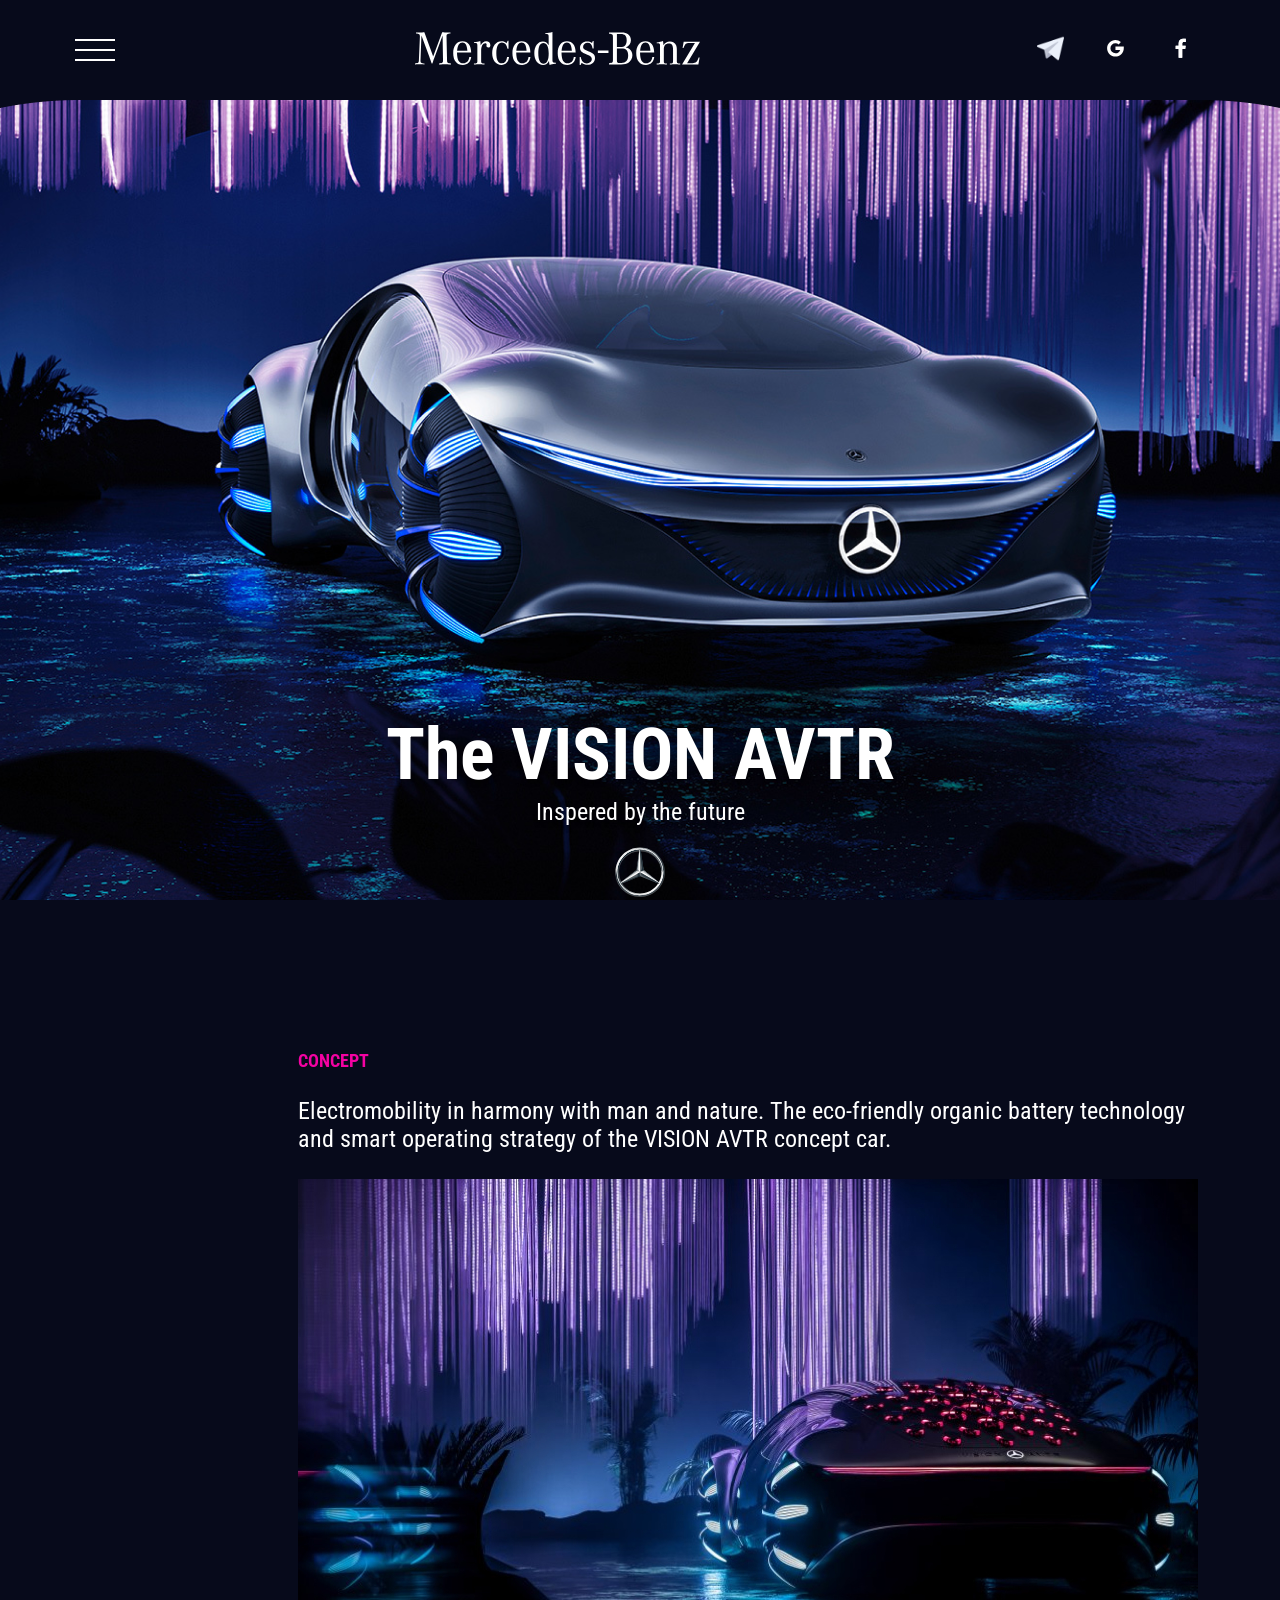
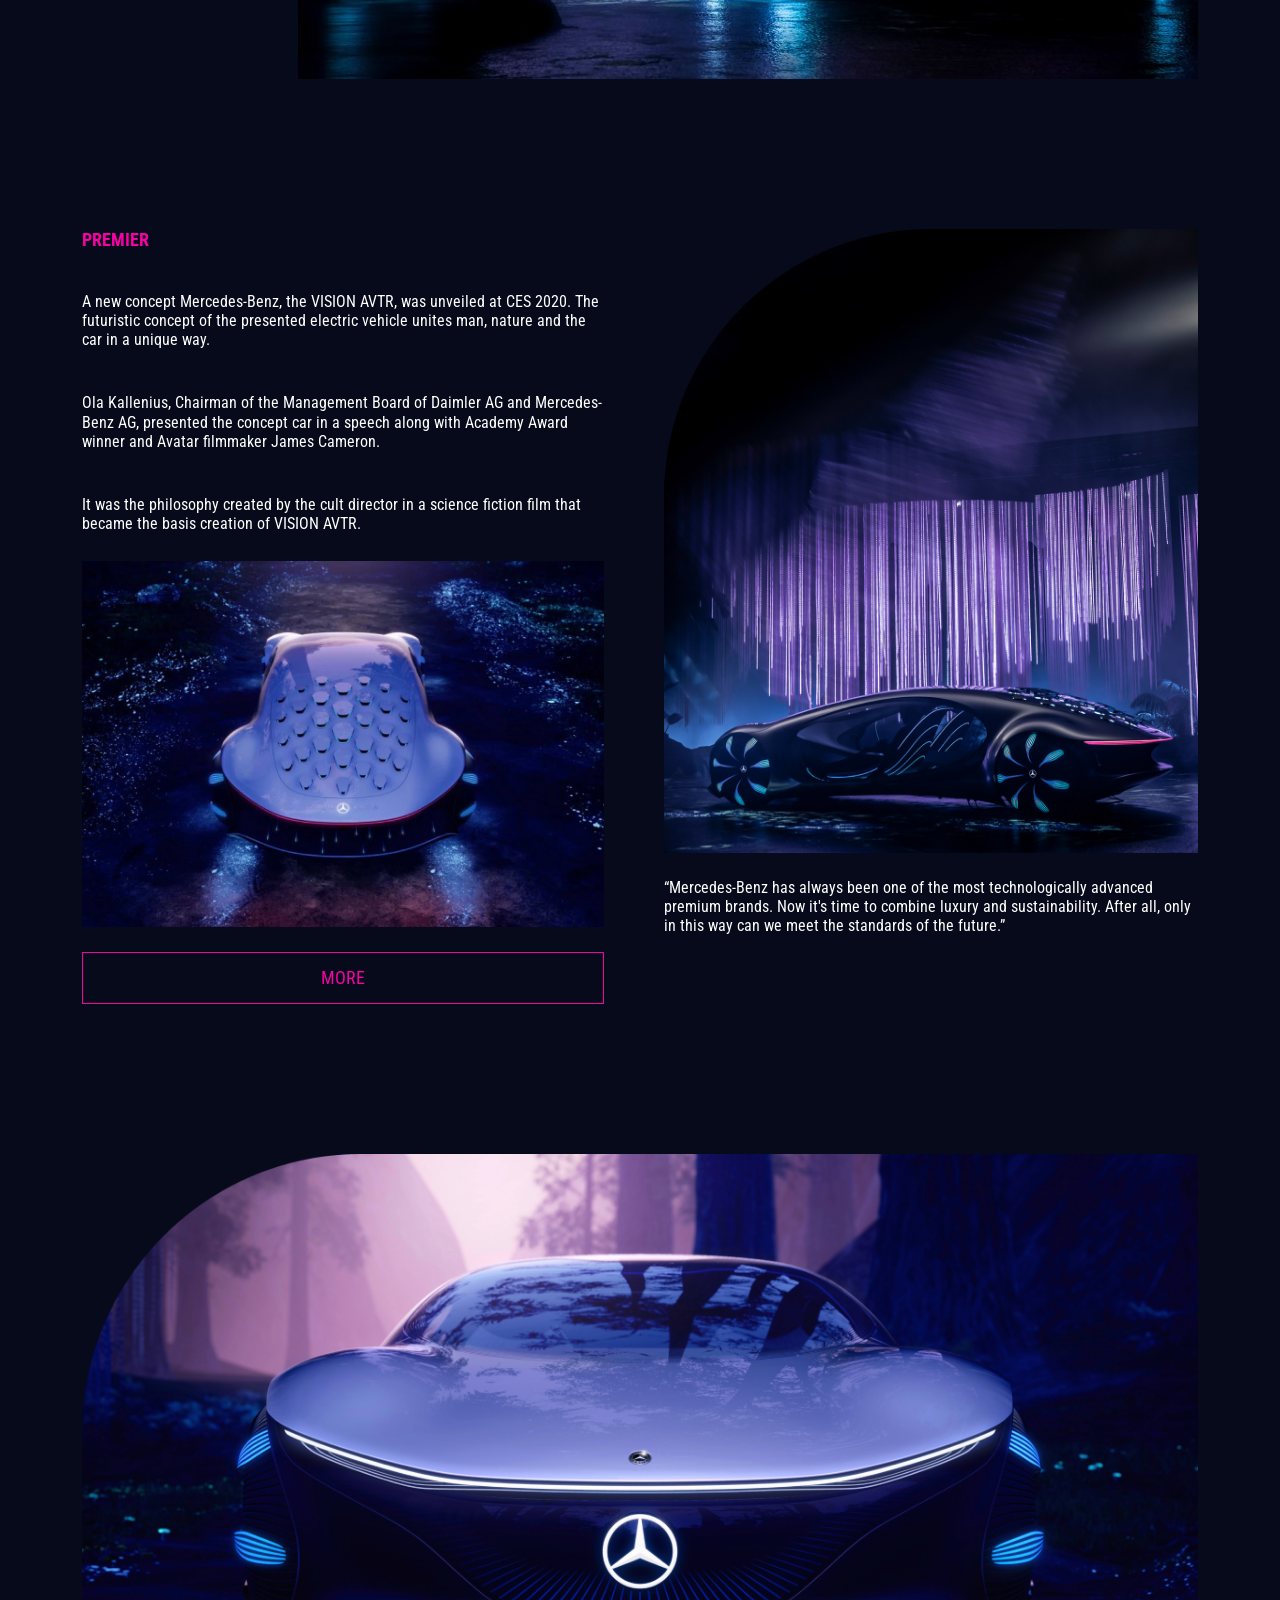
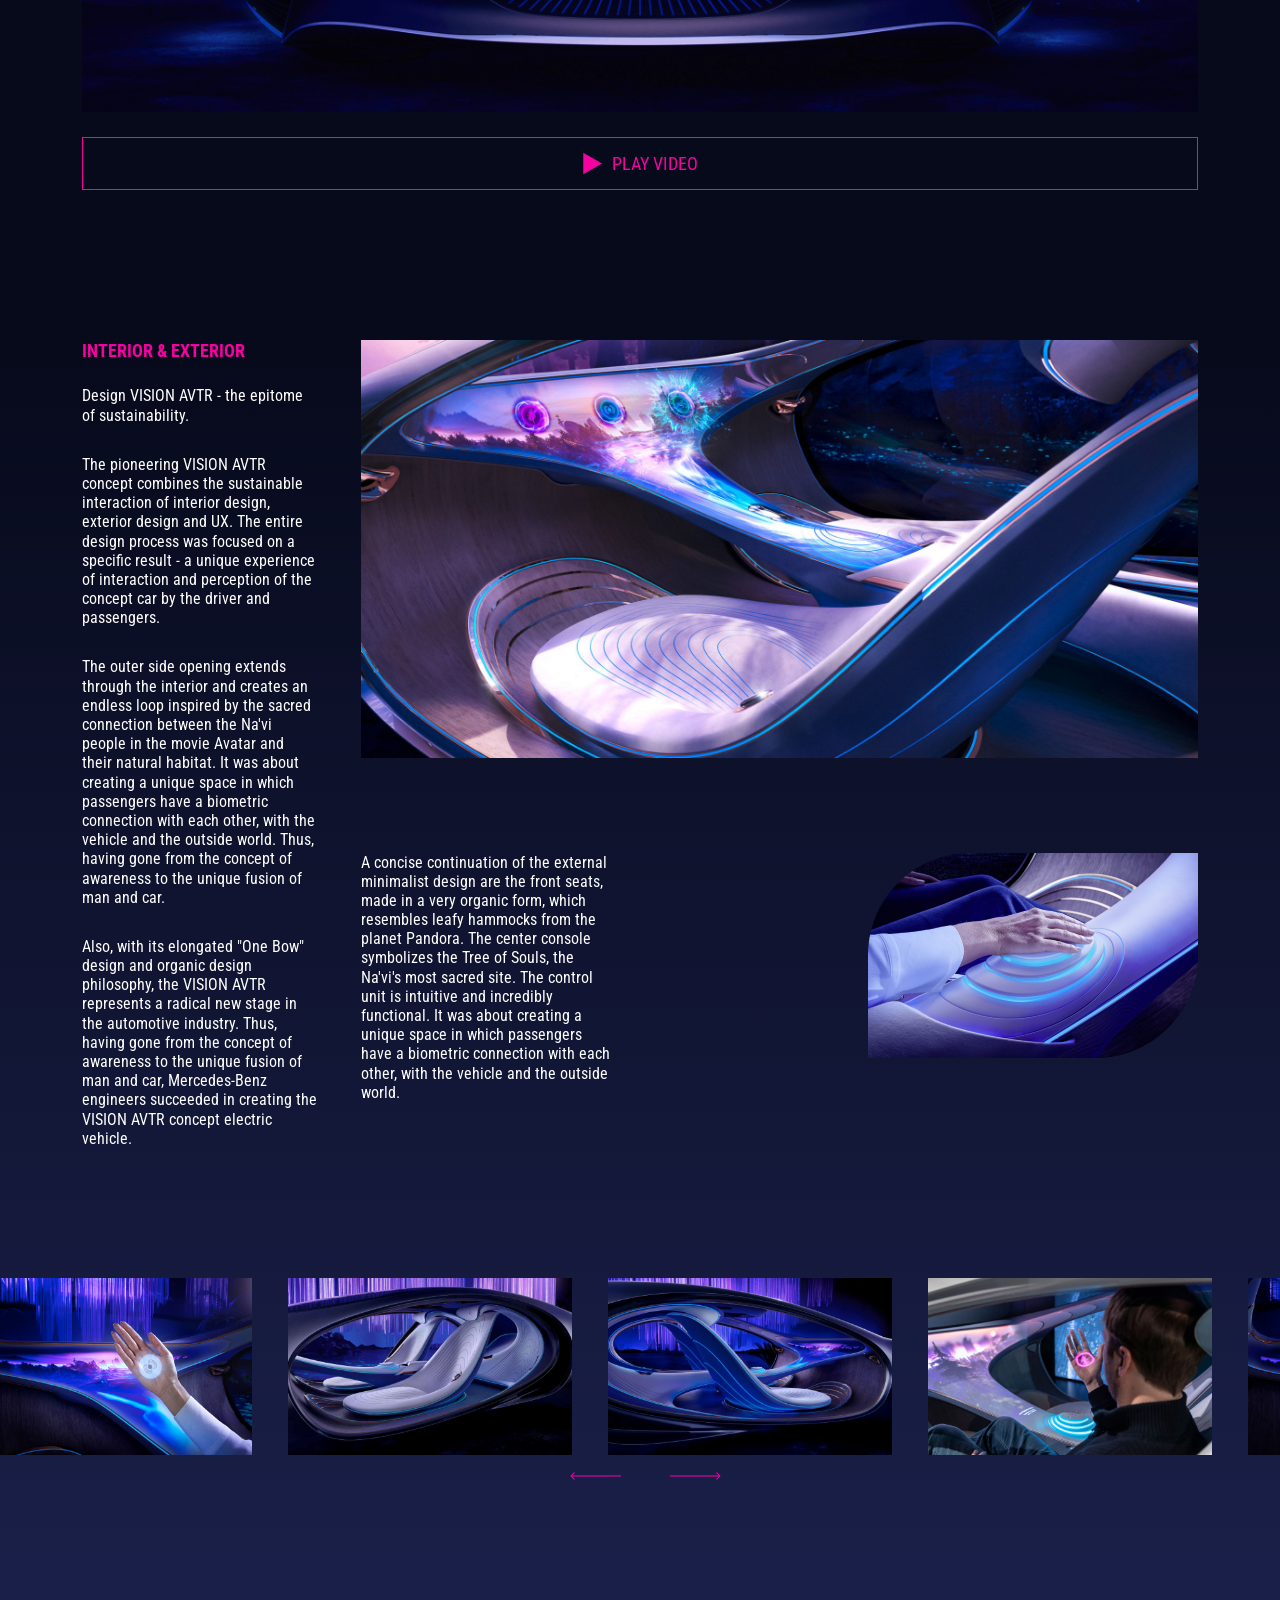
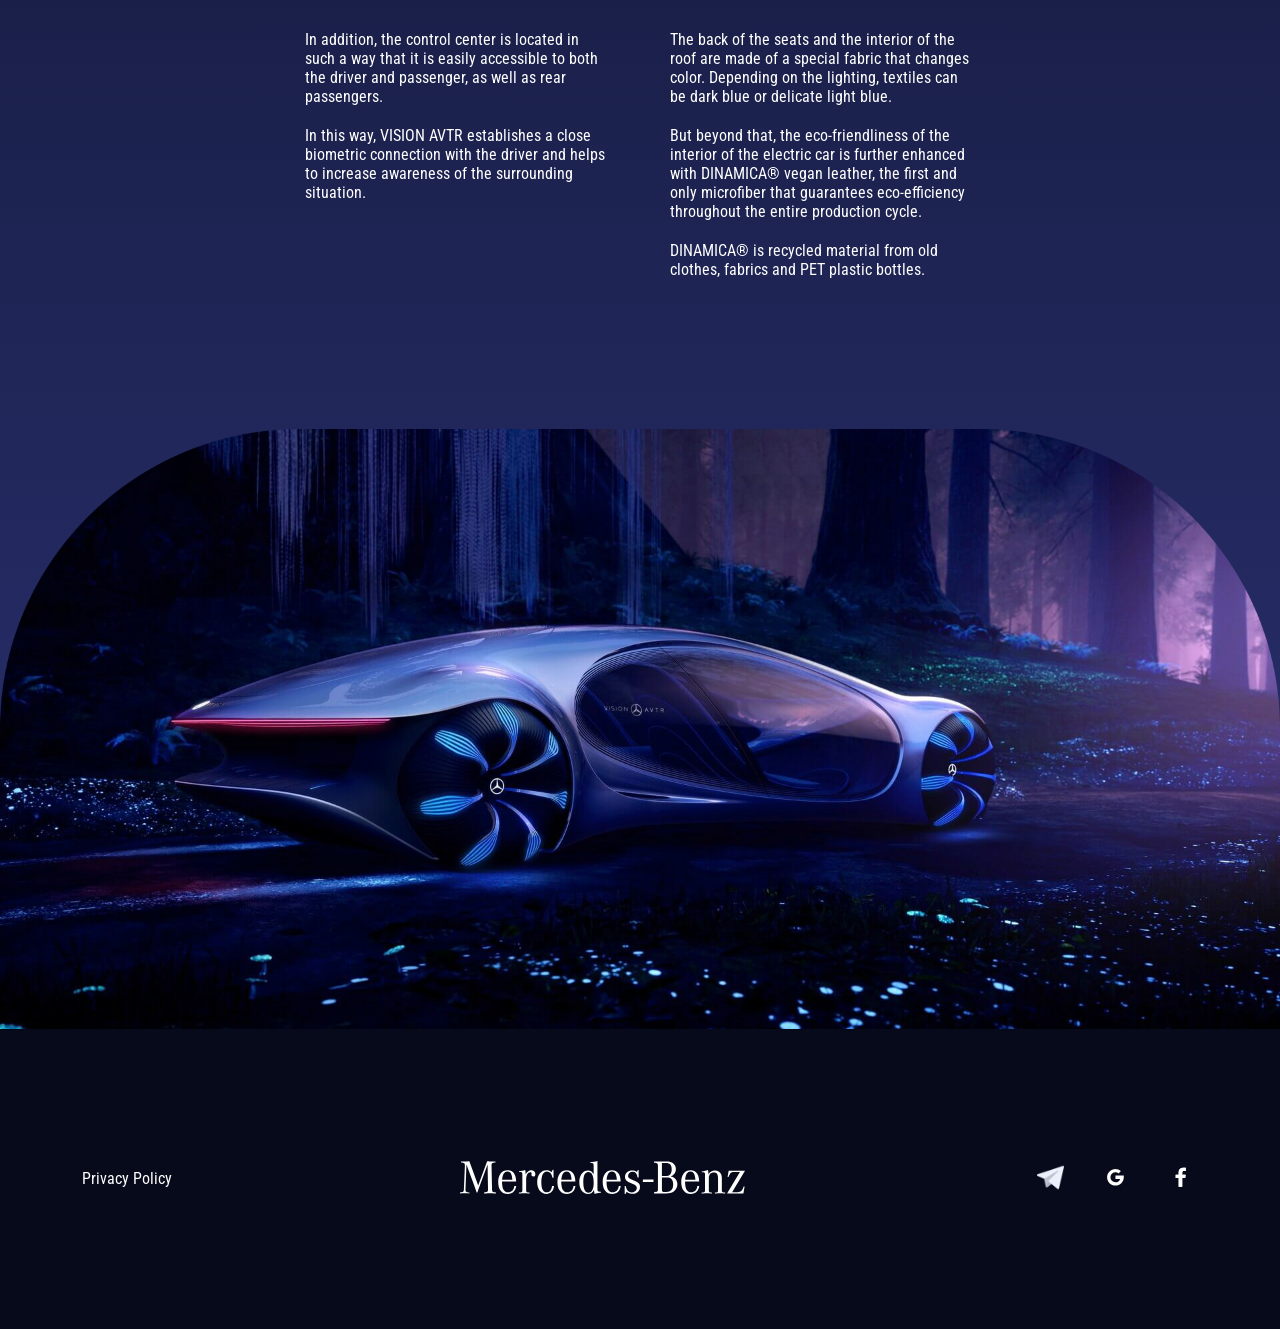
<file: index.html>
<!DOCTYPE html><html><head><meta charset="utf-8"><meta name="viewport" content="width=device-width,initial-scale=1"><title>Iryna Pec Mercedes</title><link rel="icon" type="image/x-icon" href="img/fav.ico"><link href="https://fonts.googleapis.com/css?family=Roboto+Condensed:300,300italic,regular,italic,700,700italic" rel="stylesheet"><link rel="stylesheet" href="css/style.min.css"></head><body><header class="header">
    <div class="container">
        <div class="row">
            <div class="col-12 d-flex justify-content-between align-items-center">
                <div class="header__burger">
                    <div id="burger-icon" class="menu__btn">
                        <span></span>
                    </div>
                    <div id="burger-menu" class="burger__menu">
                        <div class="menu__nav d-flex justify-content-center">
                            <ul>
                                <li>
                                    <a href="#concept">Concept</a>
                                </li>
                                <li>
                                    <a href="#premier">Premier</a>
                                </li>
                                <li>
                                    <a href="#video">Video</a>
                                </li>
                                <li>
                                    <a href="#interior-exterior">Interior & exterior</a>
                                </li>
                            </ul>
                        </div>
                        <div class="menu__social">
                            <ul>
                                <li>
                                    <a target="_blank" href="https://t.me/+nun-vdVAW29hYmMy">
                                        <img src="img/telegram.svg" alt="telegram">
                                    </a>
                                </li>
                                <li>
                                    <a target="_blank"
                                        href="https://www.google.com/search?q=%D0%BC%D0%B5%D1%80%D1%81%D0%B5%D0%B4%D0%B5%D1%81+avtr&rlz=1C1OKWM_ukUA848UA848&oq=&aqs=chrome.0.35i39i362l8.6863432839j0j15&sourceid=chrome&ie=UTF-8">
                                        <img src="img/Google.svg" alt="google">
                                    </a>
                                </li>
                                <li>
                                    <a target="_blank" href="https://www.facebook.com/watch/?v=301818875101830">
                                        <img src="img/Facebook.svg" alt="facebook">
                                    </a>
                                </li>
                            </ul>
                        </div>
                    </div>
                </div>
                <div class="header__logo">
                    <a href="#"><img src="img/logo.svg" alt="logo"></a>
                </div>
                <div class="header__nav">
                    <ul>
                        <li>
                            <a target="_blank" href="https://t.me/+nun-vdVAW29hYmMy">
                                <img src="img/telegram.svg" alt="telegram">
                            </a>
                        </li>
                        <li>
                            <a target="_blank"
                                href="https://www.google.com/search?q=%D0%BC%D0%B5%D1%80%D1%81%D0%B5%D0%B4%D0%B5%D1%81+avtr&rlz=1C1OKWM_ukUA848UA848&oq=&aqs=chrome.0.35i39i362l8.6863432839j0j15&sourceid=chrome&ie=UTF-8">
                                <img src="img/Google.svg" alt="google">
                            </a>
                        </li>
                        <li>
                            <a target="_blank" href="https://www.facebook.com/watch/?v=301818875101830">
                                <img src="img/Facebook.svg" alt="facebook">
                            </a>
                        </li>
                    </ul>
                </div>
            </div>
        </div>
    </div>
</header> <section class="hero">
    <div class="hero__title">
        <h1>The VISION AVTR</h1> 
    </div>
    <div class="hero__description">
        <p>Inspered by the future</p> 
    </div>
    <div class="hero__icon">
        <img src="img/hero-logo.svg" alt="logo">
    </div>
</section> <section id="concept" class="concept">
    <div class="container">
        <div class="row">
            <div class="col-12">
                <div class="concept__container">
                    <div class="concept__title">
                        <h3>concept</h3>
                    </div>
                    <div class="concept__description">
                        <p>Electromobility in harmony with man and nature. The eco-friendly organic battery technology and
                            smart operating strategy of the VISION AVTR concept car.
                        </p>
                    </div>
                    <div class="concept__img">
                        <img src="img/concept-img.jpg" alt="img">
                    </div>
                </div>
           
            </div>
        </div>
    </div>
</section> <section id="premier" class="premier">
    <div class="container">
        <div class="container__premier">
            <div class="premier__column">
                <div class="premier__title">
                    <h3>Premier</h3>
                </div>
                <div class="premier__description">
                    <p class="pt-3">
                        A new concept Mercedes-Benz, the VISION AVTR, was unveiled at CES 2020. The futuristic
                        concept of the presented electric vehicle unites man, nature and the car in a unique way.
                    </p>
                    <p class="pt-3">
                        Ola Kallenius, Chairman of the Management Board of Daimler AG and Mercedes-Benz AG,
                        presented the concept car in a speech along with Academy Award winner and Avatar filmmaker
                        James Cameron.
                    </p>
                    <p class="pt-3">
                        It was the philosophy created by the cult director in a science fiction film that became the basis
                        creation of VISION AVTR.
                    </p>
                </div>
                <div class="premier__img">
                    <img src="img/premier-img.jpg" alt="img">
                </div>
                <button>more</button>
            </div>
            <div class="premier__column">
                <div class="premier__img">
                    <img src="img/premier-image.webp" alt="img">
                </div>
                <div class="premier__description">
                    <p>
                        “Mercedes-Benz has always been one of the most technologically advanced premium brands. Now it's
                        time to combine luxury and sustainability. After all, only in this way can we meet the standards of
                        the future.”
                    </p>
                </div>
            </div>
        </div>
    </div>
</section> <section id="video" class="video">
    <div class="container">
        <div class="row">
            <img src="img/video.webp" alt="img">
        </div>
        <a target="_blank" href="https://www.youtube.com/watch?v=l5ZK0S8Q7JU&ab_channel=Mercedes-Benz" class="video__btn">
            <svg width="19" height="23" viewBox="0 0 19 23" fill="none" xmlns="http://www.w3.org/2000/svg">
                <path d="M19 11.5L0.25 22.3253L0.25 0.674683L19 11.5Z" fill="#F402A2" />
            </svg>
            <span>play video</span>
        </a>
    </div>
</section> <section id="interior-exterior" class="design">
    <div class="container">
        <div class="row">
            <div class="design__interior">
                <div class="col-12 col-lg-3">
                    <div class="interior__title">
                        <h3>interior & exterior</h3>
                    </div>
                    <div class="interior__describe">
                        <p>
                            Design VISION AVTR - the epitome of sustainability.
                        </p>
                        <p>The pioneering VISION AVTR concept combines the sustainable interaction of interior
                            design,
                            exterior design and UX. The entire design process was focused on a specific result - a
                            unique
                            experience of interaction and perception of the concept car by the driver and
                            passengers.
                        </p>
                        <p>
                            The outer side opening extends through the interior and creates an endless loop inspired
                            by the
                            sacred connection between the Na'vi people in the movie Avatar and their natural
                            habitat. It was
                            about creating a unique space in which passengers have a biometric connection with each
                            other,
                            with the vehicle and the outside world.
                            Thus, having gone from the concept of
                            awareness to the unique fusion of man and car.
                        </p>
                        <p>
                            Also, with its elongated "One Bow" design and organic design philosophy, the VISION AVTR
                            represents a radical new stage in the automotive industry. Thus, having gone from the
                            concept of
                            awareness to the unique fusion of man and car, Mercedes-Benz engineers succeeded in
                            creating the
                            VISION AVTR concept electric vehicle.
                        </p>
                    </div>
                </div>
                <div class="col-9">
                    <div class="interior__img">
                        <img src="img/interior1.jpg" alt="img">
                    </div>
                    <div class="block__interior">
                        <p class="interior__text">
                            A concise continuation of the external minimalist design are the front seats, made in a very
                            organic form, which resembles leafy hammocks from the planet Pandora. The center console
                            symbolizes the Tree of Souls, the Na'vi's most sacred site. The control unit is intuitive
                            and
                            incredibly functional.
                            It was
                            about creating a unique space in which passengers have a biometric connection with each
                            other,
                            with the vehicle and the outside world.

                        </p>
                        <div>
                            <img src="img/interior2.webp" alt="img">
                        </div>

                    </div>

                </div>

            </div>
        </div>
    </div>
    <div class="design__slider">
        <img class="slider__img" src="img/slider-1.jpg" alt="img">
        <img class="slider__img" src="img/slider-2.jpg" alt="img">
        <img class="slider__img" src="img/slider-3.jpg" alt="img">
        <img class="slider__img" src="img/slider-4.jpg" alt="img">
        <img class="slider__img" src="img/slider-1.jpg" alt="img">
        <img class="slider__img" src="img/slider-2.jpg" alt="img">
        <img class="slider__img" src="img/slider-3.jpg" alt="img">
        <img class="slider__img" src="img/slider-4.jpg" alt="img">
    </div>
    <div class="design__text">
        <p class="text_left">
            In addition, the control center is located in such a way that it is easily accessible to both the driver and
            passenger, as well as rear passengers.
            <br>
            <br>
            In this way, VISION AVTR establishes a close biometric connection with the driver and helps to increase
            awareness of the surrounding situation.
        </p>
        <p>
            The back of the seats and the interior of the roof are made of a special fabric that changes color.
            Depending on the lighting, textiles can be dark blue or delicate light blue.
            <br>
            <br>
            But beyond that, the eco-friendliness of the interior of the electric car is further enhanced with DINAMICA®
            vegan leather, the first and only microfiber that guarantees eco-efficiency throughout the entire production
            cycle.
            <br>
            <br>
            DINAMICA® is recycled material from old clothes, fabrics and PET plastic bottles.
        </p>
    </div>
    <div class="design__exterior">
        <img src="./img/design-bg.webp" alt="img">
    </div>
</section> <footer class="footer">
    <div class="container">
        <div class="row">
            <div class="col-12">
                <div class="footer__mobile">
                    <div class="footer__link">
                        <a href="#">Privacy Policy</a>
                    </div>
                    <div class="footer__logo">
                        <img src="img/logo.svg" alt="logo">
                    </div>
                    <div class="footer__nav">
                        <ul>
                            <li>
                                <a target="_blank" href="https://t.me/+nun-vdVAW29hYmMy">
                                    <img src="img/telegram.svg" alt="telegram">
                                </a>
                            </li>
                            <li>
                                <a target="_blank" href="https://www.google.com/search?q=%D0%BC%D0%B5%D1%80%D1%81%D0%B5%D0%B4%D0%B5%D1%81+avtr&rlz=1C1OKWM_ukUA848UA848&oq=&aqs=chrome.0.35i39i362l8.6863432839j0j15&sourceid=chrome&ie=UTF-8">
                                    <img src="img/Google.svg" alt="google">
                                </a>
                            </li>
                            <li>
                                <a target="_blank" href="https://www.facebook.com/watch/?v=301818875101830">
                                    <img src="img/Facebook.svg" alt="facebook">
                                </a>
                            </li>
                        </ul>
                    </div>
                </div>
              
            </div>
        </div>
</footer>


 <div style="display: none!important;">
    <!-- <svg id="icon-location" viewBox="0 0 20 20" fill="none" xmlns="http://www.w3.org/2000/svg"> -->
        <!-- <path -->
            <!-- d="M10 1.25C8.1773 1.25215 6.42987 1.97717 5.14102 3.26602C3.85218 4.55486 3.12716 6.3023 3.12501 8.125C3.12282 9.61452 3.60937 11.0636 4.51001 12.25C4.51001 12.25 4.69751 12.4969 4.72813 12.5325L10 18.75L15.2744 12.5294C15.3019 12.4963 15.49 12.25 15.49 12.25L15.4906 12.2481C16.3908 11.0623 16.8771 9.61383 16.875 8.125C16.8729 6.3023 16.1478 4.55486 14.859 3.26602C13.5701 1.97717 11.8227 1.25215 10 1.25V1.25ZM10 10.625C9.50555 10.625 9.02221 10.4784 8.61108 10.2037C8.19996 9.92897 7.87953 9.53852 7.69031 9.08171C7.50109 8.62489 7.45158 8.12223 7.54804 7.63727C7.64451 7.15232 7.88261 6.70686 8.23224 6.35723C8.58187 6.0076 9.02733 5.7695 9.51228 5.67304C9.99723 5.57657 10.4999 5.62608 10.9567 5.8153C11.4135 6.00452 11.804 6.32495 12.0787 6.73607C12.3534 7.1472 12.5 7.63055 12.5 8.125C12.4992 8.78779 12.2355 9.42319 11.7669 9.89185C11.2982 10.3605 10.6628 10.6242 10 10.625V10.625Z" -->
            <!-- fill="#FFAE9C" /> -->
    <!-- </svg> -->

    


</div><script src="https://code.jquery.com/jquery-3.6.3.min.js"></script><script src="js/slick.min.js"></script><script src="js/script.js"></script></body></html>
</file>
<file: css/style.min.css>
@charset "UTF-8";@import url(https://fonts.googleapis.com/css2?family=Roboto:ital,wght@0,100;0,300;0,400;0,500;0,700;0,900;1,100;1,300;1,400;1,500;1,700;1,900&display=swap);@import url(https://fonts.googleapis.com/css2?family=Ubuntu:ital,wght@0,300;0,400;0,500;0,700;1,300;1,400;1,500;1,700&display=swap);/*!
 * Bootstrap v5.0.2 (https://getbootstrap.com/)
 * Copyright 2011-2021 The Bootstrap Authors
 * Copyright 2011-2021 Twitter, Inc.
 * Licensed under MIT (https://github.com/twbs/bootstrap/blob/main/LICENSE)
 */:root{--bs-blue:#0d6efd;--bs-indigo:#6610f2;--bs-purple:#6f42c1;--bs-pink:#d63384;--bs-red:#dc3545;--bs-orange:#fd7e14;--bs-yellow:#ffc107;--bs-green:#198754;--bs-teal:#20c997;--bs-cyan:#0dcaf0;--bs-white:#fff;--bs-gray:#6c757d;--bs-gray-dark:#343a40;--bs-primary:#0d6efd;--bs-secondary:#6c757d;--bs-success:#198754;--bs-info:#0dcaf0;--bs-warning:#ffc107;--bs-danger:#dc3545;--bs-light:#f8f9fa;--bs-dark:#212529;--bs-font-sans-serif:system-ui,-apple-system,"Segoe UI",Roboto,"Helvetica Neue",Arial,"Noto Sans","Liberation Sans",sans-serif,"Apple Color Emoji","Segoe UI Emoji","Segoe UI Symbol","Noto Color Emoji";--bs-font-monospace:SFMono-Regular,Menlo,Monaco,Consolas,"Liberation Mono","Courier New",monospace;--bs-gradient:linear-gradient(180deg, rgba(255, 255, 255, 0.15), rgba(255, 255, 255, 0))}*,::after,::before{box-sizing:border-box}@media (prefers-reduced-motion:no-preference){:root{scroll-behavior:smooth}}body{margin:0;font-family:var(--bs-font-sans-serif);font-size:1rem;font-weight:400;line-height:1.5;color:#212529;background-color:#fff;-webkit-text-size-adjust:100%;-webkit-tap-highlight-color:transparent}hr{margin:1rem 0;color:inherit;background-color:currentColor;border:0;opacity:.25}hr:not([size]){height:1px}.h1,.h2,.h3,.h4,.h5,.h6,h1,h2,h3,h4,h5,h6{margin-top:0;margin-bottom:.5rem;font-weight:500;line-height:1.2}.h1,h1{font-size:calc(1.375rem + 1.5vw)}@media (min-width:1200px){.h1,h1{font-size:2.5rem}}.h2,h2{font-size:calc(1.325rem + .9vw)}@media (min-width:1200px){.h2,h2{font-size:2rem}}.h3,h3{font-size:calc(1.3rem + .6vw)}@media (min-width:1200px){.h3,h3{font-size:1.75rem}}.h4,h4{font-size:calc(1.275rem + .3vw)}@media (min-width:1200px){.h4,h4{font-size:1.5rem}}.h5,h5{font-size:1.25rem}.h6,h6{font-size:1rem}p{margin-top:0;margin-bottom:1rem}abbr[data-bs-original-title],abbr[title]{-webkit-text-decoration:underline dotted;text-decoration:underline dotted;cursor:help;-webkit-text-decoration-skip-ink:none;text-decoration-skip-ink:none}address{margin-bottom:1rem;font-style:normal;line-height:inherit}ol,ul{padding-left:2rem}dl,ol,ul{margin-top:0;margin-bottom:1rem}ol ol,ol ul,ul ol,ul ul{margin-bottom:0}dt{font-weight:700}dd{margin-bottom:.5rem;margin-left:0}blockquote{margin:0 0 1rem}b,strong{font-weight:bolder}.small,small{font-size:.875em}.mark,mark{padding:.2em;background-color:#fcf8e3}sub,sup{position:relative;font-size:.75em;line-height:0;vertical-align:baseline}sub{bottom:-.25em}sup{top:-.5em}a{color:#0d6efd;text-decoration:underline}a:hover{color:#0a58ca}a:not([href]):not([class]),a:not([href]):not([class]):hover{color:inherit;text-decoration:none}code,kbd,pre,samp{font-family:var(--bs-font-monospace);font-size:1em;direction:ltr;unicode-bidi:bidi-override}pre{display:block;margin-top:0;margin-bottom:1rem;overflow:auto;font-size:.875em}pre code{font-size:inherit;color:inherit;word-break:normal}code{font-size:.875em;color:#d63384;word-wrap:break-word}a>code{color:inherit}kbd{padding:.2rem .4rem;font-size:.875em;color:#fff;background-color:#212529;border-radius:.2rem}kbd kbd{padding:0;font-size:1em;font-weight:700}figure{margin:0 0 1rem}img,svg{vertical-align:middle}table{caption-side:bottom;border-collapse:collapse}caption{padding-top:.5rem;padding-bottom:.5rem;color:#6c757d;text-align:left}th{text-align:inherit;text-align:-webkit-match-parent}tbody,td,tfoot,th,thead,tr{border-color:inherit;border-style:solid;border-width:0}label{display:inline-block}button{border-radius:0}button:focus:not(:focus-visible){outline:0}button,input,optgroup,select,textarea{margin:0;font-family:inherit;font-size:inherit;line-height:inherit}button,select{text-transform:none}[role=button]{cursor:pointer}select{word-wrap:normal}select:disabled{opacity:1}[list]::-webkit-calendar-picker-indicator{display:none}[type=button],[type=reset],[type=submit],button{-webkit-appearance:button}[type=button]:not(:disabled),[type=reset]:not(:disabled),[type=submit]:not(:disabled),button:not(:disabled){cursor:pointer}::-moz-focus-inner{padding:0;border-style:none}textarea{resize:vertical}fieldset{min-width:0;padding:0;margin:0;border:0}legend{float:left;width:100%;padding:0;margin-bottom:.5rem;font-size:calc(1.275rem + .3vw);line-height:inherit}@media (min-width:1200px){legend{font-size:1.5rem}}legend+*{clear:left}::-webkit-datetime-edit-day-field,::-webkit-datetime-edit-fields-wrapper,::-webkit-datetime-edit-hour-field,::-webkit-datetime-edit-minute,::-webkit-datetime-edit-month-field,::-webkit-datetime-edit-text,::-webkit-datetime-edit-year-field{padding:0}::-webkit-inner-spin-button{height:auto}[type=search]{outline-offset:-2px;-webkit-appearance:textfield}::-webkit-search-decoration{-webkit-appearance:none}::-webkit-color-swatch-wrapper{padding:0}::file-selector-button{font:inherit}::-webkit-file-upload-button{font:inherit;-webkit-appearance:button}output{display:inline-block}iframe{border:0}summary{display:list-item;cursor:pointer}progress{vertical-align:baseline}[hidden]{display:none!important}.lead{font-size:1.25rem;font-weight:300}.display-1{font-size:calc(1.625rem + 4.5vw);font-weight:300;line-height:1.2}@media (min-width:1200px){.display-1{font-size:5rem}}.display-2{font-size:calc(1.575rem + 3.9vw);font-weight:300;line-height:1.2}@media (min-width:1200px){.display-2{font-size:4.5rem}}.display-3{font-size:calc(1.525rem + 3.3vw);font-weight:300;line-height:1.2}@media (min-width:1200px){.display-3{font-size:4rem}}.display-4{font-size:calc(1.475rem + 2.7vw);font-weight:300;line-height:1.2}@media (min-width:1200px){.display-4{font-size:3.5rem}}.display-5{font-size:calc(1.425rem + 2.1vw);font-weight:300;line-height:1.2}@media (min-width:1200px){.display-5{font-size:3rem}}.display-6{font-size:calc(1.375rem + 1.5vw);font-weight:300;line-height:1.2}@media (min-width:1200px){.display-6{font-size:2.5rem}}.list-unstyled{padding-left:0;list-style:none}.list-inline{padding-left:0;list-style:none}.list-inline-item{display:inline-block}.list-inline-item:not(:last-child){margin-right:.5rem}.initialism{font-size:.875em;text-transform:uppercase}.blockquote{margin-bottom:1rem;font-size:1.25rem}.blockquote>:last-child{margin-bottom:0}.blockquote-footer{margin-top:-1rem;margin-bottom:1rem;font-size:.875em;color:#6c757d}.blockquote-footer::before{content:"— "}.img-fluid{max-width:100%;height:auto}.img-thumbnail{padding:.25rem;background-color:#fff;border:1px solid #dee2e6;border-radius:.25rem;max-width:100%;height:auto}.figure{display:inline-block}.figure-img{margin-bottom:.5rem;line-height:1}.figure-caption{font-size:.875em;color:#6c757d}.container,.container-fluid,.container-lg,.container-md,.container-sm,.container-xl,.container-xxl{width:100%;padding-right:var(--bs-gutter-x,.75rem);padding-left:var(--bs-gutter-x,.75rem);margin-right:auto;margin-left:auto}@media (min-width:576px){.container,.container-sm{max-width:540px}}@media (min-width:768px){.container,.container-md,.container-sm{max-width:720px}}@media (min-width:992px){.container,.container-lg,.container-md,.container-sm{max-width:960px}}@media (min-width:1200px){.container,.container-lg,.container-md,.container-sm,.container-xl{max-width:1140px}}@media (min-width:1400px){.container,.container-lg,.container-md,.container-sm,.container-xl,.container-xxl{max-width:1320px}}.row{--bs-gutter-x:1.5rem;--bs-gutter-y:0;display:flex;flex-wrap:wrap;margin-top:calc(var(--bs-gutter-y) * -1);margin-right:calc(var(--bs-gutter-x) * -.5);margin-left:calc(var(--bs-gutter-x) * -.5)}.row>*{flex-shrink:0;width:100%;max-width:100%;padding-right:calc(var(--bs-gutter-x) * .5);padding-left:calc(var(--bs-gutter-x) * .5);margin-top:var(--bs-gutter-y)}.col{flex:1 0 0%}.row-cols-auto>*{flex:0 0 auto;width:auto}.row-cols-1>*{flex:0 0 auto;width:100%}.row-cols-2>*{flex:0 0 auto;width:50%}.row-cols-3>*{flex:0 0 auto;width:33.3333333333%}.row-cols-4>*{flex:0 0 auto;width:25%}.row-cols-5>*{flex:0 0 auto;width:20%}.row-cols-6>*{flex:0 0 auto;width:16.6666666667%}@media (min-width:576px){.col-sm{flex:1 0 0%}.row-cols-sm-auto>*{flex:0 0 auto;width:auto}.row-cols-sm-1>*{flex:0 0 auto;width:100%}.row-cols-sm-2>*{flex:0 0 auto;width:50%}.row-cols-sm-3>*{flex:0 0 auto;width:33.3333333333%}.row-cols-sm-4>*{flex:0 0 auto;width:25%}.row-cols-sm-5>*{flex:0 0 auto;width:20%}.row-cols-sm-6>*{flex:0 0 auto;width:16.6666666667%}}@media (min-width:768px){.col-md{flex:1 0 0%}.row-cols-md-auto>*{flex:0 0 auto;width:auto}.row-cols-md-1>*{flex:0 0 auto;width:100%}.row-cols-md-2>*{flex:0 0 auto;width:50%}.row-cols-md-3>*{flex:0 0 auto;width:33.3333333333%}.row-cols-md-4>*{flex:0 0 auto;width:25%}.row-cols-md-5>*{flex:0 0 auto;width:20%}.row-cols-md-6>*{flex:0 0 auto;width:16.6666666667%}}@media (min-width:992px){.col-lg{flex:1 0 0%}.row-cols-lg-auto>*{flex:0 0 auto;width:auto}.row-cols-lg-1>*{flex:0 0 auto;width:100%}.row-cols-lg-2>*{flex:0 0 auto;width:50%}.row-cols-lg-3>*{flex:0 0 auto;width:33.3333333333%}.row-cols-lg-4>*{flex:0 0 auto;width:25%}.row-cols-lg-5>*{flex:0 0 auto;width:20%}.row-cols-lg-6>*{flex:0 0 auto;width:16.6666666667%}}@media (min-width:1200px){.col-xl{flex:1 0 0%}.row-cols-xl-auto>*{flex:0 0 auto;width:auto}.row-cols-xl-1>*{flex:0 0 auto;width:100%}.row-cols-xl-2>*{flex:0 0 auto;width:50%}.row-cols-xl-3>*{flex:0 0 auto;width:33.3333333333%}.row-cols-xl-4>*{flex:0 0 auto;width:25%}.row-cols-xl-5>*{flex:0 0 auto;width:20%}.row-cols-xl-6>*{flex:0 0 auto;width:16.6666666667%}}@media (min-width:1400px){.col-xxl{flex:1 0 0%}.row-cols-xxl-auto>*{flex:0 0 auto;width:auto}.row-cols-xxl-1>*{flex:0 0 auto;width:100%}.row-cols-xxl-2>*{flex:0 0 auto;width:50%}.row-cols-xxl-3>*{flex:0 0 auto;width:33.3333333333%}.row-cols-xxl-4>*{flex:0 0 auto;width:25%}.row-cols-xxl-5>*{flex:0 0 auto;width:20%}.row-cols-xxl-6>*{flex:0 0 auto;width:16.6666666667%}}.col-auto{flex:0 0 auto;width:auto}.col-1{flex:0 0 auto;width:8.33333333%}.col-2{flex:0 0 auto;width:16.66666667%}.col-3{flex:0 0 auto;width:25%}.col-4{flex:0 0 auto;width:33.33333333%}.col-5{flex:0 0 auto;width:41.66666667%}.col-6{flex:0 0 auto;width:50%}.col-7{flex:0 0 auto;width:58.33333333%}.col-8{flex:0 0 auto;width:66.66666667%}.col-9{flex:0 0 auto;width:75%}.col-10{flex:0 0 auto;width:83.33333333%}.col-11{flex:0 0 auto;width:91.66666667%}.col-12{flex:0 0 auto;width:100%}.offset-1{margin-left:8.33333333%}.offset-2{margin-left:16.66666667%}.offset-3{margin-left:25%}.offset-4{margin-left:33.33333333%}.offset-5{margin-left:41.66666667%}.offset-6{margin-left:50%}.offset-7{margin-left:58.33333333%}.offset-8{margin-left:66.66666667%}.offset-9{margin-left:75%}.offset-10{margin-left:83.33333333%}.offset-11{margin-left:91.66666667%}.g-0,.gx-0{--bs-gutter-x:0}.g-0,.gy-0{--bs-gutter-y:0}.g-1,.gx-1{--bs-gutter-x:0.25rem}.g-1,.gy-1{--bs-gutter-y:0.25rem}.g-2,.gx-2{--bs-gutter-x:0.5rem}.g-2,.gy-2{--bs-gutter-y:0.5rem}.g-3,.gx-3{--bs-gutter-x:1rem}.g-3,.gy-3{--bs-gutter-y:1rem}.g-4,.gx-4{--bs-gutter-x:1.5rem}.g-4,.gy-4{--bs-gutter-y:1.5rem}.g-5,.gx-5{--bs-gutter-x:3rem}.g-5,.gy-5{--bs-gutter-y:3rem}@media (min-width:576px){.col-sm-auto{flex:0 0 auto;width:auto}.col-sm-1{flex:0 0 auto;width:8.33333333%}.col-sm-2{flex:0 0 auto;width:16.66666667%}.col-sm-3{flex:0 0 auto;width:25%}.col-sm-4{flex:0 0 auto;width:33.33333333%}.col-sm-5{flex:0 0 auto;width:41.66666667%}.col-sm-6{flex:0 0 auto;width:50%}.col-sm-7{flex:0 0 auto;width:58.33333333%}.col-sm-8{flex:0 0 auto;width:66.66666667%}.col-sm-9{flex:0 0 auto;width:75%}.col-sm-10{flex:0 0 auto;width:83.33333333%}.col-sm-11{flex:0 0 auto;width:91.66666667%}.col-sm-12{flex:0 0 auto;width:100%}.offset-sm-0{margin-left:0}.offset-sm-1{margin-left:8.33333333%}.offset-sm-2{margin-left:16.66666667%}.offset-sm-3{margin-left:25%}.offset-sm-4{margin-left:33.33333333%}.offset-sm-5{margin-left:41.66666667%}.offset-sm-6{margin-left:50%}.offset-sm-7{margin-left:58.33333333%}.offset-sm-8{margin-left:66.66666667%}.offset-sm-9{margin-left:75%}.offset-sm-10{margin-left:83.33333333%}.offset-sm-11{margin-left:91.66666667%}.g-sm-0,.gx-sm-0{--bs-gutter-x:0}.g-sm-0,.gy-sm-0{--bs-gutter-y:0}.g-sm-1,.gx-sm-1{--bs-gutter-x:0.25rem}.g-sm-1,.gy-sm-1{--bs-gutter-y:0.25rem}.g-sm-2,.gx-sm-2{--bs-gutter-x:0.5rem}.g-sm-2,.gy-sm-2{--bs-gutter-y:0.5rem}.g-sm-3,.gx-sm-3{--bs-gutter-x:1rem}.g-sm-3,.gy-sm-3{--bs-gutter-y:1rem}.g-sm-4,.gx-sm-4{--bs-gutter-x:1.5rem}.g-sm-4,.gy-sm-4{--bs-gutter-y:1.5rem}.g-sm-5,.gx-sm-5{--bs-gutter-x:3rem}.g-sm-5,.gy-sm-5{--bs-gutter-y:3rem}}@media (min-width:768px){.col-md-auto{flex:0 0 auto;width:auto}.col-md-1{flex:0 0 auto;width:8.33333333%}.col-md-2{flex:0 0 auto;width:16.66666667%}.col-md-3{flex:0 0 auto;width:25%}.col-md-4{flex:0 0 auto;width:33.33333333%}.col-md-5{flex:0 0 auto;width:41.66666667%}.col-md-6{flex:0 0 auto;width:50%}.col-md-7{flex:0 0 auto;width:58.33333333%}.col-md-8{flex:0 0 auto;width:66.66666667%}.col-md-9{flex:0 0 auto;width:75%}.col-md-10{flex:0 0 auto;width:83.33333333%}.col-md-11{flex:0 0 auto;width:91.66666667%}.col-md-12{flex:0 0 auto;width:100%}.offset-md-0{margin-left:0}.offset-md-1{margin-left:8.33333333%}.offset-md-2{margin-left:16.66666667%}.offset-md-3{margin-left:25%}.offset-md-4{margin-left:33.33333333%}.offset-md-5{margin-left:41.66666667%}.offset-md-6{margin-left:50%}.offset-md-7{margin-left:58.33333333%}.offset-md-8{margin-left:66.66666667%}.offset-md-9{margin-left:75%}.offset-md-10{margin-left:83.33333333%}.offset-md-11{margin-left:91.66666667%}.g-md-0,.gx-md-0{--bs-gutter-x:0}.g-md-0,.gy-md-0{--bs-gutter-y:0}.g-md-1,.gx-md-1{--bs-gutter-x:0.25rem}.g-md-1,.gy-md-1{--bs-gutter-y:0.25rem}.g-md-2,.gx-md-2{--bs-gutter-x:0.5rem}.g-md-2,.gy-md-2{--bs-gutter-y:0.5rem}.g-md-3,.gx-md-3{--bs-gutter-x:1rem}.g-md-3,.gy-md-3{--bs-gutter-y:1rem}.g-md-4,.gx-md-4{--bs-gutter-x:1.5rem}.g-md-4,.gy-md-4{--bs-gutter-y:1.5rem}.g-md-5,.gx-md-5{--bs-gutter-x:3rem}.g-md-5,.gy-md-5{--bs-gutter-y:3rem}}@media (min-width:992px){.col-lg-auto{flex:0 0 auto;width:auto}.col-lg-1{flex:0 0 auto;width:8.33333333%}.col-lg-2{flex:0 0 auto;width:16.66666667%}.col-lg-3{flex:0 0 auto;width:25%}.col-lg-4{flex:0 0 auto;width:33.33333333%}.col-lg-5{flex:0 0 auto;width:41.66666667%}.col-lg-6{flex:0 0 auto;width:50%}.col-lg-7{flex:0 0 auto;width:58.33333333%}.col-lg-8{flex:0 0 auto;width:66.66666667%}.col-lg-9{flex:0 0 auto;width:75%}.col-lg-10{flex:0 0 auto;width:83.33333333%}.col-lg-11{flex:0 0 auto;width:91.66666667%}.col-lg-12{flex:0 0 auto;width:100%}.offset-lg-0{margin-left:0}.offset-lg-1{margin-left:8.33333333%}.offset-lg-2{margin-left:16.66666667%}.offset-lg-3{margin-left:25%}.offset-lg-4{margin-left:33.33333333%}.offset-lg-5{margin-left:41.66666667%}.offset-lg-6{margin-left:50%}.offset-lg-7{margin-left:58.33333333%}.offset-lg-8{margin-left:66.66666667%}.offset-lg-9{margin-left:75%}.offset-lg-10{margin-left:83.33333333%}.offset-lg-11{margin-left:91.66666667%}.g-lg-0,.gx-lg-0{--bs-gutter-x:0}.g-lg-0,.gy-lg-0{--bs-gutter-y:0}.g-lg-1,.gx-lg-1{--bs-gutter-x:0.25rem}.g-lg-1,.gy-lg-1{--bs-gutter-y:0.25rem}.g-lg-2,.gx-lg-2{--bs-gutter-x:0.5rem}.g-lg-2,.gy-lg-2{--bs-gutter-y:0.5rem}.g-lg-3,.gx-lg-3{--bs-gutter-x:1rem}.g-lg-3,.gy-lg-3{--bs-gutter-y:1rem}.g-lg-4,.gx-lg-4{--bs-gutter-x:1.5rem}.g-lg-4,.gy-lg-4{--bs-gutter-y:1.5rem}.g-lg-5,.gx-lg-5{--bs-gutter-x:3rem}.g-lg-5,.gy-lg-5{--bs-gutter-y:3rem}}@media (min-width:1200px){.col-xl-auto{flex:0 0 auto;width:auto}.col-xl-1{flex:0 0 auto;width:8.33333333%}.col-xl-2{flex:0 0 auto;width:16.66666667%}.col-xl-3{flex:0 0 auto;width:25%}.col-xl-4{flex:0 0 auto;width:33.33333333%}.col-xl-5{flex:0 0 auto;width:41.66666667%}.col-xl-6{flex:0 0 auto;width:50%}.col-xl-7{flex:0 0 auto;width:58.33333333%}.col-xl-8{flex:0 0 auto;width:66.66666667%}.col-xl-9{flex:0 0 auto;width:75%}.col-xl-10{flex:0 0 auto;width:83.33333333%}.col-xl-11{flex:0 0 auto;width:91.66666667%}.col-xl-12{flex:0 0 auto;width:100%}.offset-xl-0{margin-left:0}.offset-xl-1{margin-left:8.33333333%}.offset-xl-2{margin-left:16.66666667%}.offset-xl-3{margin-left:25%}.offset-xl-4{margin-left:33.33333333%}.offset-xl-5{margin-left:41.66666667%}.offset-xl-6{margin-left:50%}.offset-xl-7{margin-left:58.33333333%}.offset-xl-8{margin-left:66.66666667%}.offset-xl-9{margin-left:75%}.offset-xl-10{margin-left:83.33333333%}.offset-xl-11{margin-left:91.66666667%}.g-xl-0,.gx-xl-0{--bs-gutter-x:0}.g-xl-0,.gy-xl-0{--bs-gutter-y:0}.g-xl-1,.gx-xl-1{--bs-gutter-x:0.25rem}.g-xl-1,.gy-xl-1{--bs-gutter-y:0.25rem}.g-xl-2,.gx-xl-2{--bs-gutter-x:0.5rem}.g-xl-2,.gy-xl-2{--bs-gutter-y:0.5rem}.g-xl-3,.gx-xl-3{--bs-gutter-x:1rem}.g-xl-3,.gy-xl-3{--bs-gutter-y:1rem}.g-xl-4,.gx-xl-4{--bs-gutter-x:1.5rem}.g-xl-4,.gy-xl-4{--bs-gutter-y:1.5rem}.g-xl-5,.gx-xl-5{--bs-gutter-x:3rem}.g-xl-5,.gy-xl-5{--bs-gutter-y:3rem}}@media (min-width:1400px){.col-xxl-auto{flex:0 0 auto;width:auto}.col-xxl-1{flex:0 0 auto;width:8.33333333%}.col-xxl-2{flex:0 0 auto;width:16.66666667%}.col-xxl-3{flex:0 0 auto;width:25%}.col-xxl-4{flex:0 0 auto;width:33.33333333%}.col-xxl-5{flex:0 0 auto;width:41.66666667%}.col-xxl-6{flex:0 0 auto;width:50%}.col-xxl-7{flex:0 0 auto;width:58.33333333%}.col-xxl-8{flex:0 0 auto;width:66.66666667%}.col-xxl-9{flex:0 0 auto;width:75%}.col-xxl-10{flex:0 0 auto;width:83.33333333%}.col-xxl-11{flex:0 0 auto;width:91.66666667%}.col-xxl-12{flex:0 0 auto;width:100%}.offset-xxl-0{margin-left:0}.offset-xxl-1{margin-left:8.33333333%}.offset-xxl-2{margin-left:16.66666667%}.offset-xxl-3{margin-left:25%}.offset-xxl-4{margin-left:33.33333333%}.offset-xxl-5{margin-left:41.66666667%}.offset-xxl-6{margin-left:50%}.offset-xxl-7{margin-left:58.33333333%}.offset-xxl-8{margin-left:66.66666667%}.offset-xxl-9{margin-left:75%}.offset-xxl-10{margin-left:83.33333333%}.offset-xxl-11{margin-left:91.66666667%}.g-xxl-0,.gx-xxl-0{--bs-gutter-x:0}.g-xxl-0,.gy-xxl-0{--bs-gutter-y:0}.g-xxl-1,.gx-xxl-1{--bs-gutter-x:0.25rem}.g-xxl-1,.gy-xxl-1{--bs-gutter-y:0.25rem}.g-xxl-2,.gx-xxl-2{--bs-gutter-x:0.5rem}.g-xxl-2,.gy-xxl-2{--bs-gutter-y:0.5rem}.g-xxl-3,.gx-xxl-3{--bs-gutter-x:1rem}.g-xxl-3,.gy-xxl-3{--bs-gutter-y:1rem}.g-xxl-4,.gx-xxl-4{--bs-gutter-x:1.5rem}.g-xxl-4,.gy-xxl-4{--bs-gutter-y:1.5rem}.g-xxl-5,.gx-xxl-5{--bs-gutter-x:3rem}.g-xxl-5,.gy-xxl-5{--bs-gutter-y:3rem}}.table{--bs-table-bg:transparent;--bs-table-accent-bg:transparent;--bs-table-striped-color:#212529;--bs-table-striped-bg:rgba(0, 0, 0, 0.05);--bs-table-active-color:#212529;--bs-table-active-bg:rgba(0, 0, 0, 0.1);--bs-table-hover-color:#212529;--bs-table-hover-bg:rgba(0, 0, 0, 0.075);width:100%;margin-bottom:1rem;color:#212529;vertical-align:top;border-color:#dee2e6}.table>:not(caption)>*>*{padding:.5rem .5rem;background-color:var(--bs-table-bg);border-bottom-width:1px;box-shadow:inset 0 0 0 9999px var(--bs-table-accent-bg)}.table>tbody{vertical-align:inherit}.table>thead{vertical-align:bottom}.table>:not(:last-child)>:last-child>*{border-bottom-color:currentColor}.caption-top{caption-side:top}.table-sm>:not(caption)>*>*{padding:.25rem .25rem}.table-bordered>:not(caption)>*{border-width:1px 0}.table-bordered>:not(caption)>*>*{border-width:0 1px}.table-borderless>:not(caption)>*>*{border-bottom-width:0}.table-striped>tbody>tr:nth-of-type(odd){--bs-table-accent-bg:var(--bs-table-striped-bg);color:var(--bs-table-striped-color)}.table-active{--bs-table-accent-bg:var(--bs-table-active-bg);color:var(--bs-table-active-color)}.table-hover>tbody>tr:hover{--bs-table-accent-bg:var(--bs-table-hover-bg);color:var(--bs-table-hover-color)}.table-primary{--bs-table-bg:#cfe2ff;--bs-table-striped-bg:#c5d7f2;--bs-table-striped-color:#000;--bs-table-active-bg:#bacbe6;--bs-table-active-color:#000;--bs-table-hover-bg:#bfd1ec;--bs-table-hover-color:#000;color:#000;border-color:#bacbe6}.table-secondary{--bs-table-bg:#e2e3e5;--bs-table-striped-bg:#d7d8da;--bs-table-striped-color:#000;--bs-table-active-bg:#cbccce;--bs-table-active-color:#000;--bs-table-hover-bg:#d1d2d4;--bs-table-hover-color:#000;color:#000;border-color:#cbccce}.table-success{--bs-table-bg:#d1e7dd;--bs-table-striped-bg:#c7dbd2;--bs-table-striped-color:#000;--bs-table-active-bg:#bcd0c7;--bs-table-active-color:#000;--bs-table-hover-bg:#c1d6cc;--bs-table-hover-color:#000;color:#000;border-color:#bcd0c7}.table-info{--bs-table-bg:#cff4fc;--bs-table-striped-bg:#c5e8ef;--bs-table-striped-color:#000;--bs-table-active-bg:#badce3;--bs-table-active-color:#000;--bs-table-hover-bg:#bfe2e9;--bs-table-hover-color:#000;color:#000;border-color:#badce3}.table-warning{--bs-table-bg:#fff3cd;--bs-table-striped-bg:#f2e7c3;--bs-table-striped-color:#000;--bs-table-active-bg:#e6dbb9;--bs-table-active-color:#000;--bs-table-hover-bg:#ece1be;--bs-table-hover-color:#000;color:#000;border-color:#e6dbb9}.table-danger{--bs-table-bg:#f8d7da;--bs-table-striped-bg:#eccccf;--bs-table-striped-color:#000;--bs-table-active-bg:#dfc2c4;--bs-table-active-color:#000;--bs-table-hover-bg:#e5c7ca;--bs-table-hover-color:#000;color:#000;border-color:#dfc2c4}.table-light{--bs-table-bg:#f8f9fa;--bs-table-striped-bg:#ecedee;--bs-table-striped-color:#000;--bs-table-active-bg:#dfe0e1;--bs-table-active-color:#000;--bs-table-hover-bg:#e5e6e7;--bs-table-hover-color:#000;color:#000;border-color:#dfe0e1}.table-dark{--bs-table-bg:#212529;--bs-table-striped-bg:#2c3034;--bs-table-striped-color:#fff;--bs-table-active-bg:#373b3e;--bs-table-active-color:#fff;--bs-table-hover-bg:#323539;--bs-table-hover-color:#fff;color:#fff;border-color:#373b3e}.table-responsive{overflow-x:auto;-webkit-overflow-scrolling:touch}@media (max-width:575.98px){.table-responsive-sm{overflow-x:auto;-webkit-overflow-scrolling:touch}}@media (max-width:767.98px){.table-responsive-md{overflow-x:auto;-webkit-overflow-scrolling:touch}}@media (max-width:991.98px){.table-responsive-lg{overflow-x:auto;-webkit-overflow-scrolling:touch}}@media (max-width:1199.98px){.table-responsive-xl{overflow-x:auto;-webkit-overflow-scrolling:touch}}@media (max-width:1399.98px){.table-responsive-xxl{overflow-x:auto;-webkit-overflow-scrolling:touch}}.form-label{margin-bottom:.5rem}.col-form-label{padding-top:calc(.375rem + 1px);padding-bottom:calc(.375rem + 1px);margin-bottom:0;font-size:inherit;line-height:1.5}.col-form-label-lg{padding-top:calc(.5rem + 1px);padding-bottom:calc(.5rem + 1px);font-size:1.25rem}.col-form-label-sm{padding-top:calc(.25rem + 1px);padding-bottom:calc(.25rem + 1px);font-size:.875rem}.form-text{margin-top:.25rem;font-size:.875em;color:#6c757d}.form-control{display:block;width:100%;padding:.375rem .75rem;font-size:1rem;font-weight:400;line-height:1.5;color:#212529;background-color:#fff;background-clip:padding-box;border:1px solid #ced4da;-webkit-appearance:none;-moz-appearance:none;appearance:none;border-radius:.25rem;transition:border-color .15s ease-in-out,box-shadow .15s ease-in-out}@media (prefers-reduced-motion:reduce){.form-control{transition:none}}.form-control[type=file]{overflow:hidden}.form-control[type=file]:not(:disabled):not([readonly]){cursor:pointer}.form-control:focus{color:#212529;background-color:#fff;border-color:#86b7fe;outline:0;box-shadow:0 0 0 .25rem rgba(13,110,253,.25)}.form-control::-webkit-date-and-time-value{height:1.5em}.form-control::-moz-placeholder{color:#6c757d;opacity:1}.form-control::placeholder{color:#6c757d;opacity:1}.form-control:disabled,.form-control[readonly]{background-color:#e9ecef;opacity:1}.form-control::file-selector-button{padding:.375rem .75rem;margin:-.375rem -.75rem;-webkit-margin-end:.75rem;margin-inline-end:.75rem;color:#212529;background-color:#e9ecef;pointer-events:none;border-color:inherit;border-style:solid;border-width:0;border-inline-end-width:1px;border-radius:0;transition:color .15s ease-in-out,background-color .15s ease-in-out,border-color .15s ease-in-out,box-shadow .15s ease-in-out}@media (prefers-reduced-motion:reduce){.form-control::file-selector-button{transition:none}}.form-control:hover:not(:disabled):not([readonly])::file-selector-button{background-color:#dde0e3}.form-control::-webkit-file-upload-button{padding:.375rem .75rem;margin:-.375rem -.75rem;-webkit-margin-end:.75rem;margin-inline-end:.75rem;color:#212529;background-color:#e9ecef;pointer-events:none;border-color:inherit;border-style:solid;border-width:0;border-inline-end-width:1px;border-radius:0;-webkit-transition:color .15s ease-in-out,background-color .15s ease-in-out,border-color .15s ease-in-out,box-shadow .15s ease-in-out;transition:color .15s ease-in-out,background-color .15s ease-in-out,border-color .15s ease-in-out,box-shadow .15s ease-in-out}@media (prefers-reduced-motion:reduce){.form-control::-webkit-file-upload-button{-webkit-transition:none;transition:none}}.form-control:hover:not(:disabled):not([readonly])::-webkit-file-upload-button{background-color:#dde0e3}.form-control-plaintext{display:block;width:100%;padding:.375rem 0;margin-bottom:0;line-height:1.5;color:#212529;background-color:transparent;border:solid transparent;border-width:1px 0}.form-control-plaintext.form-control-lg,.form-control-plaintext.form-control-sm{padding-right:0;padding-left:0}.form-control-sm{min-height:calc(1.5em + (.5rem + 2px));padding:.25rem .5rem;font-size:.875rem;border-radius:.2rem}.form-control-sm::file-selector-button{padding:.25rem .5rem;margin:-.25rem -.5rem;-webkit-margin-end:.5rem;margin-inline-end:.5rem}.form-control-sm::-webkit-file-upload-button{padding:.25rem .5rem;margin:-.25rem -.5rem;-webkit-margin-end:.5rem;margin-inline-end:.5rem}.form-control-lg{min-height:calc(1.5em + (1rem + 2px));padding:.5rem 1rem;font-size:1.25rem;border-radius:.3rem}.form-control-lg::file-selector-button{padding:.5rem 1rem;margin:-.5rem -1rem;-webkit-margin-end:1rem;margin-inline-end:1rem}.form-control-lg::-webkit-file-upload-button{padding:.5rem 1rem;margin:-.5rem -1rem;-webkit-margin-end:1rem;margin-inline-end:1rem}textarea.form-control{min-height:calc(1.5em + (.75rem + 2px))}textarea.form-control-sm{min-height:calc(1.5em + (.5rem + 2px))}textarea.form-control-lg{min-height:calc(1.5em + (1rem + 2px))}.form-control-color{max-width:3rem;height:auto;padding:.375rem}.form-control-color:not(:disabled):not([readonly]){cursor:pointer}.form-control-color::-moz-color-swatch{height:1.5em;border-radius:.25rem}.form-control-color::-webkit-color-swatch{height:1.5em;border-radius:.25rem}.form-select{display:block;width:100%;padding:.375rem 2.25rem .375rem .75rem;-moz-padding-start:calc(.75rem - 3px);font-size:1rem;font-weight:400;line-height:1.5;color:#212529;background-color:#fff;background-image:url("data:image/svg+xml,%3csvg xmlns='http://www.w3.org/2000/svg' viewBox='0 0 16 16'%3e%3cpath fill='none' stroke='%23343a40' stroke-linecap='round' stroke-linejoin='round' stroke-width='2' d='M2 5l6 6 6-6'/%3e%3c/svg%3e");background-repeat:no-repeat;background-position:right .75rem center;background-size:16px 12px;border:1px solid #ced4da;border-radius:.25rem;transition:border-color .15s ease-in-out,box-shadow .15s ease-in-out;-webkit-appearance:none;-moz-appearance:none;appearance:none}@media (prefers-reduced-motion:reduce){.form-select{transition:none}}.form-select:focus{border-color:#86b7fe;outline:0;box-shadow:0 0 0 .25rem rgba(13,110,253,.25)}.form-select[multiple],.form-select[size]:not([size="1"]){padding-right:.75rem;background-image:none}.form-select:disabled{background-color:#e9ecef}.form-select:-moz-focusring{color:transparent;text-shadow:0 0 0 #212529}.form-select-sm{padding-top:.25rem;padding-bottom:.25rem;padding-left:.5rem;font-size:.875rem}.form-select-lg{padding-top:.5rem;padding-bottom:.5rem;padding-left:1rem;font-size:1.25rem}.form-check{display:block;min-height:1.5rem;padding-left:1.5em;margin-bottom:.125rem}.form-check .form-check-input{float:left;margin-left:-1.5em}.form-check-input{width:1em;height:1em;margin-top:.25em;vertical-align:top;background-color:#fff;background-repeat:no-repeat;background-position:center;background-size:contain;border:1px solid rgba(0,0,0,.25);-webkit-appearance:none;-moz-appearance:none;appearance:none;-webkit-print-color-adjust:exact;color-adjust:exact}.form-check-input[type=checkbox]{border-radius:.25em}.form-check-input[type=radio]{border-radius:50%}.form-check-input:active{filter:brightness(90%)}.form-check-input:focus{border-color:#86b7fe;outline:0;box-shadow:0 0 0 .25rem rgba(13,110,253,.25)}.form-check-input:checked{background-color:#0d6efd;border-color:#0d6efd}.form-check-input:checked[type=checkbox]{background-image:url("data:image/svg+xml,%3csvg xmlns='http://www.w3.org/2000/svg' viewBox='0 0 20 20'%3e%3cpath fill='none' stroke='%23fff' stroke-linecap='round' stroke-linejoin='round' stroke-width='3' d='M6 10l3 3l6-6'/%3e%3c/svg%3e")}.form-check-input:checked[type=radio]{background-image:url("data:image/svg+xml,%3csvg xmlns='http://www.w3.org/2000/svg' viewBox='-4 -4 8 8'%3e%3ccircle r='2' fill='%23fff'/%3e%3c/svg%3e")}.form-check-input[type=checkbox]:indeterminate{background-color:#0d6efd;border-color:#0d6efd;background-image:url("data:image/svg+xml,%3csvg xmlns='http://www.w3.org/2000/svg' viewBox='0 0 20 20'%3e%3cpath fill='none' stroke='%23fff' stroke-linecap='round' stroke-linejoin='round' stroke-width='3' d='M6 10h8'/%3e%3c/svg%3e")}.form-check-input:disabled{pointer-events:none;filter:none;opacity:.5}.form-check-input:disabled~.form-check-label,.form-check-input[disabled]~.form-check-label{opacity:.5}.form-switch{padding-left:2.5em}.form-switch .form-check-input{width:2em;margin-left:-2.5em;background-image:url("data:image/svg+xml,%3csvg xmlns='http://www.w3.org/2000/svg' viewBox='-4 -4 8 8'%3e%3ccircle r='3' fill='rgba%280, 0, 0, 0.25%29'/%3e%3c/svg%3e");background-position:left center;border-radius:2em;transition:background-position .15s ease-in-out}@media (prefers-reduced-motion:reduce){.form-switch .form-check-input{transition:none}}.form-switch .form-check-input:focus{background-image:url("data:image/svg+xml,%3csvg xmlns='http://www.w3.org/2000/svg' viewBox='-4 -4 8 8'%3e%3ccircle r='3' fill='%2386b7fe'/%3e%3c/svg%3e")}.form-switch .form-check-input:checked{background-position:right center;background-image:url("data:image/svg+xml,%3csvg xmlns='http://www.w3.org/2000/svg' viewBox='-4 -4 8 8'%3e%3ccircle r='3' fill='%23fff'/%3e%3c/svg%3e")}.form-check-inline{display:inline-block;margin-right:1rem}.btn-check{position:absolute;clip:rect(0,0,0,0);pointer-events:none}.btn-check:disabled+.btn,.btn-check[disabled]+.btn{pointer-events:none;filter:none;opacity:.65}.form-range{width:100%;height:1.5rem;padding:0;background-color:transparent;-webkit-appearance:none;-moz-appearance:none;appearance:none}.form-range:focus{outline:0}.form-range:focus::-webkit-slider-thumb{box-shadow:0 0 0 1px #fff,0 0 0 .25rem rgba(13,110,253,.25)}.form-range:focus::-moz-range-thumb{box-shadow:0 0 0 1px #fff,0 0 0 .25rem rgba(13,110,253,.25)}.form-range::-moz-focus-outer{border:0}.form-range::-webkit-slider-thumb{width:1rem;height:1rem;margin-top:-.25rem;background-color:#0d6efd;border:0;border-radius:1rem;-webkit-transition:background-color .15s ease-in-out,border-color .15s ease-in-out,box-shadow .15s ease-in-out;transition:background-color .15s ease-in-out,border-color .15s ease-in-out,box-shadow .15s ease-in-out;-webkit-appearance:none;appearance:none}@media (prefers-reduced-motion:reduce){.form-range::-webkit-slider-thumb{-webkit-transition:none;transition:none}}.form-range::-webkit-slider-thumb:active{background-color:#b6d4fe}.form-range::-webkit-slider-runnable-track{width:100%;height:.5rem;color:transparent;cursor:pointer;background-color:#dee2e6;border-color:transparent;border-radius:1rem}.form-range::-moz-range-thumb{width:1rem;height:1rem;background-color:#0d6efd;border:0;border-radius:1rem;-moz-transition:background-color .15s ease-in-out,border-color .15s ease-in-out,box-shadow .15s ease-in-out;transition:background-color .15s ease-in-out,border-color .15s ease-in-out,box-shadow .15s ease-in-out;-moz-appearance:none;appearance:none}@media (prefers-reduced-motion:reduce){.form-range::-moz-range-thumb{-moz-transition:none;transition:none}}.form-range::-moz-range-thumb:active{background-color:#b6d4fe}.form-range::-moz-range-track{width:100%;height:.5rem;color:transparent;cursor:pointer;background-color:#dee2e6;border-color:transparent;border-radius:1rem}.form-range:disabled{pointer-events:none}.form-range:disabled::-webkit-slider-thumb{background-color:#adb5bd}.form-range:disabled::-moz-range-thumb{background-color:#adb5bd}.form-floating{position:relative}.form-floating>.form-control,.form-floating>.form-select{height:calc(3.5rem + 2px);line-height:1.25}.form-floating>label{position:absolute;top:0;left:0;height:100%;padding:1rem .75rem;pointer-events:none;border:1px solid transparent;transform-origin:0 0;transition:opacity .1s ease-in-out,transform .1s ease-in-out}@media (prefers-reduced-motion:reduce){.form-floating>label{transition:none}}.form-floating>.form-control{padding:1rem .75rem}.form-floating>.form-control::-moz-placeholder{color:transparent}.form-floating>.form-control::placeholder{color:transparent}.form-floating>.form-control:not(:-moz-placeholder-shown){padding-top:1.625rem;padding-bottom:.625rem}.form-floating>.form-control:focus,.form-floating>.form-control:not(:placeholder-shown){padding-top:1.625rem;padding-bottom:.625rem}.form-floating>.form-control:-webkit-autofill{padding-top:1.625rem;padding-bottom:.625rem}.form-floating>.form-select{padding-top:1.625rem;padding-bottom:.625rem}.form-floating>.form-control:not(:-moz-placeholder-shown)~label{opacity:.65;transform:scale(.85) translateY(-.5rem) translateX(.15rem)}.form-floating>.form-control:focus~label,.form-floating>.form-control:not(:placeholder-shown)~label,.form-floating>.form-select~label{opacity:.65;transform:scale(.85) translateY(-.5rem) translateX(.15rem)}.form-floating>.form-control:-webkit-autofill~label{opacity:.65;transform:scale(.85) translateY(-.5rem) translateX(.15rem)}.input-group{position:relative;display:flex;flex-wrap:wrap;align-items:stretch;width:100%}.input-group>.form-control,.input-group>.form-select{position:relative;flex:1 1 auto;width:1%;min-width:0}.input-group>.form-control:focus,.input-group>.form-select:focus{z-index:3}.input-group .btn{position:relative;z-index:2}.input-group .btn:focus{z-index:3}.input-group-text{display:flex;align-items:center;padding:.375rem .75rem;font-size:1rem;font-weight:400;line-height:1.5;color:#212529;text-align:center;white-space:nowrap;background-color:#e9ecef;border:1px solid #ced4da;border-radius:.25rem}.input-group-lg>.btn,.input-group-lg>.form-control,.input-group-lg>.form-select,.input-group-lg>.input-group-text{padding:.5rem 1rem;font-size:1.25rem;border-radius:.3rem}.input-group-sm>.btn,.input-group-sm>.form-control,.input-group-sm>.form-select,.input-group-sm>.input-group-text{padding:.25rem .5rem;font-size:.875rem;border-radius:.2rem}.input-group-lg>.form-select,.input-group-sm>.form-select{padding-right:3rem}.input-group:not(.has-validation)>.dropdown-toggle:nth-last-child(n+3),.input-group:not(.has-validation)>:not(:last-child):not(.dropdown-toggle):not(.dropdown-menu){border-top-right-radius:0;border-bottom-right-radius:0}.input-group.has-validation>.dropdown-toggle:nth-last-child(n+4),.input-group.has-validation>:nth-last-child(n+3):not(.dropdown-toggle):not(.dropdown-menu){border-top-right-radius:0;border-bottom-right-radius:0}.input-group>:not(:first-child):not(.dropdown-menu):not(.valid-tooltip):not(.valid-feedback):not(.invalid-tooltip):not(.invalid-feedback){margin-left:-1px;border-top-left-radius:0;border-bottom-left-radius:0}.valid-feedback{display:none;width:100%;margin-top:.25rem;font-size:.875em;color:#198754}.valid-tooltip{position:absolute;top:100%;z-index:5;display:none;max-width:100%;padding:.25rem .5rem;margin-top:.1rem;font-size:.875rem;color:#fff;background-color:rgba(25,135,84,.9);border-radius:.25rem}.is-valid~.valid-feedback,.is-valid~.valid-tooltip,.was-validated :valid~.valid-feedback,.was-validated :valid~.valid-tooltip{display:block}.form-control.is-valid,.was-validated .form-control:valid{border-color:#198754;padding-right:calc(1.5em + .75rem);background-image:url("data:image/svg+xml,%3csvg xmlns='http://www.w3.org/2000/svg' viewBox='0 0 8 8'%3e%3cpath fill='%23198754' d='M2.3 6.73L.6 4.53c-.4-1.04.46-1.4 1.1-.8l1.1 1.4 3.4-3.8c.6-.63 1.6-.27 1.2.7l-4 4.6c-.43.5-.8.4-1.1.1z'/%3e%3c/svg%3e");background-repeat:no-repeat;background-position:right calc(.375em + .1875rem) center;background-size:calc(.75em + .375rem) calc(.75em + .375rem)}.form-control.is-valid:focus,.was-validated .form-control:valid:focus{border-color:#198754;box-shadow:0 0 0 .25rem rgba(25,135,84,.25)}.was-validated textarea.form-control:valid,textarea.form-control.is-valid{padding-right:calc(1.5em + .75rem);background-position:top calc(.375em + .1875rem) right calc(.375em + .1875rem)}.form-select.is-valid,.was-validated .form-select:valid{border-color:#198754}.form-select.is-valid:not([multiple]):not([size]),.form-select.is-valid:not([multiple])[size="1"],.was-validated .form-select:valid:not([multiple]):not([size]),.was-validated .form-select:valid:not([multiple])[size="1"]{padding-right:4.125rem;background-image:url("data:image/svg+xml,%3csvg xmlns='http://www.w3.org/2000/svg' viewBox='0 0 16 16'%3e%3cpath fill='none' stroke='%23343a40' stroke-linecap='round' stroke-linejoin='round' stroke-width='2' d='M2 5l6 6 6-6'/%3e%3c/svg%3e"),url("data:image/svg+xml,%3csvg xmlns='http://www.w3.org/2000/svg' viewBox='0 0 8 8'%3e%3cpath fill='%23198754' d='M2.3 6.73L.6 4.53c-.4-1.04.46-1.4 1.1-.8l1.1 1.4 3.4-3.8c.6-.63 1.6-.27 1.2.7l-4 4.6c-.43.5-.8.4-1.1.1z'/%3e%3c/svg%3e");background-position:right .75rem center,center right 2.25rem;background-size:16px 12px,calc(.75em + .375rem) calc(.75em + .375rem)}.form-select.is-valid:focus,.was-validated .form-select:valid:focus{border-color:#198754;box-shadow:0 0 0 .25rem rgba(25,135,84,.25)}.form-check-input.is-valid,.was-validated .form-check-input:valid{border-color:#198754}.form-check-input.is-valid:checked,.was-validated .form-check-input:valid:checked{background-color:#198754}.form-check-input.is-valid:focus,.was-validated .form-check-input:valid:focus{box-shadow:0 0 0 .25rem rgba(25,135,84,.25)}.form-check-input.is-valid~.form-check-label,.was-validated .form-check-input:valid~.form-check-label{color:#198754}.form-check-inline .form-check-input~.valid-feedback{margin-left:.5em}.input-group .form-control.is-valid,.input-group .form-select.is-valid,.was-validated .input-group .form-control:valid,.was-validated .input-group .form-select:valid{z-index:1}.input-group .form-control.is-valid:focus,.input-group .form-select.is-valid:focus,.was-validated .input-group .form-control:valid:focus,.was-validated .input-group .form-select:valid:focus{z-index:3}.invalid-feedback{display:none;width:100%;margin-top:.25rem;font-size:.875em;color:#dc3545}.invalid-tooltip{position:absolute;top:100%;z-index:5;display:none;max-width:100%;padding:.25rem .5rem;margin-top:.1rem;font-size:.875rem;color:#fff;background-color:rgba(220,53,69,.9);border-radius:.25rem}.is-invalid~.invalid-feedback,.is-invalid~.invalid-tooltip,.was-validated :invalid~.invalid-feedback,.was-validated :invalid~.invalid-tooltip{display:block}.form-control.is-invalid,.was-validated .form-control:invalid{border-color:#dc3545;padding-right:calc(1.5em + .75rem);background-image:url("data:image/svg+xml,%3csvg xmlns='http://www.w3.org/2000/svg' viewBox='0 0 12 12' width='12' height='12' fill='none' stroke='%23dc3545'%3e%3ccircle cx='6' cy='6' r='4.5'/%3e%3cpath stroke-linejoin='round' d='M5.8 3.6h.4L6 6.5z'/%3e%3ccircle cx='6' cy='8.2' r='.6' fill='%23dc3545' stroke='none'/%3e%3c/svg%3e");background-repeat:no-repeat;background-position:right calc(.375em + .1875rem) center;background-size:calc(.75em + .375rem) calc(.75em + .375rem)}.form-control.is-invalid:focus,.was-validated .form-control:invalid:focus{border-color:#dc3545;box-shadow:0 0 0 .25rem rgba(220,53,69,.25)}.was-validated textarea.form-control:invalid,textarea.form-control.is-invalid{padding-right:calc(1.5em + .75rem);background-position:top calc(.375em + .1875rem) right calc(.375em + .1875rem)}.form-select.is-invalid,.was-validated .form-select:invalid{border-color:#dc3545}.form-select.is-invalid:not([multiple]):not([size]),.form-select.is-invalid:not([multiple])[size="1"],.was-validated .form-select:invalid:not([multiple]):not([size]),.was-validated .form-select:invalid:not([multiple])[size="1"]{padding-right:4.125rem;background-image:url("data:image/svg+xml,%3csvg xmlns='http://www.w3.org/2000/svg' viewBox='0 0 16 16'%3e%3cpath fill='none' stroke='%23343a40' stroke-linecap='round' stroke-linejoin='round' stroke-width='2' d='M2 5l6 6 6-6'/%3e%3c/svg%3e"),url("data:image/svg+xml,%3csvg xmlns='http://www.w3.org/2000/svg' viewBox='0 0 12 12' width='12' height='12' fill='none' stroke='%23dc3545'%3e%3ccircle cx='6' cy='6' r='4.5'/%3e%3cpath stroke-linejoin='round' d='M5.8 3.6h.4L6 6.5z'/%3e%3ccircle cx='6' cy='8.2' r='.6' fill='%23dc3545' stroke='none'/%3e%3c/svg%3e");background-position:right .75rem center,center right 2.25rem;background-size:16px 12px,calc(.75em + .375rem) calc(.75em + .375rem)}.form-select.is-invalid:focus,.was-validated .form-select:invalid:focus{border-color:#dc3545;box-shadow:0 0 0 .25rem rgba(220,53,69,.25)}.form-check-input.is-invalid,.was-validated .form-check-input:invalid{border-color:#dc3545}.form-check-input.is-invalid:checked,.was-validated .form-check-input:invalid:checked{background-color:#dc3545}.form-check-input.is-invalid:focus,.was-validated .form-check-input:invalid:focus{box-shadow:0 0 0 .25rem rgba(220,53,69,.25)}.form-check-input.is-invalid~.form-check-label,.was-validated .form-check-input:invalid~.form-check-label{color:#dc3545}.form-check-inline .form-check-input~.invalid-feedback{margin-left:.5em}.input-group .form-control.is-invalid,.input-group .form-select.is-invalid,.was-validated .input-group .form-control:invalid,.was-validated .input-group .form-select:invalid{z-index:2}.input-group .form-control.is-invalid:focus,.input-group .form-select.is-invalid:focus,.was-validated .input-group .form-control:invalid:focus,.was-validated .input-group .form-select:invalid:focus{z-index:3}.btn{display:inline-block;font-weight:400;line-height:1.5;color:#212529;text-align:center;text-decoration:none;vertical-align:middle;cursor:pointer;-webkit-user-select:none;-moz-user-select:none;user-select:none;background-color:transparent;border:1px solid transparent;padding:.375rem .75rem;font-size:1rem;border-radius:.25rem;transition:color .15s ease-in-out,background-color .15s ease-in-out,border-color .15s ease-in-out,box-shadow .15s ease-in-out}@media (prefers-reduced-motion:reduce){.btn{transition:none}}.btn:hover{color:#212529}.btn-check:focus+.btn,.btn:focus{outline:0;box-shadow:0 0 0 .25rem rgba(13,110,253,.25)}.btn.disabled,.btn:disabled,fieldset:disabled .btn{pointer-events:none;opacity:.65}.btn-primary{color:#fff;background-color:#0d6efd;border-color:#0d6efd}.btn-primary:hover{color:#fff;background-color:#0b5ed7;border-color:#0a58ca}.btn-check:focus+.btn-primary,.btn-primary:focus{color:#fff;background-color:#0b5ed7;border-color:#0a58ca;box-shadow:0 0 0 .25rem rgba(49,132,253,.5)}.btn-check:active+.btn-primary,.btn-check:checked+.btn-primary,.btn-primary.active,.btn-primary:active,.show>.btn-primary.dropdown-toggle{color:#fff;background-color:#0a58ca;border-color:#0a53be}.btn-check:active+.btn-primary:focus,.btn-check:checked+.btn-primary:focus,.btn-primary.active:focus,.btn-primary:active:focus,.show>.btn-primary.dropdown-toggle:focus{box-shadow:0 0 0 .25rem rgba(49,132,253,.5)}.btn-primary.disabled,.btn-primary:disabled{color:#fff;background-color:#0d6efd;border-color:#0d6efd}.btn-secondary{color:#fff;background-color:#6c757d;border-color:#6c757d}.btn-secondary:hover{color:#fff;background-color:#5c636a;border-color:#565e64}.btn-check:focus+.btn-secondary,.btn-secondary:focus{color:#fff;background-color:#5c636a;border-color:#565e64;box-shadow:0 0 0 .25rem rgba(130,138,145,.5)}.btn-check:active+.btn-secondary,.btn-check:checked+.btn-secondary,.btn-secondary.active,.btn-secondary:active,.show>.btn-secondary.dropdown-toggle{color:#fff;background-color:#565e64;border-color:#51585e}.btn-check:active+.btn-secondary:focus,.btn-check:checked+.btn-secondary:focus,.btn-secondary.active:focus,.btn-secondary:active:focus,.show>.btn-secondary.dropdown-toggle:focus{box-shadow:0 0 0 .25rem rgba(130,138,145,.5)}.btn-secondary.disabled,.btn-secondary:disabled{color:#fff;background-color:#6c757d;border-color:#6c757d}.btn-success{color:#fff;background-color:#198754;border-color:#198754}.btn-success:hover{color:#fff;background-color:#157347;border-color:#146c43}.btn-check:focus+.btn-success,.btn-success:focus{color:#fff;background-color:#157347;border-color:#146c43;box-shadow:0 0 0 .25rem rgba(60,153,110,.5)}.btn-check:active+.btn-success,.btn-check:checked+.btn-success,.btn-success.active,.btn-success:active,.show>.btn-success.dropdown-toggle{color:#fff;background-color:#146c43;border-color:#13653f}.btn-check:active+.btn-success:focus,.btn-check:checked+.btn-success:focus,.btn-success.active:focus,.btn-success:active:focus,.show>.btn-success.dropdown-toggle:focus{box-shadow:0 0 0 .25rem rgba(60,153,110,.5)}.btn-success.disabled,.btn-success:disabled{color:#fff;background-color:#198754;border-color:#198754}.btn-info{color:#000;background-color:#0dcaf0;border-color:#0dcaf0}.btn-info:hover{color:#000;background-color:#31d2f2;border-color:#25cff2}.btn-check:focus+.btn-info,.btn-info:focus{color:#000;background-color:#31d2f2;border-color:#25cff2;box-shadow:0 0 0 .25rem rgba(11,172,204,.5)}.btn-check:active+.btn-info,.btn-check:checked+.btn-info,.btn-info.active,.btn-info:active,.show>.btn-info.dropdown-toggle{color:#000;background-color:#3dd5f3;border-color:#25cff2}.btn-check:active+.btn-info:focus,.btn-check:checked+.btn-info:focus,.btn-info.active:focus,.btn-info:active:focus,.show>.btn-info.dropdown-toggle:focus{box-shadow:0 0 0 .25rem rgba(11,172,204,.5)}.btn-info.disabled,.btn-info:disabled{color:#000;background-color:#0dcaf0;border-color:#0dcaf0}.btn-warning{color:#000;background-color:#ffc107;border-color:#ffc107}.btn-warning:hover{color:#000;background-color:#ffca2c;border-color:#ffc720}.btn-check:focus+.btn-warning,.btn-warning:focus{color:#000;background-color:#ffca2c;border-color:#ffc720;box-shadow:0 0 0 .25rem rgba(217,164,6,.5)}.btn-check:active+.btn-warning,.btn-check:checked+.btn-warning,.btn-warning.active,.btn-warning:active,.show>.btn-warning.dropdown-toggle{color:#000;background-color:#ffcd39;border-color:#ffc720}.btn-check:active+.btn-warning:focus,.btn-check:checked+.btn-warning:focus,.btn-warning.active:focus,.btn-warning:active:focus,.show>.btn-warning.dropdown-toggle:focus{box-shadow:0 0 0 .25rem rgba(217,164,6,.5)}.btn-warning.disabled,.btn-warning:disabled{color:#000;background-color:#ffc107;border-color:#ffc107}.btn-danger{color:#fff;background-color:#dc3545;border-color:#dc3545}.btn-danger:hover{color:#fff;background-color:#bb2d3b;border-color:#b02a37}.btn-check:focus+.btn-danger,.btn-danger:focus{color:#fff;background-color:#bb2d3b;border-color:#b02a37;box-shadow:0 0 0 .25rem rgba(225,83,97,.5)}.btn-check:active+.btn-danger,.btn-check:checked+.btn-danger,.btn-danger.active,.btn-danger:active,.show>.btn-danger.dropdown-toggle{color:#fff;background-color:#b02a37;border-color:#a52834}.btn-check:active+.btn-danger:focus,.btn-check:checked+.btn-danger:focus,.btn-danger.active:focus,.btn-danger:active:focus,.show>.btn-danger.dropdown-toggle:focus{box-shadow:0 0 0 .25rem rgba(225,83,97,.5)}.btn-danger.disabled,.btn-danger:disabled{color:#fff;background-color:#dc3545;border-color:#dc3545}.btn-light{color:#000;background-color:#f8f9fa;border-color:#f8f9fa}.btn-light:hover{color:#000;background-color:#f9fafb;border-color:#f9fafb}.btn-check:focus+.btn-light,.btn-light:focus{color:#000;background-color:#f9fafb;border-color:#f9fafb;box-shadow:0 0 0 .25rem rgba(211,212,213,.5)}.btn-check:active+.btn-light,.btn-check:checked+.btn-light,.btn-light.active,.btn-light:active,.show>.btn-light.dropdown-toggle{color:#000;background-color:#f9fafb;border-color:#f9fafb}.btn-check:active+.btn-light:focus,.btn-check:checked+.btn-light:focus,.btn-light.active:focus,.btn-light:active:focus,.show>.btn-light.dropdown-toggle:focus{box-shadow:0 0 0 .25rem rgba(211,212,213,.5)}.btn-light.disabled,.btn-light:disabled{color:#000;background-color:#f8f9fa;border-color:#f8f9fa}.btn-dark{color:#fff;background-color:#212529;border-color:#212529}.btn-dark:hover{color:#fff;background-color:#1c1f23;border-color:#1a1e21}.btn-check:focus+.btn-dark,.btn-dark:focus{color:#fff;background-color:#1c1f23;border-color:#1a1e21;box-shadow:0 0 0 .25rem rgba(66,70,73,.5)}.btn-check:active+.btn-dark,.btn-check:checked+.btn-dark,.btn-dark.active,.btn-dark:active,.show>.btn-dark.dropdown-toggle{color:#fff;background-color:#1a1e21;border-color:#191c1f}.btn-check:active+.btn-dark:focus,.btn-check:checked+.btn-dark:focus,.btn-dark.active:focus,.btn-dark:active:focus,.show>.btn-dark.dropdown-toggle:focus{box-shadow:0 0 0 .25rem rgba(66,70,73,.5)}.btn-dark.disabled,.btn-dark:disabled{color:#fff;background-color:#212529;border-color:#212529}.btn-outline-primary{color:#0d6efd;border-color:#0d6efd}.btn-outline-primary:hover{color:#fff;background-color:#0d6efd;border-color:#0d6efd}.btn-check:focus+.btn-outline-primary,.btn-outline-primary:focus{box-shadow:0 0 0 .25rem rgba(13,110,253,.5)}.btn-check:active+.btn-outline-primary,.btn-check:checked+.btn-outline-primary,.btn-outline-primary.active,.btn-outline-primary.dropdown-toggle.show,.btn-outline-primary:active{color:#fff;background-color:#0d6efd;border-color:#0d6efd}.btn-check:active+.btn-outline-primary:focus,.btn-check:checked+.btn-outline-primary:focus,.btn-outline-primary.active:focus,.btn-outline-primary.dropdown-toggle.show:focus,.btn-outline-primary:active:focus{box-shadow:0 0 0 .25rem rgba(13,110,253,.5)}.btn-outline-primary.disabled,.btn-outline-primary:disabled{color:#0d6efd;background-color:transparent}.btn-outline-secondary{color:#6c757d;border-color:#6c757d}.btn-outline-secondary:hover{color:#fff;background-color:#6c757d;border-color:#6c757d}.btn-check:focus+.btn-outline-secondary,.btn-outline-secondary:focus{box-shadow:0 0 0 .25rem rgba(108,117,125,.5)}.btn-check:active+.btn-outline-secondary,.btn-check:checked+.btn-outline-secondary,.btn-outline-secondary.active,.btn-outline-secondary.dropdown-toggle.show,.btn-outline-secondary:active{color:#fff;background-color:#6c757d;border-color:#6c757d}.btn-check:active+.btn-outline-secondary:focus,.btn-check:checked+.btn-outline-secondary:focus,.btn-outline-secondary.active:focus,.btn-outline-secondary.dropdown-toggle.show:focus,.btn-outline-secondary:active:focus{box-shadow:0 0 0 .25rem rgba(108,117,125,.5)}.btn-outline-secondary.disabled,.btn-outline-secondary:disabled{color:#6c757d;background-color:transparent}.btn-outline-success{color:#198754;border-color:#198754}.btn-outline-success:hover{color:#fff;background-color:#198754;border-color:#198754}.btn-check:focus+.btn-outline-success,.btn-outline-success:focus{box-shadow:0 0 0 .25rem rgba(25,135,84,.5)}.btn-check:active+.btn-outline-success,.btn-check:checked+.btn-outline-success,.btn-outline-success.active,.btn-outline-success.dropdown-toggle.show,.btn-outline-success:active{color:#fff;background-color:#198754;border-color:#198754}.btn-check:active+.btn-outline-success:focus,.btn-check:checked+.btn-outline-success:focus,.btn-outline-success.active:focus,.btn-outline-success.dropdown-toggle.show:focus,.btn-outline-success:active:focus{box-shadow:0 0 0 .25rem rgba(25,135,84,.5)}.btn-outline-success.disabled,.btn-outline-success:disabled{color:#198754;background-color:transparent}.btn-outline-info{color:#0dcaf0;border-color:#0dcaf0}.btn-outline-info:hover{color:#000;background-color:#0dcaf0;border-color:#0dcaf0}.btn-check:focus+.btn-outline-info,.btn-outline-info:focus{box-shadow:0 0 0 .25rem rgba(13,202,240,.5)}.btn-check:active+.btn-outline-info,.btn-check:checked+.btn-outline-info,.btn-outline-info.active,.btn-outline-info.dropdown-toggle.show,.btn-outline-info:active{color:#000;background-color:#0dcaf0;border-color:#0dcaf0}.btn-check:active+.btn-outline-info:focus,.btn-check:checked+.btn-outline-info:focus,.btn-outline-info.active:focus,.btn-outline-info.dropdown-toggle.show:focus,.btn-outline-info:active:focus{box-shadow:0 0 0 .25rem rgba(13,202,240,.5)}.btn-outline-info.disabled,.btn-outline-info:disabled{color:#0dcaf0;background-color:transparent}.btn-outline-warning{color:#ffc107;border-color:#ffc107}.btn-outline-warning:hover{color:#000;background-color:#ffc107;border-color:#ffc107}.btn-check:focus+.btn-outline-warning,.btn-outline-warning:focus{box-shadow:0 0 0 .25rem rgba(255,193,7,.5)}.btn-check:active+.btn-outline-warning,.btn-check:checked+.btn-outline-warning,.btn-outline-warning.active,.btn-outline-warning.dropdown-toggle.show,.btn-outline-warning:active{color:#000;background-color:#ffc107;border-color:#ffc107}.btn-check:active+.btn-outline-warning:focus,.btn-check:checked+.btn-outline-warning:focus,.btn-outline-warning.active:focus,.btn-outline-warning.dropdown-toggle.show:focus,.btn-outline-warning:active:focus{box-shadow:0 0 0 .25rem rgba(255,193,7,.5)}.btn-outline-warning.disabled,.btn-outline-warning:disabled{color:#ffc107;background-color:transparent}.btn-outline-danger{color:#dc3545;border-color:#dc3545}.btn-outline-danger:hover{color:#fff;background-color:#dc3545;border-color:#dc3545}.btn-check:focus+.btn-outline-danger,.btn-outline-danger:focus{box-shadow:0 0 0 .25rem rgba(220,53,69,.5)}.btn-check:active+.btn-outline-danger,.btn-check:checked+.btn-outline-danger,.btn-outline-danger.active,.btn-outline-danger.dropdown-toggle.show,.btn-outline-danger:active{color:#fff;background-color:#dc3545;border-color:#dc3545}.btn-check:active+.btn-outline-danger:focus,.btn-check:checked+.btn-outline-danger:focus,.btn-outline-danger.active:focus,.btn-outline-danger.dropdown-toggle.show:focus,.btn-outline-danger:active:focus{box-shadow:0 0 0 .25rem rgba(220,53,69,.5)}.btn-outline-danger.disabled,.btn-outline-danger:disabled{color:#dc3545;background-color:transparent}.btn-outline-light{color:#f8f9fa;border-color:#f8f9fa}.btn-outline-light:hover{color:#000;background-color:#f8f9fa;border-color:#f8f9fa}.btn-check:focus+.btn-outline-light,.btn-outline-light:focus{box-shadow:0 0 0 .25rem rgba(248,249,250,.5)}.btn-check:active+.btn-outline-light,.btn-check:checked+.btn-outline-light,.btn-outline-light.active,.btn-outline-light.dropdown-toggle.show,.btn-outline-light:active{color:#000;background-color:#f8f9fa;border-color:#f8f9fa}.btn-check:active+.btn-outline-light:focus,.btn-check:checked+.btn-outline-light:focus,.btn-outline-light.active:focus,.btn-outline-light.dropdown-toggle.show:focus,.btn-outline-light:active:focus{box-shadow:0 0 0 .25rem rgba(248,249,250,.5)}.btn-outline-light.disabled,.btn-outline-light:disabled{color:#f8f9fa;background-color:transparent}.btn-outline-dark{color:#212529;border-color:#212529}.btn-outline-dark:hover{color:#fff;background-color:#212529;border-color:#212529}.btn-check:focus+.btn-outline-dark,.btn-outline-dark:focus{box-shadow:0 0 0 .25rem rgba(33,37,41,.5)}.btn-check:active+.btn-outline-dark,.btn-check:checked+.btn-outline-dark,.btn-outline-dark.active,.btn-outline-dark.dropdown-toggle.show,.btn-outline-dark:active{color:#fff;background-color:#212529;border-color:#212529}.btn-check:active+.btn-outline-dark:focus,.btn-check:checked+.btn-outline-dark:focus,.btn-outline-dark.active:focus,.btn-outline-dark.dropdown-toggle.show:focus,.btn-outline-dark:active:focus{box-shadow:0 0 0 .25rem rgba(33,37,41,.5)}.btn-outline-dark.disabled,.btn-outline-dark:disabled{color:#212529;background-color:transparent}.btn-link{font-weight:400;color:#0d6efd;text-decoration:underline}.btn-link:hover{color:#0a58ca}.btn-link.disabled,.btn-link:disabled{color:#6c757d}.btn-group-lg>.btn,.btn-lg{padding:.5rem 1rem;font-size:1.25rem;border-radius:.3rem}.btn-group-sm>.btn,.btn-sm{padding:.25rem .5rem;font-size:.875rem;border-radius:.2rem}.fade{transition:opacity .15s linear}@media (prefers-reduced-motion:reduce){.fade{transition:none}}.fade:not(.show){opacity:0}.collapse:not(.show){display:none}.collapsing{height:0;overflow:hidden;transition:height .35s ease}@media (prefers-reduced-motion:reduce){.collapsing{transition:none}}.dropdown,.dropend,.dropstart,.dropup{position:relative}.dropdown-toggle{white-space:nowrap}.dropdown-toggle::after{display:inline-block;margin-left:.255em;vertical-align:.255em;content:"";border-top:.3em solid;border-right:.3em solid transparent;border-bottom:0;border-left:.3em solid transparent}.dropdown-toggle:empty::after{margin-left:0}.dropdown-menu{position:absolute;z-index:1000;display:none;min-width:10rem;padding:.5rem 0;margin:0;font-size:1rem;color:#212529;text-align:left;list-style:none;background-color:#fff;background-clip:padding-box;border:1px solid rgba(0,0,0,.15);border-radius:.25rem}.dropdown-menu[data-bs-popper]{top:100%;left:0;margin-top:.125rem}.dropdown-menu-start{--bs-position:start}.dropdown-menu-start[data-bs-popper]{right:auto;left:0}.dropdown-menu-end{--bs-position:end}.dropdown-menu-end[data-bs-popper]{right:0;left:auto}@media (min-width:576px){.dropdown-menu-sm-start{--bs-position:start}.dropdown-menu-sm-start[data-bs-popper]{right:auto;left:0}.dropdown-menu-sm-end{--bs-position:end}.dropdown-menu-sm-end[data-bs-popper]{right:0;left:auto}}@media (min-width:768px){.dropdown-menu-md-start{--bs-position:start}.dropdown-menu-md-start[data-bs-popper]{right:auto;left:0}.dropdown-menu-md-end{--bs-position:end}.dropdown-menu-md-end[data-bs-popper]{right:0;left:auto}}@media (min-width:992px){.dropdown-menu-lg-start{--bs-position:start}.dropdown-menu-lg-start[data-bs-popper]{right:auto;left:0}.dropdown-menu-lg-end{--bs-position:end}.dropdown-menu-lg-end[data-bs-popper]{right:0;left:auto}}@media (min-width:1200px){.dropdown-menu-xl-start{--bs-position:start}.dropdown-menu-xl-start[data-bs-popper]{right:auto;left:0}.dropdown-menu-xl-end{--bs-position:end}.dropdown-menu-xl-end[data-bs-popper]{right:0;left:auto}}@media (min-width:1400px){.dropdown-menu-xxl-start{--bs-position:start}.dropdown-menu-xxl-start[data-bs-popper]{right:auto;left:0}.dropdown-menu-xxl-end{--bs-position:end}.dropdown-menu-xxl-end[data-bs-popper]{right:0;left:auto}}.dropup .dropdown-menu[data-bs-popper]{top:auto;bottom:100%;margin-top:0;margin-bottom:.125rem}.dropup .dropdown-toggle::after{display:inline-block;margin-left:.255em;vertical-align:.255em;content:"";border-top:0;border-right:.3em solid transparent;border-bottom:.3em solid;border-left:.3em solid transparent}.dropup .dropdown-toggle:empty::after{margin-left:0}.dropend .dropdown-menu[data-bs-popper]{top:0;right:auto;left:100%;margin-top:0;margin-left:.125rem}.dropend .dropdown-toggle::after{display:inline-block;margin-left:.255em;vertical-align:.255em;content:"";border-top:.3em solid transparent;border-right:0;border-bottom:.3em solid transparent;border-left:.3em solid}.dropend .dropdown-toggle:empty::after{margin-left:0}.dropend .dropdown-toggle::after{vertical-align:0}.dropstart .dropdown-menu[data-bs-popper]{top:0;right:100%;left:auto;margin-top:0;margin-right:.125rem}.dropstart .dropdown-toggle::after{display:inline-block;margin-left:.255em;vertical-align:.255em;content:""}.dropstart .dropdown-toggle::after{display:none}.dropstart .dropdown-toggle::before{display:inline-block;margin-right:.255em;vertical-align:.255em;content:"";border-top:.3em solid transparent;border-right:.3em solid;border-bottom:.3em solid transparent}.dropstart .dropdown-toggle:empty::after{margin-left:0}.dropstart .dropdown-toggle::before{vertical-align:0}.dropdown-divider{height:0;margin:.5rem 0;overflow:hidden;border-top:1px solid rgba(0,0,0,.15)}.dropdown-item{display:block;width:100%;padding:.25rem 1rem;clear:both;font-weight:400;color:#212529;text-align:inherit;text-decoration:none;white-space:nowrap;background-color:transparent;border:0}.dropdown-item:focus,.dropdown-item:hover{color:#1e2125;background-color:#e9ecef}.dropdown-item.active,.dropdown-item:active{color:#fff;text-decoration:none;background-color:#0d6efd}.dropdown-item.disabled,.dropdown-item:disabled{color:#adb5bd;pointer-events:none;background-color:transparent}.dropdown-menu.show{display:block}.dropdown-header{display:block;padding:.5rem 1rem;margin-bottom:0;font-size:.875rem;color:#6c757d;white-space:nowrap}.dropdown-item-text{display:block;padding:.25rem 1rem;color:#212529}.dropdown-menu-dark{color:#dee2e6;background-color:#343a40;border-color:rgba(0,0,0,.15)}.dropdown-menu-dark .dropdown-item{color:#dee2e6}.dropdown-menu-dark .dropdown-item:focus,.dropdown-menu-dark .dropdown-item:hover{color:#fff;background-color:rgba(255,255,255,.15)}.dropdown-menu-dark .dropdown-item.active,.dropdown-menu-dark .dropdown-item:active{color:#fff;background-color:#0d6efd}.dropdown-menu-dark .dropdown-item.disabled,.dropdown-menu-dark .dropdown-item:disabled{color:#adb5bd}.dropdown-menu-dark .dropdown-divider{border-color:rgba(0,0,0,.15)}.dropdown-menu-dark .dropdown-item-text{color:#dee2e6}.dropdown-menu-dark .dropdown-header{color:#adb5bd}.btn-group,.btn-group-vertical{position:relative;display:inline-flex;vertical-align:middle}.btn-group-vertical>.btn,.btn-group>.btn{position:relative;flex:1 1 auto}.btn-group-vertical>.btn-check:checked+.btn,.btn-group-vertical>.btn-check:focus+.btn,.btn-group-vertical>.btn.active,.btn-group-vertical>.btn:active,.btn-group-vertical>.btn:focus,.btn-group-vertical>.btn:hover,.btn-group>.btn-check:checked+.btn,.btn-group>.btn-check:focus+.btn,.btn-group>.btn.active,.btn-group>.btn:active,.btn-group>.btn:focus,.btn-group>.btn:hover{z-index:1}.btn-toolbar{display:flex;flex-wrap:wrap;justify-content:flex-start}.btn-toolbar .input-group{width:auto}.btn-group>.btn-group:not(:first-child),.btn-group>.btn:not(:first-child){margin-left:-1px}.btn-group>.btn-group:not(:last-child)>.btn,.btn-group>.btn:not(:last-child):not(.dropdown-toggle){border-top-right-radius:0;border-bottom-right-radius:0}.btn-group>.btn-group:not(:first-child)>.btn,.btn-group>.btn:nth-child(n+3),.btn-group>:not(.btn-check)+.btn{border-top-left-radius:0;border-bottom-left-radius:0}.dropdown-toggle-split{padding-right:.5625rem;padding-left:.5625rem}.dropdown-toggle-split::after,.dropend .dropdown-toggle-split::after,.dropup .dropdown-toggle-split::after{margin-left:0}.dropstart .dropdown-toggle-split::before{margin-right:0}.btn-group-sm>.btn+.dropdown-toggle-split,.btn-sm+.dropdown-toggle-split{padding-right:.375rem;padding-left:.375rem}.btn-group-lg>.btn+.dropdown-toggle-split,.btn-lg+.dropdown-toggle-split{padding-right:.75rem;padding-left:.75rem}.btn-group-vertical{flex-direction:column;align-items:flex-start;justify-content:center}.btn-group-vertical>.btn,.btn-group-vertical>.btn-group{width:100%}.btn-group-vertical>.btn-group:not(:first-child),.btn-group-vertical>.btn:not(:first-child){margin-top:-1px}.btn-group-vertical>.btn-group:not(:last-child)>.btn,.btn-group-vertical>.btn:not(:last-child):not(.dropdown-toggle){border-bottom-right-radius:0;border-bottom-left-radius:0}.btn-group-vertical>.btn-group:not(:first-child)>.btn,.btn-group-vertical>.btn~.btn{border-top-left-radius:0;border-top-right-radius:0}.nav{display:flex;flex-wrap:wrap;padding-left:0;margin-bottom:0;list-style:none}.nav-link{display:block;padding:.5rem 1rem;color:#0d6efd;text-decoration:none;transition:color .15s ease-in-out,background-color .15s ease-in-out,border-color .15s ease-in-out}@media (prefers-reduced-motion:reduce){.nav-link{transition:none}}.nav-link:focus,.nav-link:hover{color:#0a58ca}.nav-link.disabled{color:#6c757d;pointer-events:none;cursor:default}.nav-tabs{border-bottom:1px solid #dee2e6}.nav-tabs .nav-link{margin-bottom:-1px;background:0 0;border:1px solid transparent;border-top-left-radius:.25rem;border-top-right-radius:.25rem}.nav-tabs .nav-link:focus,.nav-tabs .nav-link:hover{border-color:#e9ecef #e9ecef #dee2e6;isolation:isolate}.nav-tabs .nav-link.disabled{color:#6c757d;background-color:transparent;border-color:transparent}.nav-tabs .nav-item.show .nav-link,.nav-tabs .nav-link.active{color:#495057;background-color:#fff;border-color:#dee2e6 #dee2e6 #fff}.nav-tabs .dropdown-menu{margin-top:-1px;border-top-left-radius:0;border-top-right-radius:0}.nav-pills .nav-link{background:0 0;border:0;border-radius:.25rem}.nav-pills .nav-link.active,.nav-pills .show>.nav-link{color:#fff;background-color:#0d6efd}.nav-fill .nav-item,.nav-fill>.nav-link{flex:1 1 auto;text-align:center}.nav-justified .nav-item,.nav-justified>.nav-link{flex-basis:0;flex-grow:1;text-align:center}.nav-fill .nav-item .nav-link,.nav-justified .nav-item .nav-link{width:100%}.tab-content>.tab-pane{display:none}.tab-content>.active{display:block}.navbar{position:relative;display:flex;flex-wrap:wrap;align-items:center;justify-content:space-between;padding-top:.5rem;padding-bottom:.5rem}.navbar>.container,.navbar>.container-fluid,.navbar>.container-lg,.navbar>.container-md,.navbar>.container-sm,.navbar>.container-xl,.navbar>.container-xxl{display:flex;flex-wrap:inherit;align-items:center;justify-content:space-between}.navbar-brand{padding-top:.3125rem;padding-bottom:.3125rem;margin-right:1rem;font-size:1.25rem;text-decoration:none;white-space:nowrap}.navbar-nav{display:flex;flex-direction:column;padding-left:0;margin-bottom:0;list-style:none}.navbar-nav .nav-link{padding-right:0;padding-left:0}.navbar-nav .dropdown-menu{position:static}.navbar-text{padding-top:.5rem;padding-bottom:.5rem}.navbar-collapse{flex-basis:100%;flex-grow:1;align-items:center}.navbar-toggler{padding:.25rem .75rem;font-size:1.25rem;line-height:1;background-color:transparent;border:1px solid transparent;border-radius:.25rem;transition:box-shadow .15s ease-in-out}@media (prefers-reduced-motion:reduce){.navbar-toggler{transition:none}}.navbar-toggler:hover{text-decoration:none}.navbar-toggler:focus{text-decoration:none;outline:0;box-shadow:0 0 0 .25rem}.navbar-toggler-icon{display:inline-block;width:1.5em;height:1.5em;vertical-align:middle;background-repeat:no-repeat;background-position:center;background-size:100%}.navbar-nav-scroll{max-height:var(--bs-scroll-height,75vh);overflow-y:auto}@media (min-width:576px){.navbar-expand-sm{flex-wrap:nowrap;justify-content:flex-start}.navbar-expand-sm .navbar-nav{flex-direction:row}.navbar-expand-sm .navbar-nav .dropdown-menu{position:absolute}.navbar-expand-sm .navbar-nav .nav-link{padding-right:.5rem;padding-left:.5rem}.navbar-expand-sm .navbar-nav-scroll{overflow:visible}.navbar-expand-sm .navbar-collapse{display:flex!important;flex-basis:auto}.navbar-expand-sm .navbar-toggler{display:none}}@media (min-width:768px){.navbar-expand-md{flex-wrap:nowrap;justify-content:flex-start}.navbar-expand-md .navbar-nav{flex-direction:row}.navbar-expand-md .navbar-nav .dropdown-menu{position:absolute}.navbar-expand-md .navbar-nav .nav-link{padding-right:.5rem;padding-left:.5rem}.navbar-expand-md .navbar-nav-scroll{overflow:visible}.navbar-expand-md .navbar-collapse{display:flex!important;flex-basis:auto}.navbar-expand-md .navbar-toggler{display:none}}@media (min-width:992px){.navbar-expand-lg{flex-wrap:nowrap;justify-content:flex-start}.navbar-expand-lg .navbar-nav{flex-direction:row}.navbar-expand-lg .navbar-nav .dropdown-menu{position:absolute}.navbar-expand-lg .navbar-nav .nav-link{padding-right:.5rem;padding-left:.5rem}.navbar-expand-lg .navbar-nav-scroll{overflow:visible}.navbar-expand-lg .navbar-collapse{display:flex!important;flex-basis:auto}.navbar-expand-lg .navbar-toggler{display:none}}@media (min-width:1200px){.navbar-expand-xl{flex-wrap:nowrap;justify-content:flex-start}.navbar-expand-xl .navbar-nav{flex-direction:row}.navbar-expand-xl .navbar-nav .dropdown-menu{position:absolute}.navbar-expand-xl .navbar-nav .nav-link{padding-right:.5rem;padding-left:.5rem}.navbar-expand-xl .navbar-nav-scroll{overflow:visible}.navbar-expand-xl .navbar-collapse{display:flex!important;flex-basis:auto}.navbar-expand-xl .navbar-toggler{display:none}}@media (min-width:1400px){.navbar-expand-xxl{flex-wrap:nowrap;justify-content:flex-start}.navbar-expand-xxl .navbar-nav{flex-direction:row}.navbar-expand-xxl .navbar-nav .dropdown-menu{position:absolute}.navbar-expand-xxl .navbar-nav .nav-link{padding-right:.5rem;padding-left:.5rem}.navbar-expand-xxl .navbar-nav-scroll{overflow:visible}.navbar-expand-xxl .navbar-collapse{display:flex!important;flex-basis:auto}.navbar-expand-xxl .navbar-toggler{display:none}}.navbar-expand{flex-wrap:nowrap;justify-content:flex-start}.navbar-expand .navbar-nav{flex-direction:row}.navbar-expand .navbar-nav .dropdown-menu{position:absolute}.navbar-expand .navbar-nav .nav-link{padding-right:.5rem;padding-left:.5rem}.navbar-expand .navbar-nav-scroll{overflow:visible}.navbar-expand .navbar-collapse{display:flex!important;flex-basis:auto}.navbar-expand .navbar-toggler{display:none}.navbar-light .navbar-brand{color:rgba(0,0,0,.9)}.navbar-light .navbar-brand:focus,.navbar-light .navbar-brand:hover{color:rgba(0,0,0,.9)}.navbar-light .navbar-nav .nav-link{color:rgba(0,0,0,.55)}.navbar-light .navbar-nav .nav-link:focus,.navbar-light .navbar-nav .nav-link:hover{color:rgba(0,0,0,.7)}.navbar-light .navbar-nav .nav-link.disabled{color:rgba(0,0,0,.3)}.navbar-light .navbar-nav .nav-link.active,.navbar-light .navbar-nav .show>.nav-link{color:rgba(0,0,0,.9)}.navbar-light .navbar-toggler{color:rgba(0,0,0,.55);border-color:rgba(0,0,0,.1)}.navbar-light .navbar-toggler-icon{background-image:url("data:image/svg+xml,%3csvg xmlns='http://www.w3.org/2000/svg' viewBox='0 0 30 30'%3e%3cpath stroke='rgba%280, 0, 0, 0.55%29' stroke-linecap='round' stroke-miterlimit='10' stroke-width='2' d='M4 7h22M4 15h22M4 23h22'/%3e%3c/svg%3e")}.navbar-light .navbar-text{color:rgba(0,0,0,.55)}.navbar-light .navbar-text a,.navbar-light .navbar-text a:focus,.navbar-light .navbar-text a:hover{color:rgba(0,0,0,.9)}.navbar-dark .navbar-brand{color:#fff}.navbar-dark .navbar-brand:focus,.navbar-dark .navbar-brand:hover{color:#fff}.navbar-dark .navbar-nav .nav-link{color:rgba(255,255,255,.55)}.navbar-dark .navbar-nav .nav-link:focus,.navbar-dark .navbar-nav .nav-link:hover{color:rgba(255,255,255,.75)}.navbar-dark .navbar-nav .nav-link.disabled{color:rgba(255,255,255,.25)}.navbar-dark .navbar-nav .nav-link.active,.navbar-dark .navbar-nav .show>.nav-link{color:#fff}.navbar-dark .navbar-toggler{color:rgba(255,255,255,.55);border-color:rgba(255,255,255,.1)}.navbar-dark .navbar-toggler-icon{background-image:url("data:image/svg+xml,%3csvg xmlns='http://www.w3.org/2000/svg' viewBox='0 0 30 30'%3e%3cpath stroke='rgba%28255, 255, 255, 0.55%29' stroke-linecap='round' stroke-miterlimit='10' stroke-width='2' d='M4 7h22M4 15h22M4 23h22'/%3e%3c/svg%3e")}.navbar-dark .navbar-text{color:rgba(255,255,255,.55)}.navbar-dark .navbar-text a,.navbar-dark .navbar-text a:focus,.navbar-dark .navbar-text a:hover{color:#fff}.card{position:relative;display:flex;flex-direction:column;min-width:0;word-wrap:break-word;background-color:#fff;background-clip:border-box;border:1px solid rgba(0,0,0,.125);border-radius:.25rem}.card>hr{margin-right:0;margin-left:0}.card>.list-group{border-top:inherit;border-bottom:inherit}.card>.list-group:first-child{border-top-width:0;border-top-left-radius:calc(.25rem - 1px);border-top-right-radius:calc(.25rem - 1px)}.card>.list-group:last-child{border-bottom-width:0;border-bottom-right-radius:calc(.25rem - 1px);border-bottom-left-radius:calc(.25rem - 1px)}.card>.card-header+.list-group,.card>.list-group+.card-footer{border-top:0}.card-body{flex:1 1 auto;padding:1rem 1rem}.card-title{margin-bottom:.5rem}.card-subtitle{margin-top:-.25rem;margin-bottom:0}.card-text:last-child{margin-bottom:0}.card-link:hover{text-decoration:none}.card-link+.card-link{margin-left:1rem}.card-header{padding:.5rem 1rem;margin-bottom:0;background-color:rgba(0,0,0,.03);border-bottom:1px solid rgba(0,0,0,.125)}.card-header:first-child{border-radius:calc(.25rem - 1px) calc(.25rem - 1px) 0 0}.card-footer{padding:.5rem 1rem;background-color:rgba(0,0,0,.03);border-top:1px solid rgba(0,0,0,.125)}.card-footer:last-child{border-radius:0 0 calc(.25rem - 1px) calc(.25rem - 1px)}.card-header-tabs{margin-right:-.5rem;margin-bottom:-.5rem;margin-left:-.5rem;border-bottom:0}.card-header-pills{margin-right:-.5rem;margin-left:-.5rem}.card-img-overlay{position:absolute;top:0;right:0;bottom:0;left:0;padding:1rem;border-radius:calc(.25rem - 1px)}.card-img,.card-img-bottom,.card-img-top{width:100%}.card-img,.card-img-top{border-top-left-radius:calc(.25rem - 1px);border-top-right-radius:calc(.25rem - 1px)}.card-img,.card-img-bottom{border-bottom-right-radius:calc(.25rem - 1px);border-bottom-left-radius:calc(.25rem - 1px)}.card-group>.card{margin-bottom:.75rem}@media (min-width:576px){.card-group{display:flex;flex-flow:row wrap}.card-group>.card{flex:1 0 0%;margin-bottom:0}.card-group>.card+.card{margin-left:0;border-left:0}.card-group>.card:not(:last-child){border-top-right-radius:0;border-bottom-right-radius:0}.card-group>.card:not(:last-child) .card-header,.card-group>.card:not(:last-child) .card-img-top{border-top-right-radius:0}.card-group>.card:not(:last-child) .card-footer,.card-group>.card:not(:last-child) .card-img-bottom{border-bottom-right-radius:0}.card-group>.card:not(:first-child){border-top-left-radius:0;border-bottom-left-radius:0}.card-group>.card:not(:first-child) .card-header,.card-group>.card:not(:first-child) .card-img-top{border-top-left-radius:0}.card-group>.card:not(:first-child) .card-footer,.card-group>.card:not(:first-child) .card-img-bottom{border-bottom-left-radius:0}}.accordion-button{position:relative;display:flex;align-items:center;width:100%;padding:1rem 1.25rem;font-size:1rem;color:#212529;text-align:left;background-color:#fff;border:0;border-radius:0;overflow-anchor:none;transition:color .15s ease-in-out,background-color .15s ease-in-out,border-color .15s ease-in-out,box-shadow .15s ease-in-out,border-radius .15s ease}@media (prefers-reduced-motion:reduce){.accordion-button{transition:none}}.accordion-button:not(.collapsed){color:#0c63e4;background-color:#e7f1ff;box-shadow:inset 0 -1px 0 rgba(0,0,0,.125)}.accordion-button:not(.collapsed)::after{background-image:url("data:image/svg+xml,%3csvg xmlns='http://www.w3.org/2000/svg' viewBox='0 0 16 16' fill='%230c63e4'%3e%3cpath fill-rule='evenodd' d='M1.646 4.646a.5.5 0 0 1 .708 0L8 10.293l5.646-5.647a.5.5 0 0 1 .708.708l-6 6a.5.5 0 0 1-.708 0l-6-6a.5.5 0 0 1 0-.708z'/%3e%3c/svg%3e");transform:rotate(-180deg)}.accordion-button::after{flex-shrink:0;width:1.25rem;height:1.25rem;margin-left:auto;content:"";background-image:url("data:image/svg+xml,%3csvg xmlns='http://www.w3.org/2000/svg' viewBox='0 0 16 16' fill='%23212529'%3e%3cpath fill-rule='evenodd' d='M1.646 4.646a.5.5 0 0 1 .708 0L8 10.293l5.646-5.647a.5.5 0 0 1 .708.708l-6 6a.5.5 0 0 1-.708 0l-6-6a.5.5 0 0 1 0-.708z'/%3e%3c/svg%3e");background-repeat:no-repeat;background-size:1.25rem;transition:transform .2s ease-in-out}@media (prefers-reduced-motion:reduce){.accordion-button::after{transition:none}}.accordion-button:hover{z-index:2}.accordion-button:focus{z-index:3;border-color:#86b7fe;outline:0;box-shadow:0 0 0 .25rem rgba(13,110,253,.25)}.accordion-header{margin-bottom:0}.accordion-item{background-color:#fff;border:1px solid rgba(0,0,0,.125)}.accordion-item:first-of-type{border-top-left-radius:.25rem;border-top-right-radius:.25rem}.accordion-item:first-of-type .accordion-button{border-top-left-radius:calc(.25rem - 1px);border-top-right-radius:calc(.25rem - 1px)}.accordion-item:not(:first-of-type){border-top:0}.accordion-item:last-of-type{border-bottom-right-radius:.25rem;border-bottom-left-radius:.25rem}.accordion-item:last-of-type .accordion-button.collapsed{border-bottom-right-radius:calc(.25rem - 1px);border-bottom-left-radius:calc(.25rem - 1px)}.accordion-item:last-of-type .accordion-collapse{border-bottom-right-radius:.25rem;border-bottom-left-radius:.25rem}.accordion-body{padding:1rem 1.25rem}.accordion-flush .accordion-collapse{border-width:0}.accordion-flush .accordion-item{border-right:0;border-left:0;border-radius:0}.accordion-flush .accordion-item:first-child{border-top:0}.accordion-flush .accordion-item:last-child{border-bottom:0}.accordion-flush .accordion-item .accordion-button{border-radius:0}.breadcrumb{display:flex;flex-wrap:wrap;padding:0 0;margin-bottom:1rem;list-style:none}.breadcrumb-item+.breadcrumb-item{padding-left:.5rem}.breadcrumb-item+.breadcrumb-item::before{float:left;padding-right:.5rem;color:#6c757d;content:var(--bs-breadcrumb-divider, "/")}.breadcrumb-item.active{color:#6c757d}.pagination{display:flex;padding-left:0;list-style:none}.page-link{position:relative;display:block;color:#0d6efd;text-decoration:none;background-color:#fff;border:1px solid #dee2e6;transition:color .15s ease-in-out,background-color .15s ease-in-out,border-color .15s ease-in-out,box-shadow .15s ease-in-out}@media (prefers-reduced-motion:reduce){.page-link{transition:none}}.page-link:hover{z-index:2;color:#0a58ca;background-color:#e9ecef;border-color:#dee2e6}.page-link:focus{z-index:3;color:#0a58ca;background-color:#e9ecef;outline:0;box-shadow:0 0 0 .25rem rgba(13,110,253,.25)}.page-item:not(:first-child) .page-link{margin-left:-1px}.page-item.active .page-link{z-index:3;color:#fff;background-color:#0d6efd;border-color:#0d6efd}.page-item.disabled .page-link{color:#6c757d;pointer-events:none;background-color:#fff;border-color:#dee2e6}.page-link{padding:.375rem .75rem}.page-item:first-child .page-link{border-top-left-radius:.25rem;border-bottom-left-radius:.25rem}.page-item:last-child .page-link{border-top-right-radius:.25rem;border-bottom-right-radius:.25rem}.pagination-lg .page-link{padding:.75rem 1.5rem;font-size:1.25rem}.pagination-lg .page-item:first-child .page-link{border-top-left-radius:.3rem;border-bottom-left-radius:.3rem}.pagination-lg .page-item:last-child .page-link{border-top-right-radius:.3rem;border-bottom-right-radius:.3rem}.pagination-sm .page-link{padding:.25rem .5rem;font-size:.875rem}.pagination-sm .page-item:first-child .page-link{border-top-left-radius:.2rem;border-bottom-left-radius:.2rem}.pagination-sm .page-item:last-child .page-link{border-top-right-radius:.2rem;border-bottom-right-radius:.2rem}.badge{display:inline-block;padding:.35em .65em;font-size:.75em;font-weight:700;line-height:1;color:#fff;text-align:center;white-space:nowrap;vertical-align:baseline;border-radius:.25rem}.badge:empty{display:none}.btn .badge{position:relative;top:-1px}.alert{position:relative;padding:1rem 1rem;margin-bottom:1rem;border:1px solid transparent;border-radius:.25rem}.alert-heading{color:inherit}.alert-link{font-weight:700}.alert-dismissible{padding-right:3rem}.alert-dismissible .btn-close{position:absolute;top:0;right:0;z-index:2;padding:1.25rem 1rem}.alert-primary{color:#084298;background-color:#cfe2ff;border-color:#b6d4fe}.alert-primary .alert-link{color:#06357a}.alert-secondary{color:#41464b;background-color:#e2e3e5;border-color:#d3d6d8}.alert-secondary .alert-link{color:#34383c}.alert-success{color:#0f5132;background-color:#d1e7dd;border-color:#badbcc}.alert-success .alert-link{color:#0c4128}.alert-info{color:#055160;background-color:#cff4fc;border-color:#b6effb}.alert-info .alert-link{color:#04414d}.alert-warning{color:#664d03;background-color:#fff3cd;border-color:#ffecb5}.alert-warning .alert-link{color:#523e02}.alert-danger{color:#842029;background-color:#f8d7da;border-color:#f5c2c7}.alert-danger .alert-link{color:#6a1a21}.alert-light{color:#636464;background-color:#fefefe;border-color:#fdfdfe}.alert-light .alert-link{color:#4f5050}.alert-dark{color:#141619;background-color:#d3d3d4;border-color:#bcbebf}.alert-dark .alert-link{color:#101214}@-webkit-keyframes progress-bar-stripes{0%{background-position-x:1rem}}@keyframes progress-bar-stripes{0%{background-position-x:1rem}}.progress{display:flex;height:1rem;overflow:hidden;font-size:.75rem;background-color:#e9ecef;border-radius:.25rem}.progress-bar{display:flex;flex-direction:column;justify-content:center;overflow:hidden;color:#fff;text-align:center;white-space:nowrap;background-color:#0d6efd;transition:width .6s ease}@media (prefers-reduced-motion:reduce){.progress-bar{transition:none}}.progress-bar-striped{background-image:linear-gradient(45deg,rgba(255,255,255,.15) 25%,transparent 25%,transparent 50%,rgba(255,255,255,.15) 50%,rgba(255,255,255,.15) 75%,transparent 75%,transparent);background-size:1rem 1rem}.progress-bar-animated{-webkit-animation:1s linear infinite progress-bar-stripes;animation:1s linear infinite progress-bar-stripes}@media (prefers-reduced-motion:reduce){.progress-bar-animated{-webkit-animation:none;animation:none}}.list-group{display:flex;flex-direction:column;padding-left:0;margin-bottom:0;border-radius:.25rem}.list-group-numbered{list-style-type:none;counter-reset:section}.list-group-numbered>li::before{content:counters(section, ".") ". ";counter-increment:section}.list-group-item-action{width:100%;color:#495057;text-align:inherit}.list-group-item-action:focus,.list-group-item-action:hover{z-index:1;color:#495057;text-decoration:none;background-color:#f8f9fa}.list-group-item-action:active{color:#212529;background-color:#e9ecef}.list-group-item{position:relative;display:block;padding:.5rem 1rem;color:#212529;text-decoration:none;background-color:#fff;border:1px solid rgba(0,0,0,.125)}.list-group-item:first-child{border-top-left-radius:inherit;border-top-right-radius:inherit}.list-group-item:last-child{border-bottom-right-radius:inherit;border-bottom-left-radius:inherit}.list-group-item.disabled,.list-group-item:disabled{color:#6c757d;pointer-events:none;background-color:#fff}.list-group-item.active{z-index:2;color:#fff;background-color:#0d6efd;border-color:#0d6efd}.list-group-item+.list-group-item{border-top-width:0}.list-group-item+.list-group-item.active{margin-top:-1px;border-top-width:1px}.list-group-horizontal{flex-direction:row}.list-group-horizontal>.list-group-item:first-child{border-bottom-left-radius:.25rem;border-top-right-radius:0}.list-group-horizontal>.list-group-item:last-child{border-top-right-radius:.25rem;border-bottom-left-radius:0}.list-group-horizontal>.list-group-item.active{margin-top:0}.list-group-horizontal>.list-group-item+.list-group-item{border-top-width:1px;border-left-width:0}.list-group-horizontal>.list-group-item+.list-group-item.active{margin-left:-1px;border-left-width:1px}@media (min-width:576px){.list-group-horizontal-sm{flex-direction:row}.list-group-horizontal-sm>.list-group-item:first-child{border-bottom-left-radius:.25rem;border-top-right-radius:0}.list-group-horizontal-sm>.list-group-item:last-child{border-top-right-radius:.25rem;border-bottom-left-radius:0}.list-group-horizontal-sm>.list-group-item.active{margin-top:0}.list-group-horizontal-sm>.list-group-item+.list-group-item{border-top-width:1px;border-left-width:0}.list-group-horizontal-sm>.list-group-item+.list-group-item.active{margin-left:-1px;border-left-width:1px}}@media (min-width:768px){.list-group-horizontal-md{flex-direction:row}.list-group-horizontal-md>.list-group-item:first-child{border-bottom-left-radius:.25rem;border-top-right-radius:0}.list-group-horizontal-md>.list-group-item:last-child{border-top-right-radius:.25rem;border-bottom-left-radius:0}.list-group-horizontal-md>.list-group-item.active{margin-top:0}.list-group-horizontal-md>.list-group-item+.list-group-item{border-top-width:1px;border-left-width:0}.list-group-horizontal-md>.list-group-item+.list-group-item.active{margin-left:-1px;border-left-width:1px}}@media (min-width:992px){.list-group-horizontal-lg{flex-direction:row}.list-group-horizontal-lg>.list-group-item:first-child{border-bottom-left-radius:.25rem;border-top-right-radius:0}.list-group-horizontal-lg>.list-group-item:last-child{border-top-right-radius:.25rem;border-bottom-left-radius:0}.list-group-horizontal-lg>.list-group-item.active{margin-top:0}.list-group-horizontal-lg>.list-group-item+.list-group-item{border-top-width:1px;border-left-width:0}.list-group-horizontal-lg>.list-group-item+.list-group-item.active{margin-left:-1px;border-left-width:1px}}@media (min-width:1200px){.list-group-horizontal-xl{flex-direction:row}.list-group-horizontal-xl>.list-group-item:first-child{border-bottom-left-radius:.25rem;border-top-right-radius:0}.list-group-horizontal-xl>.list-group-item:last-child{border-top-right-radius:.25rem;border-bottom-left-radius:0}.list-group-horizontal-xl>.list-group-item.active{margin-top:0}.list-group-horizontal-xl>.list-group-item+.list-group-item{border-top-width:1px;border-left-width:0}.list-group-horizontal-xl>.list-group-item+.list-group-item.active{margin-left:-1px;border-left-width:1px}}@media (min-width:1400px){.list-group-horizontal-xxl{flex-direction:row}.list-group-horizontal-xxl>.list-group-item:first-child{border-bottom-left-radius:.25rem;border-top-right-radius:0}.list-group-horizontal-xxl>.list-group-item:last-child{border-top-right-radius:.25rem;border-bottom-left-radius:0}.list-group-horizontal-xxl>.list-group-item.active{margin-top:0}.list-group-horizontal-xxl>.list-group-item+.list-group-item{border-top-width:1px;border-left-width:0}.list-group-horizontal-xxl>.list-group-item+.list-group-item.active{margin-left:-1px;border-left-width:1px}}.list-group-flush{border-radius:0}.list-group-flush>.list-group-item{border-width:0 0 1px}.list-group-flush>.list-group-item:last-child{border-bottom-width:0}.list-group-item-primary{color:#084298;background-color:#cfe2ff}.list-group-item-primary.list-group-item-action:focus,.list-group-item-primary.list-group-item-action:hover{color:#084298;background-color:#bacbe6}.list-group-item-primary.list-group-item-action.active{color:#fff;background-color:#084298;border-color:#084298}.list-group-item-secondary{color:#41464b;background-color:#e2e3e5}.list-group-item-secondary.list-group-item-action:focus,.list-group-item-secondary.list-group-item-action:hover{color:#41464b;background-color:#cbccce}.list-group-item-secondary.list-group-item-action.active{color:#fff;background-color:#41464b;border-color:#41464b}.list-group-item-success{color:#0f5132;background-color:#d1e7dd}.list-group-item-success.list-group-item-action:focus,.list-group-item-success.list-group-item-action:hover{color:#0f5132;background-color:#bcd0c7}.list-group-item-success.list-group-item-action.active{color:#fff;background-color:#0f5132;border-color:#0f5132}.list-group-item-info{color:#055160;background-color:#cff4fc}.list-group-item-info.list-group-item-action:focus,.list-group-item-info.list-group-item-action:hover{color:#055160;background-color:#badce3}.list-group-item-info.list-group-item-action.active{color:#fff;background-color:#055160;border-color:#055160}.list-group-item-warning{color:#664d03;background-color:#fff3cd}.list-group-item-warning.list-group-item-action:focus,.list-group-item-warning.list-group-item-action:hover{color:#664d03;background-color:#e6dbb9}.list-group-item-warning.list-group-item-action.active{color:#fff;background-color:#664d03;border-color:#664d03}.list-group-item-danger{color:#842029;background-color:#f8d7da}.list-group-item-danger.list-group-item-action:focus,.list-group-item-danger.list-group-item-action:hover{color:#842029;background-color:#dfc2c4}.list-group-item-danger.list-group-item-action.active{color:#fff;background-color:#842029;border-color:#842029}.list-group-item-light{color:#636464;background-color:#fefefe}.list-group-item-light.list-group-item-action:focus,.list-group-item-light.list-group-item-action:hover{color:#636464;background-color:#e5e5e5}.list-group-item-light.list-group-item-action.active{color:#fff;background-color:#636464;border-color:#636464}.list-group-item-dark{color:#141619;background-color:#d3d3d4}.list-group-item-dark.list-group-item-action:focus,.list-group-item-dark.list-group-item-action:hover{color:#141619;background-color:#bebebf}.list-group-item-dark.list-group-item-action.active{color:#fff;background-color:#141619;border-color:#141619}.btn-close{box-sizing:content-box;width:1em;height:1em;padding:.25em .25em;color:#000;background:transparent url("data:image/svg+xml,%3csvg xmlns='http://www.w3.org/2000/svg' viewBox='0 0 16 16' fill='%23000'%3e%3cpath d='M.293.293a1 1 0 011.414 0L8 6.586 14.293.293a1 1 0 111.414 1.414L9.414 8l6.293 6.293a1 1 0 01-1.414 1.414L8 9.414l-6.293 6.293a1 1 0 01-1.414-1.414L6.586 8 .293 1.707a1 1 0 010-1.414z'/%3e%3c/svg%3e") center/1em auto no-repeat;border:0;border-radius:.25rem;opacity:.5}.btn-close:hover{color:#000;text-decoration:none;opacity:.75}.btn-close:focus{outline:0;box-shadow:0 0 0 .25rem rgba(13,110,253,.25);opacity:1}.btn-close.disabled,.btn-close:disabled{pointer-events:none;-webkit-user-select:none;-moz-user-select:none;user-select:none;opacity:.25}.btn-close-white{filter:invert(1) grayscale(100%) brightness(200%)}.toast{width:350px;max-width:100%;font-size:.875rem;pointer-events:auto;background-color:rgba(255,255,255,.85);background-clip:padding-box;border:1px solid rgba(0,0,0,.1);box-shadow:0 .5rem 1rem rgba(0,0,0,.15);border-radius:.25rem}.toast:not(.showing):not(.show){opacity:0}.toast.hide{display:none}.toast-container{width:-webkit-max-content;width:-moz-max-content;width:max-content;max-width:100%;pointer-events:none}.toast-container>:not(:last-child){margin-bottom:.75rem}.toast-header{display:flex;align-items:center;padding:.5rem .75rem;color:#6c757d;background-color:rgba(255,255,255,.85);background-clip:padding-box;border-bottom:1px solid rgba(0,0,0,.05);border-top-left-radius:calc(.25rem - 1px);border-top-right-radius:calc(.25rem - 1px)}.toast-header .btn-close{margin-right:-.375rem;margin-left:.75rem}.toast-body{padding:.75rem;word-wrap:break-word}.modal{position:fixed;top:0;left:0;z-index:1060;display:none;width:100%;height:100%;overflow-x:hidden;overflow-y:auto;outline:0}.modal-dialog{position:relative;width:auto;margin:.5rem;pointer-events:none}.modal.fade .modal-dialog{transition:transform .3s ease-out;transform:translate(0,-50px)}@media (prefers-reduced-motion:reduce){.modal.fade .modal-dialog{transition:none}}.modal.show .modal-dialog{transform:none}.modal.modal-static .modal-dialog{transform:scale(1.02)}.modal-dialog-scrollable{height:calc(100% - 1rem)}.modal-dialog-scrollable .modal-content{max-height:100%;overflow:hidden}.modal-dialog-scrollable .modal-body{overflow-y:auto}.modal-dialog-centered{display:flex;align-items:center;min-height:calc(100% - 1rem)}.modal-content{position:relative;display:flex;flex-direction:column;width:100%;pointer-events:auto;background-color:#fff;background-clip:padding-box;border:1px solid rgba(0,0,0,.2);border-radius:.3rem;outline:0}.modal-backdrop{position:fixed;top:0;left:0;z-index:1040;width:100vw;height:100vh;background-color:#000}.modal-backdrop.fade{opacity:0}.modal-backdrop.show{opacity:.5}.modal-header{display:flex;flex-shrink:0;align-items:center;justify-content:space-between;padding:1rem 1rem;border-bottom:1px solid #dee2e6;border-top-left-radius:calc(.3rem - 1px);border-top-right-radius:calc(.3rem - 1px)}.modal-header .btn-close{padding:.5rem .5rem;margin:-.5rem -.5rem -.5rem auto}.modal-title{margin-bottom:0;line-height:1.5}.modal-body{position:relative;flex:1 1 auto;padding:1rem}.modal-footer{display:flex;flex-wrap:wrap;flex-shrink:0;align-items:center;justify-content:flex-end;padding:.75rem;border-top:1px solid #dee2e6;border-bottom-right-radius:calc(.3rem - 1px);border-bottom-left-radius:calc(.3rem - 1px)}.modal-footer>*{margin:.25rem}@media (min-width:576px){.modal-dialog{max-width:500px;margin:1.75rem auto}.modal-dialog-scrollable{height:calc(100% - 3.5rem)}.modal-dialog-centered{min-height:calc(100% - 3.5rem)}.modal-sm{max-width:300px}}@media (min-width:992px){.modal-lg,.modal-xl{max-width:800px}}@media (min-width:1200px){.modal-xl{max-width:1140px}}.modal-fullscreen{width:100vw;max-width:none;height:100%;margin:0}.modal-fullscreen .modal-content{height:100%;border:0;border-radius:0}.modal-fullscreen .modal-header{border-radius:0}.modal-fullscreen .modal-body{overflow-y:auto}.modal-fullscreen .modal-footer{border-radius:0}@media (max-width:575.98px){.modal-fullscreen-sm-down{width:100vw;max-width:none;height:100%;margin:0}.modal-fullscreen-sm-down .modal-content{height:100%;border:0;border-radius:0}.modal-fullscreen-sm-down .modal-header{border-radius:0}.modal-fullscreen-sm-down .modal-body{overflow-y:auto}.modal-fullscreen-sm-down .modal-footer{border-radius:0}}@media (max-width:767.98px){.modal-fullscreen-md-down{width:100vw;max-width:none;height:100%;margin:0}.modal-fullscreen-md-down .modal-content{height:100%;border:0;border-radius:0}.modal-fullscreen-md-down .modal-header{border-radius:0}.modal-fullscreen-md-down .modal-body{overflow-y:auto}.modal-fullscreen-md-down .modal-footer{border-radius:0}}@media (max-width:991.98px){.modal-fullscreen-lg-down{width:100vw;max-width:none;height:100%;margin:0}.modal-fullscreen-lg-down .modal-content{height:100%;border:0;border-radius:0}.modal-fullscreen-lg-down .modal-header{border-radius:0}.modal-fullscreen-lg-down .modal-body{overflow-y:auto}.modal-fullscreen-lg-down .modal-footer{border-radius:0}}@media (max-width:1199.98px){.modal-fullscreen-xl-down{width:100vw;max-width:none;height:100%;margin:0}.modal-fullscreen-xl-down .modal-content{height:100%;border:0;border-radius:0}.modal-fullscreen-xl-down .modal-header{border-radius:0}.modal-fullscreen-xl-down .modal-body{overflow-y:auto}.modal-fullscreen-xl-down .modal-footer{border-radius:0}}@media (max-width:1399.98px){.modal-fullscreen-xxl-down{width:100vw;max-width:none;height:100%;margin:0}.modal-fullscreen-xxl-down .modal-content{height:100%;border:0;border-radius:0}.modal-fullscreen-xxl-down .modal-header{border-radius:0}.modal-fullscreen-xxl-down .modal-body{overflow-y:auto}.modal-fullscreen-xxl-down .modal-footer{border-radius:0}}.tooltip{position:absolute;z-index:1080;display:block;margin:0;font-family:var(--bs-font-sans-serif);font-style:normal;font-weight:400;line-height:1.5;text-align:left;text-align:start;text-decoration:none;text-shadow:none;text-transform:none;letter-spacing:normal;word-break:normal;word-spacing:normal;white-space:normal;line-break:auto;font-size:.875rem;word-wrap:break-word;opacity:0}.tooltip.show{opacity:.9}.tooltip .tooltip-arrow{position:absolute;display:block;width:.8rem;height:.4rem}.tooltip .tooltip-arrow::before{position:absolute;content:"";border-color:transparent;border-style:solid}.bs-tooltip-auto[data-popper-placement^=top],.bs-tooltip-top{padding:.4rem 0}.bs-tooltip-auto[data-popper-placement^=top] .tooltip-arrow,.bs-tooltip-top .tooltip-arrow{bottom:0}.bs-tooltip-auto[data-popper-placement^=top] .tooltip-arrow::before,.bs-tooltip-top .tooltip-arrow::before{top:-1px;border-width:.4rem .4rem 0;border-top-color:#000}.bs-tooltip-auto[data-popper-placement^=right],.bs-tooltip-end{padding:0 .4rem}.bs-tooltip-auto[data-popper-placement^=right] .tooltip-arrow,.bs-tooltip-end .tooltip-arrow{left:0;width:.4rem;height:.8rem}.bs-tooltip-auto[data-popper-placement^=right] .tooltip-arrow::before,.bs-tooltip-end .tooltip-arrow::before{right:-1px;border-width:.4rem .4rem .4rem 0;border-right-color:#000}.bs-tooltip-auto[data-popper-placement^=bottom],.bs-tooltip-bottom{padding:.4rem 0}.bs-tooltip-auto[data-popper-placement^=bottom] .tooltip-arrow,.bs-tooltip-bottom .tooltip-arrow{top:0}.bs-tooltip-auto[data-popper-placement^=bottom] .tooltip-arrow::before,.bs-tooltip-bottom .tooltip-arrow::before{bottom:-1px;border-width:0 .4rem .4rem;border-bottom-color:#000}.bs-tooltip-auto[data-popper-placement^=left],.bs-tooltip-start{padding:0 .4rem}.bs-tooltip-auto[data-popper-placement^=left] .tooltip-arrow,.bs-tooltip-start .tooltip-arrow{right:0;width:.4rem;height:.8rem}.bs-tooltip-auto[data-popper-placement^=left] .tooltip-arrow::before,.bs-tooltip-start .tooltip-arrow::before{left:-1px;border-width:.4rem 0 .4rem .4rem;border-left-color:#000}.tooltip-inner{max-width:200px;padding:.25rem .5rem;color:#fff;text-align:center;background-color:#000;border-radius:.25rem}.popover{position:absolute;top:0;left:0;z-index:1070;display:block;max-width:276px;font-family:var(--bs-font-sans-serif);font-style:normal;font-weight:400;line-height:1.5;text-align:left;text-align:start;text-decoration:none;text-shadow:none;text-transform:none;letter-spacing:normal;word-break:normal;word-spacing:normal;white-space:normal;line-break:auto;font-size:.875rem;word-wrap:break-word;background-color:#fff;background-clip:padding-box;border:1px solid rgba(0,0,0,.2);border-radius:.3rem}.popover .popover-arrow{position:absolute;display:block;width:1rem;height:.5rem}.popover .popover-arrow::after,.popover .popover-arrow::before{position:absolute;display:block;content:"";border-color:transparent;border-style:solid}.bs-popover-auto[data-popper-placement^=top]>.popover-arrow,.bs-popover-top>.popover-arrow{bottom:calc(-.5rem - 1px)}.bs-popover-auto[data-popper-placement^=top]>.popover-arrow::before,.bs-popover-top>.popover-arrow::before{bottom:0;border-width:.5rem .5rem 0;border-top-color:rgba(0,0,0,.25)}.bs-popover-auto[data-popper-placement^=top]>.popover-arrow::after,.bs-popover-top>.popover-arrow::after{bottom:1px;border-width:.5rem .5rem 0;border-top-color:#fff}.bs-popover-auto[data-popper-placement^=right]>.popover-arrow,.bs-popover-end>.popover-arrow{left:calc(-.5rem - 1px);width:.5rem;height:1rem}.bs-popover-auto[data-popper-placement^=right]>.popover-arrow::before,.bs-popover-end>.popover-arrow::before{left:0;border-width:.5rem .5rem .5rem 0;border-right-color:rgba(0,0,0,.25)}.bs-popover-auto[data-popper-placement^=right]>.popover-arrow::after,.bs-popover-end>.popover-arrow::after{left:1px;border-width:.5rem .5rem .5rem 0;border-right-color:#fff}.bs-popover-auto[data-popper-placement^=bottom]>.popover-arrow,.bs-popover-bottom>.popover-arrow{top:calc(-.5rem - 1px)}.bs-popover-auto[data-popper-placement^=bottom]>.popover-arrow::before,.bs-popover-bottom>.popover-arrow::before{top:0;border-width:0 .5rem .5rem .5rem;border-bottom-color:rgba(0,0,0,.25)}.bs-popover-auto[data-popper-placement^=bottom]>.popover-arrow::after,.bs-popover-bottom>.popover-arrow::after{top:1px;border-width:0 .5rem .5rem .5rem;border-bottom-color:#fff}.bs-popover-auto[data-popper-placement^=bottom] .popover-header::before,.bs-popover-bottom .popover-header::before{position:absolute;top:0;left:50%;display:block;width:1rem;margin-left:-.5rem;content:"";border-bottom:1px solid #f0f0f0}.bs-popover-auto[data-popper-placement^=left]>.popover-arrow,.bs-popover-start>.popover-arrow{right:calc(-.5rem - 1px);width:.5rem;height:1rem}.bs-popover-auto[data-popper-placement^=left]>.popover-arrow::before,.bs-popover-start>.popover-arrow::before{right:0;border-width:.5rem 0 .5rem .5rem;border-left-color:rgba(0,0,0,.25)}.bs-popover-auto[data-popper-placement^=left]>.popover-arrow::after,.bs-popover-start>.popover-arrow::after{right:1px;border-width:.5rem 0 .5rem .5rem;border-left-color:#fff}.popover-header{padding:.5rem 1rem;margin-bottom:0;font-size:1rem;background-color:#f0f0f0;border-bottom:1px solid rgba(0,0,0,.2);border-top-left-radius:calc(.3rem - 1px);border-top-right-radius:calc(.3rem - 1px)}.popover-header:empty{display:none}.popover-body{padding:1rem 1rem;color:#212529}.carousel{position:relative}.carousel.pointer-event{touch-action:pan-y}.carousel-inner{position:relative;width:100%;overflow:hidden}.carousel-inner::after{display:block;clear:both;content:""}.carousel-item{position:relative;display:none;float:left;width:100%;margin-right:-100%;-webkit-backface-visibility:hidden;backface-visibility:hidden;transition:transform .6s ease-in-out}@media (prefers-reduced-motion:reduce){.carousel-item{transition:none}}.carousel-item-next,.carousel-item-prev,.carousel-item.active{display:block}.active.carousel-item-end,.carousel-item-next:not(.carousel-item-start){transform:translateX(100%)}.active.carousel-item-start,.carousel-item-prev:not(.carousel-item-end){transform:translateX(-100%)}.carousel-fade .carousel-item{opacity:0;transition-property:opacity;transform:none}.carousel-fade .carousel-item-next.carousel-item-start,.carousel-fade .carousel-item-prev.carousel-item-end,.carousel-fade .carousel-item.active{z-index:1;opacity:1}.carousel-fade .active.carousel-item-end,.carousel-fade .active.carousel-item-start{z-index:0;opacity:0;transition:opacity 0s .6s}@media (prefers-reduced-motion:reduce){.carousel-fade .active.carousel-item-end,.carousel-fade .active.carousel-item-start{transition:none}}.carousel-control-next,.carousel-control-prev{position:absolute;top:0;bottom:0;z-index:1;display:flex;align-items:center;justify-content:center;width:15%;padding:0;color:#fff;text-align:center;background:0 0;border:0;opacity:.5;transition:opacity .15s ease}@media (prefers-reduced-motion:reduce){.carousel-control-next,.carousel-control-prev{transition:none}}.carousel-control-next:focus,.carousel-control-next:hover,.carousel-control-prev:focus,.carousel-control-prev:hover{color:#fff;text-decoration:none;outline:0;opacity:.9}.carousel-control-prev{left:0}.carousel-control-next{right:0}.carousel-control-next-icon,.carousel-control-prev-icon{display:inline-block;width:2rem;height:2rem;background-repeat:no-repeat;background-position:50%;background-size:100% 100%}.carousel-control-prev-icon{background-image:url("data:image/svg+xml,%3csvg xmlns='http://www.w3.org/2000/svg' viewBox='0 0 16 16' fill='%23fff'%3e%3cpath d='M11.354 1.646a.5.5 0 0 1 0 .708L5.707 8l5.647 5.646a.5.5 0 0 1-.708.708l-6-6a.5.5 0 0 1 0-.708l6-6a.5.5 0 0 1 .708 0z'/%3e%3c/svg%3e")}.carousel-control-next-icon{background-image:url("data:image/svg+xml,%3csvg xmlns='http://www.w3.org/2000/svg' viewBox='0 0 16 16' fill='%23fff'%3e%3cpath d='M4.646 1.646a.5.5 0 0 1 .708 0l6 6a.5.5 0 0 1 0 .708l-6 6a.5.5 0 0 1-.708-.708L10.293 8 4.646 2.354a.5.5 0 0 1 0-.708z'/%3e%3c/svg%3e")}.carousel-indicators{position:absolute;right:0;bottom:0;left:0;z-index:2;display:flex;justify-content:center;padding:0;margin-right:15%;margin-bottom:1rem;margin-left:15%;list-style:none}.carousel-indicators [data-bs-target]{box-sizing:content-box;flex:0 1 auto;width:30px;height:3px;padding:0;margin-right:3px;margin-left:3px;text-indent:-999px;cursor:pointer;background-color:#fff;background-clip:padding-box;border:0;border-top:10px solid transparent;border-bottom:10px solid transparent;opacity:.5;transition:opacity .6s ease}@media (prefers-reduced-motion:reduce){.carousel-indicators [data-bs-target]{transition:none}}.carousel-indicators .active{opacity:1}.carousel-caption{position:absolute;right:15%;bottom:1.25rem;left:15%;padding-top:1.25rem;padding-bottom:1.25rem;color:#fff;text-align:center}.carousel-dark .carousel-control-next-icon,.carousel-dark .carousel-control-prev-icon{filter:invert(1) grayscale(100)}.carousel-dark .carousel-indicators [data-bs-target]{background-color:#000}.carousel-dark .carousel-caption{color:#000}@-webkit-keyframes spinner-border{to{transform:rotate(360deg)}}@keyframes spinner-border{to{transform:rotate(360deg)}}.spinner-border{display:inline-block;width:2rem;height:2rem;vertical-align:-.125em;border:.25em solid currentColor;border-right-color:transparent;border-radius:50%;-webkit-animation:.75s linear infinite spinner-border;animation:.75s linear infinite spinner-border}.spinner-border-sm{width:1rem;height:1rem;border-width:.2em}@-webkit-keyframes spinner-grow{0%{transform:scale(0)}50%{opacity:1;transform:none}}@keyframes spinner-grow{0%{transform:scale(0)}50%{opacity:1;transform:none}}.spinner-grow{display:inline-block;width:2rem;height:2rem;vertical-align:-.125em;background-color:currentColor;border-radius:50%;opacity:0;-webkit-animation:.75s linear infinite spinner-grow;animation:.75s linear infinite spinner-grow}.spinner-grow-sm{width:1rem;height:1rem}@media (prefers-reduced-motion:reduce){.spinner-border,.spinner-grow{-webkit-animation-duration:1.5s;animation-duration:1.5s}}.offcanvas{position:fixed;bottom:0;z-index:1050;display:flex;flex-direction:column;max-width:100%;visibility:hidden;background-color:#fff;background-clip:padding-box;outline:0;transition:transform .3s ease-in-out}@media (prefers-reduced-motion:reduce){.offcanvas{transition:none}}.offcanvas-header{display:flex;align-items:center;justify-content:space-between;padding:1rem 1rem}.offcanvas-header .btn-close{padding:.5rem .5rem;margin-top:-.5rem;margin-right:-.5rem;margin-bottom:-.5rem}.offcanvas-title{margin-bottom:0;line-height:1.5}.offcanvas-body{flex-grow:1;padding:1rem 1rem;overflow-y:auto}.offcanvas-start{top:0;left:0;width:400px;border-right:1px solid rgba(0,0,0,.2);transform:translateX(-100%)}.offcanvas-end{top:0;right:0;width:400px;border-left:1px solid rgba(0,0,0,.2);transform:translateX(100%)}.offcanvas-top{top:0;right:0;left:0;height:30vh;max-height:100%;border-bottom:1px solid rgba(0,0,0,.2);transform:translateY(-100%)}.offcanvas-bottom{right:0;left:0;height:30vh;max-height:100%;border-top:1px solid rgba(0,0,0,.2);transform:translateY(100%)}.offcanvas.show{transform:none}.clearfix::after{display:block;clear:both;content:""}.link-primary{color:#0d6efd}.link-primary:focus,.link-primary:hover{color:#0a58ca}.link-secondary{color:#6c757d}.link-secondary:focus,.link-secondary:hover{color:#565e64}.link-success{color:#198754}.link-success:focus,.link-success:hover{color:#146c43}.link-info{color:#0dcaf0}.link-info:focus,.link-info:hover{color:#3dd5f3}.link-warning{color:#ffc107}.link-warning:focus,.link-warning:hover{color:#ffcd39}.link-danger{color:#dc3545}.link-danger:focus,.link-danger:hover{color:#b02a37}.link-light{color:#f8f9fa}.link-light:focus,.link-light:hover{color:#f9fafb}.link-dark{color:#212529}.link-dark:focus,.link-dark:hover{color:#1a1e21}.ratio{position:relative;width:100%}.ratio::before{display:block;padding-top:var(--bs-aspect-ratio);content:""}.ratio>*{position:absolute;top:0;left:0;width:100%;height:100%}.ratio-1x1{--bs-aspect-ratio:100%}.ratio-4x3{--bs-aspect-ratio:calc(3 / 4 * 100%)}.ratio-16x9{--bs-aspect-ratio:calc(9 / 16 * 100%)}.ratio-21x9{--bs-aspect-ratio:calc(9 / 21 * 100%)}.fixed-top{position:fixed;top:0;right:0;left:0;z-index:1030}.fixed-bottom{position:fixed;right:0;bottom:0;left:0;z-index:1030}.sticky-top{position:-webkit-sticky;position:sticky;top:0;z-index:1020}@media (min-width:576px){.sticky-sm-top{position:-webkit-sticky;position:sticky;top:0;z-index:1020}}@media (min-width:768px){.sticky-md-top{position:-webkit-sticky;position:sticky;top:0;z-index:1020}}@media (min-width:992px){.sticky-lg-top{position:-webkit-sticky;position:sticky;top:0;z-index:1020}}@media (min-width:1200px){.sticky-xl-top{position:-webkit-sticky;position:sticky;top:0;z-index:1020}}@media (min-width:1400px){.sticky-xxl-top{position:-webkit-sticky;position:sticky;top:0;z-index:1020}}.visually-hidden,.visually-hidden-focusable:not(:focus):not(:focus-within){position:absolute!important;width:1px!important;height:1px!important;padding:0!important;margin:-1px!important;overflow:hidden!important;clip:rect(0,0,0,0)!important;white-space:nowrap!important;border:0!important}.stretched-link::after{position:absolute;top:0;right:0;bottom:0;left:0;z-index:1;content:""}.text-truncate{overflow:hidden;text-overflow:ellipsis;white-space:nowrap}.align-baseline{vertical-align:baseline!important}.align-top{vertical-align:top!important}.align-middle{vertical-align:middle!important}.align-bottom{vertical-align:bottom!important}.align-text-bottom{vertical-align:text-bottom!important}.align-text-top{vertical-align:text-top!important}.float-start{float:left!important}.float-end{float:right!important}.float-none{float:none!important}.overflow-auto{overflow:auto!important}.overflow-hidden{overflow:hidden!important}.overflow-visible{overflow:visible!important}.overflow-scroll{overflow:scroll!important}.d-inline{display:inline!important}.d-inline-block{display:inline-block!important}.d-block{display:block!important}.d-grid{display:grid!important}.d-table{display:table!important}.d-table-row{display:table-row!important}.d-table-cell{display:table-cell!important}.d-flex{display:flex!important}.d-inline-flex{display:inline-flex!important}.d-none{display:none!important}.shadow{box-shadow:0 .5rem 1rem rgba(0,0,0,.15)!important}.shadow-sm{box-shadow:0 .125rem .25rem rgba(0,0,0,.075)!important}.shadow-lg{box-shadow:0 1rem 3rem rgba(0,0,0,.175)!important}.shadow-none{box-shadow:none!important}.position-static{position:static!important}.position-relative{position:relative!important}.position-absolute{position:absolute!important}.position-fixed{position:fixed!important}.position-sticky{position:-webkit-sticky!important;position:sticky!important}.top-0{top:0!important}.top-50{top:50%!important}.top-100{top:100%!important}.bottom-0{bottom:0!important}.bottom-50{bottom:50%!important}.bottom-100{bottom:100%!important}.start-0{left:0!important}.start-50{left:50%!important}.start-100{left:100%!important}.end-0{right:0!important}.end-50{right:50%!important}.end-100{right:100%!important}.translate-middle{transform:translate(-50%,-50%)!important}.translate-middle-x{transform:translateX(-50%)!important}.translate-middle-y{transform:translateY(-50%)!important}.border{border:1px solid #dee2e6!important}.border-0{border:0!important}.border-top{border-top:1px solid #dee2e6!important}.border-top-0{border-top:0!important}.border-end{border-right:1px solid #dee2e6!important}.border-end-0{border-right:0!important}.border-bottom{border-bottom:1px solid #dee2e6!important}.border-bottom-0{border-bottom:0!important}.border-start{border-left:1px solid #dee2e6!important}.border-start-0{border-left:0!important}.border-primary{border-color:#0d6efd!important}.border-secondary{border-color:#6c757d!important}.border-success{border-color:#198754!important}.border-info{border-color:#0dcaf0!important}.border-warning{border-color:#ffc107!important}.border-danger{border-color:#dc3545!important}.border-light{border-color:#f8f9fa!important}.border-dark{border-color:#212529!important}.border-white{border-color:#fff!important}.border-1{border-width:1px!important}.border-2{border-width:2px!important}.border-3{border-width:3px!important}.border-4{border-width:4px!important}.border-5{border-width:5px!important}.w-25{width:25%!important}.w-50{width:50%!important}.w-75{width:75%!important}.w-100{width:100%!important}.w-auto{width:auto!important}.mw-100{max-width:100%!important}.vw-100{width:100vw!important}.min-vw-100{min-width:100vw!important}.h-25{height:25%!important}.h-50{height:50%!important}.h-75{height:75%!important}.h-100{height:100%!important}.h-auto{height:auto!important}.mh-100{max-height:100%!important}.vh-100{height:100vh!important}.min-vh-100{min-height:100vh!important}.flex-fill{flex:1 1 auto!important}.flex-row{flex-direction:row!important}.flex-column{flex-direction:column!important}.flex-row-reverse{flex-direction:row-reverse!important}.flex-column-reverse{flex-direction:column-reverse!important}.flex-grow-0{flex-grow:0!important}.flex-grow-1{flex-grow:1!important}.flex-shrink-0{flex-shrink:0!important}.flex-shrink-1{flex-shrink:1!important}.flex-wrap{flex-wrap:wrap!important}.flex-nowrap{flex-wrap:nowrap!important}.flex-wrap-reverse{flex-wrap:wrap-reverse!important}.gap-0{gap:0!important}.gap-1{gap:.25rem!important}.gap-2{gap:.5rem!important}.gap-3{gap:1rem!important}.gap-4{gap:1.5rem!important}.gap-5{gap:3rem!important}.justify-content-start{justify-content:flex-start!important}.justify-content-end{justify-content:flex-end!important}.justify-content-center{justify-content:center!important}.justify-content-between{justify-content:space-between!important}.justify-content-around{justify-content:space-around!important}.justify-content-evenly{justify-content:space-evenly!important}.align-items-start{align-items:flex-start!important}.align-items-end{align-items:flex-end!important}.align-items-center{align-items:center!important}.align-items-baseline{align-items:baseline!important}.align-items-stretch{align-items:stretch!important}.align-content-start{align-content:flex-start!important}.align-content-end{align-content:flex-end!important}.align-content-center{align-content:center!important}.align-content-between{align-content:space-between!important}.align-content-around{align-content:space-around!important}.align-content-stretch{align-content:stretch!important}.align-self-auto{align-self:auto!important}.align-self-start{align-self:flex-start!important}.align-self-end{align-self:flex-end!important}.align-self-center{align-self:center!important}.align-self-baseline{align-self:baseline!important}.align-self-stretch{align-self:stretch!important}.order-first{order:-1!important}.order-0{order:0!important}.order-1{order:1!important}.order-2{order:2!important}.order-3{order:3!important}.order-4{order:4!important}.order-5{order:5!important}.order-last{order:6!important}.m-0{margin:0!important}.m-1{margin:.25rem!important}.m-2{margin:.5rem!important}.m-3{margin:1rem!important}.m-4{margin:1.5rem!important}.m-5{margin:3rem!important}.m-auto{margin:auto!important}.mx-0{margin-right:0!important;margin-left:0!important}.mx-1{margin-right:.25rem!important;margin-left:.25rem!important}.mx-2{margin-right:.5rem!important;margin-left:.5rem!important}.mx-3{margin-right:1rem!important;margin-left:1rem!important}.mx-4{margin-right:1.5rem!important;margin-left:1.5rem!important}.mx-5{margin-right:3rem!important;margin-left:3rem!important}.mx-auto{margin-right:auto!important;margin-left:auto!important}.my-0{margin-top:0!important;margin-bottom:0!important}.my-1{margin-top:.25rem!important;margin-bottom:.25rem!important}.my-2{margin-top:.5rem!important;margin-bottom:.5rem!important}.my-3{margin-top:1rem!important;margin-bottom:1rem!important}.my-4{margin-top:1.5rem!important;margin-bottom:1.5rem!important}.my-5{margin-top:3rem!important;margin-bottom:3rem!important}.my-auto{margin-top:auto!important;margin-bottom:auto!important}.mt-0{margin-top:0!important}.mt-1{margin-top:.25rem!important}.mt-2{margin-top:.5rem!important}.mt-3{margin-top:1rem!important}.mt-4{margin-top:1.5rem!important}.mt-5{margin-top:3rem!important}.mt-auto{margin-top:auto!important}.me-0{margin-right:0!important}.me-1{margin-right:.25rem!important}.me-2{margin-right:.5rem!important}.me-3{margin-right:1rem!important}.me-4{margin-right:1.5rem!important}.me-5{margin-right:3rem!important}.me-auto{margin-right:auto!important}.mb-0{margin-bottom:0!important}.mb-1{margin-bottom:.25rem!important}.mb-2{margin-bottom:.5rem!important}.mb-3{margin-bottom:1rem!important}.mb-4{margin-bottom:1.5rem!important}.mb-5{margin-bottom:3rem!important}.mb-auto{margin-bottom:auto!important}.ms-0{margin-left:0!important}.ms-1{margin-left:.25rem!important}.ms-2{margin-left:.5rem!important}.ms-3{margin-left:1rem!important}.ms-4{margin-left:1.5rem!important}.ms-5{margin-left:3rem!important}.ms-auto{margin-left:auto!important}.p-0{padding:0!important}.p-1{padding:.25rem!important}.p-2{padding:.5rem!important}.p-3{padding:1rem!important}.p-4{padding:1.5rem!important}.p-5{padding:3rem!important}.px-0{padding-right:0!important;padding-left:0!important}.px-1{padding-right:.25rem!important;padding-left:.25rem!important}.px-2{padding-right:.5rem!important;padding-left:.5rem!important}.px-3{padding-right:1rem!important;padding-left:1rem!important}.px-4{padding-right:1.5rem!important;padding-left:1.5rem!important}.px-5{padding-right:3rem!important;padding-left:3rem!important}.py-0{padding-top:0!important;padding-bottom:0!important}.py-1{padding-top:.25rem!important;padding-bottom:.25rem!important}.py-2{padding-top:.5rem!important;padding-bottom:.5rem!important}.py-3{padding-top:1rem!important;padding-bottom:1rem!important}.py-4{padding-top:1.5rem!important;padding-bottom:1.5rem!important}.py-5{padding-top:3rem!important;padding-bottom:3rem!important}.pt-0{padding-top:0!important}.pt-1{padding-top:.25rem!important}.pt-2{padding-top:.5rem!important}.pt-3{padding-top:1rem!important}.pt-4{padding-top:1.5rem!important}.pt-5{padding-top:3rem!important}.pe-0{padding-right:0!important}.pe-1{padding-right:.25rem!important}.pe-2{padding-right:.5rem!important}.pe-3{padding-right:1rem!important}.pe-4{padding-right:1.5rem!important}.pe-5{padding-right:3rem!important}.pb-0{padding-bottom:0!important}.pb-1{padding-bottom:.25rem!important}.pb-2{padding-bottom:.5rem!important}.pb-3{padding-bottom:1rem!important}.pb-4{padding-bottom:1.5rem!important}.pb-5{padding-bottom:3rem!important}.ps-0{padding-left:0!important}.ps-1{padding-left:.25rem!important}.ps-2{padding-left:.5rem!important}.ps-3{padding-left:1rem!important}.ps-4{padding-left:1.5rem!important}.ps-5{padding-left:3rem!important}.font-monospace{font-family:var(--bs-font-monospace)!important}.fs-1{font-size:calc(1.375rem + 1.5vw)!important}.fs-2{font-size:calc(1.325rem + .9vw)!important}.fs-3{font-size:calc(1.3rem + .6vw)!important}.fs-4{font-size:calc(1.275rem + .3vw)!important}.fs-5{font-size:1.25rem!important}.fs-6{font-size:1rem!important}.fst-italic{font-style:italic!important}.fst-normal{font-style:normal!important}.fw-light{font-weight:300!important}.fw-lighter{font-weight:lighter!important}.fw-normal{font-weight:400!important}.fw-bold{font-weight:700!important}.fw-bolder{font-weight:bolder!important}.lh-1{line-height:1!important}.lh-sm{line-height:1.25!important}.lh-base{line-height:1.5!important}.lh-lg{line-height:2!important}.text-start{text-align:left!important}.text-end{text-align:right!important}.text-center{text-align:center!important}.text-decoration-none{text-decoration:none!important}.text-decoration-underline{text-decoration:underline!important}.text-decoration-line-through{text-decoration:line-through!important}.text-lowercase{text-transform:lowercase!important}.text-uppercase{text-transform:uppercase!important}.text-capitalize{text-transform:capitalize!important}.text-wrap{white-space:normal!important}.text-nowrap{white-space:nowrap!important}.text-break{word-wrap:break-word!important;word-break:break-word!important}.text-primary{color:#0d6efd!important}.text-secondary{color:#6c757d!important}.text-success{color:#198754!important}.text-info{color:#0dcaf0!important}.text-warning{color:#ffc107!important}.text-danger{color:#dc3545!important}.text-light{color:#f8f9fa!important}.text-dark{color:#212529!important}.text-white{color:#fff!important}.text-body{color:#212529!important}.text-muted{color:#6c757d!important}.text-black-50{color:rgba(0,0,0,.5)!important}.text-white-50{color:rgba(255,255,255,.5)!important}.text-reset{color:inherit!important}.bg-primary{background-color:#0d6efd!important}.bg-secondary{background-color:#6c757d!important}.bg-success{background-color:#198754!important}.bg-info{background-color:#0dcaf0!important}.bg-warning{background-color:#ffc107!important}.bg-danger{background-color:#dc3545!important}.bg-light{background-color:#f8f9fa!important}.bg-dark{background-color:#212529!important}.bg-body{background-color:#fff!important}.bg-white{background-color:#fff!important}.bg-transparent{background-color:transparent!important}.bg-gradient{background-image:var(--bs-gradient)!important}.user-select-all{-webkit-user-select:all!important;-moz-user-select:all!important;user-select:all!important}.user-select-auto{-webkit-user-select:auto!important;-moz-user-select:auto!important;user-select:auto!important}.user-select-none{-webkit-user-select:none!important;-moz-user-select:none!important;user-select:none!important}.pe-none{pointer-events:none!important}.pe-auto{pointer-events:auto!important}.rounded{border-radius:.25rem!important}.rounded-0{border-radius:0!important}.rounded-1{border-radius:.2rem!important}.rounded-2{border-radius:.25rem!important}.rounded-3{border-radius:.3rem!important}.rounded-circle{border-radius:50%!important}.rounded-pill{border-radius:50rem!important}.rounded-top{border-top-left-radius:.25rem!important;border-top-right-radius:.25rem!important}.rounded-end{border-top-right-radius:.25rem!important;border-bottom-right-radius:.25rem!important}.rounded-bottom{border-bottom-right-radius:.25rem!important;border-bottom-left-radius:.25rem!important}.rounded-start{border-bottom-left-radius:.25rem!important;border-top-left-radius:.25rem!important}.visible{visibility:visible!important}.invisible{visibility:hidden!important}@media (min-width:576px){.float-sm-start{float:left!important}.float-sm-end{float:right!important}.float-sm-none{float:none!important}.d-sm-inline{display:inline!important}.d-sm-inline-block{display:inline-block!important}.d-sm-block{display:block!important}.d-sm-grid{display:grid!important}.d-sm-table{display:table!important}.d-sm-table-row{display:table-row!important}.d-sm-table-cell{display:table-cell!important}.d-sm-flex{display:flex!important}.d-sm-inline-flex{display:inline-flex!important}.d-sm-none{display:none!important}.flex-sm-fill{flex:1 1 auto!important}.flex-sm-row{flex-direction:row!important}.flex-sm-column{flex-direction:column!important}.flex-sm-row-reverse{flex-direction:row-reverse!important}.flex-sm-column-reverse{flex-direction:column-reverse!important}.flex-sm-grow-0{flex-grow:0!important}.flex-sm-grow-1{flex-grow:1!important}.flex-sm-shrink-0{flex-shrink:0!important}.flex-sm-shrink-1{flex-shrink:1!important}.flex-sm-wrap{flex-wrap:wrap!important}.flex-sm-nowrap{flex-wrap:nowrap!important}.flex-sm-wrap-reverse{flex-wrap:wrap-reverse!important}.gap-sm-0{gap:0!important}.gap-sm-1{gap:.25rem!important}.gap-sm-2{gap:.5rem!important}.gap-sm-3{gap:1rem!important}.gap-sm-4{gap:1.5rem!important}.gap-sm-5{gap:3rem!important}.justify-content-sm-start{justify-content:flex-start!important}.justify-content-sm-end{justify-content:flex-end!important}.justify-content-sm-center{justify-content:center!important}.justify-content-sm-between{justify-content:space-between!important}.justify-content-sm-around{justify-content:space-around!important}.justify-content-sm-evenly{justify-content:space-evenly!important}.align-items-sm-start{align-items:flex-start!important}.align-items-sm-end{align-items:flex-end!important}.align-items-sm-center{align-items:center!important}.align-items-sm-baseline{align-items:baseline!important}.align-items-sm-stretch{align-items:stretch!important}.align-content-sm-start{align-content:flex-start!important}.align-content-sm-end{align-content:flex-end!important}.align-content-sm-center{align-content:center!important}.align-content-sm-between{align-content:space-between!important}.align-content-sm-around{align-content:space-around!important}.align-content-sm-stretch{align-content:stretch!important}.align-self-sm-auto{align-self:auto!important}.align-self-sm-start{align-self:flex-start!important}.align-self-sm-end{align-self:flex-end!important}.align-self-sm-center{align-self:center!important}.align-self-sm-baseline{align-self:baseline!important}.align-self-sm-stretch{align-self:stretch!important}.order-sm-first{order:-1!important}.order-sm-0{order:0!important}.order-sm-1{order:1!important}.order-sm-2{order:2!important}.order-sm-3{order:3!important}.order-sm-4{order:4!important}.order-sm-5{order:5!important}.order-sm-last{order:6!important}.m-sm-0{margin:0!important}.m-sm-1{margin:.25rem!important}.m-sm-2{margin:.5rem!important}.m-sm-3{margin:1rem!important}.m-sm-4{margin:1.5rem!important}.m-sm-5{margin:3rem!important}.m-sm-auto{margin:auto!important}.mx-sm-0{margin-right:0!important;margin-left:0!important}.mx-sm-1{margin-right:.25rem!important;margin-left:.25rem!important}.mx-sm-2{margin-right:.5rem!important;margin-left:.5rem!important}.mx-sm-3{margin-right:1rem!important;margin-left:1rem!important}.mx-sm-4{margin-right:1.5rem!important;margin-left:1.5rem!important}.mx-sm-5{margin-right:3rem!important;margin-left:3rem!important}.mx-sm-auto{margin-right:auto!important;margin-left:auto!important}.my-sm-0{margin-top:0!important;margin-bottom:0!important}.my-sm-1{margin-top:.25rem!important;margin-bottom:.25rem!important}.my-sm-2{margin-top:.5rem!important;margin-bottom:.5rem!important}.my-sm-3{margin-top:1rem!important;margin-bottom:1rem!important}.my-sm-4{margin-top:1.5rem!important;margin-bottom:1.5rem!important}.my-sm-5{margin-top:3rem!important;margin-bottom:3rem!important}.my-sm-auto{margin-top:auto!important;margin-bottom:auto!important}.mt-sm-0{margin-top:0!important}.mt-sm-1{margin-top:.25rem!important}.mt-sm-2{margin-top:.5rem!important}.mt-sm-3{margin-top:1rem!important}.mt-sm-4{margin-top:1.5rem!important}.mt-sm-5{margin-top:3rem!important}.mt-sm-auto{margin-top:auto!important}.me-sm-0{margin-right:0!important}.me-sm-1{margin-right:.25rem!important}.me-sm-2{margin-right:.5rem!important}.me-sm-3{margin-right:1rem!important}.me-sm-4{margin-right:1.5rem!important}.me-sm-5{margin-right:3rem!important}.me-sm-auto{margin-right:auto!important}.mb-sm-0{margin-bottom:0!important}.mb-sm-1{margin-bottom:.25rem!important}.mb-sm-2{margin-bottom:.5rem!important}.mb-sm-3{margin-bottom:1rem!important}.mb-sm-4{margin-bottom:1.5rem!important}.mb-sm-5{margin-bottom:3rem!important}.mb-sm-auto{margin-bottom:auto!important}.ms-sm-0{margin-left:0!important}.ms-sm-1{margin-left:.25rem!important}.ms-sm-2{margin-left:.5rem!important}.ms-sm-3{margin-left:1rem!important}.ms-sm-4{margin-left:1.5rem!important}.ms-sm-5{margin-left:3rem!important}.ms-sm-auto{margin-left:auto!important}.p-sm-0{padding:0!important}.p-sm-1{padding:.25rem!important}.p-sm-2{padding:.5rem!important}.p-sm-3{padding:1rem!important}.p-sm-4{padding:1.5rem!important}.p-sm-5{padding:3rem!important}.px-sm-0{padding-right:0!important;padding-left:0!important}.px-sm-1{padding-right:.25rem!important;padding-left:.25rem!important}.px-sm-2{padding-right:.5rem!important;padding-left:.5rem!important}.px-sm-3{padding-right:1rem!important;padding-left:1rem!important}.px-sm-4{padding-right:1.5rem!important;padding-left:1.5rem!important}.px-sm-5{padding-right:3rem!important;padding-left:3rem!important}.py-sm-0{padding-top:0!important;padding-bottom:0!important}.py-sm-1{padding-top:.25rem!important;padding-bottom:.25rem!important}.py-sm-2{padding-top:.5rem!important;padding-bottom:.5rem!important}.py-sm-3{padding-top:1rem!important;padding-bottom:1rem!important}.py-sm-4{padding-top:1.5rem!important;padding-bottom:1.5rem!important}.py-sm-5{padding-top:3rem!important;padding-bottom:3rem!important}.pt-sm-0{padding-top:0!important}.pt-sm-1{padding-top:.25rem!important}.pt-sm-2{padding-top:.5rem!important}.pt-sm-3{padding-top:1rem!important}.pt-sm-4{padding-top:1.5rem!important}.pt-sm-5{padding-top:3rem!important}.pe-sm-0{padding-right:0!important}.pe-sm-1{padding-right:.25rem!important}.pe-sm-2{padding-right:.5rem!important}.pe-sm-3{padding-right:1rem!important}.pe-sm-4{padding-right:1.5rem!important}.pe-sm-5{padding-right:3rem!important}.pb-sm-0{padding-bottom:0!important}.pb-sm-1{padding-bottom:.25rem!important}.pb-sm-2{padding-bottom:.5rem!important}.pb-sm-3{padding-bottom:1rem!important}.pb-sm-4{padding-bottom:1.5rem!important}.pb-sm-5{padding-bottom:3rem!important}.ps-sm-0{padding-left:0!important}.ps-sm-1{padding-left:.25rem!important}.ps-sm-2{padding-left:.5rem!important}.ps-sm-3{padding-left:1rem!important}.ps-sm-4{padding-left:1.5rem!important}.ps-sm-5{padding-left:3rem!important}.text-sm-start{text-align:left!important}.text-sm-end{text-align:right!important}.text-sm-center{text-align:center!important}}@media (min-width:768px){.float-md-start{float:left!important}.float-md-end{float:right!important}.float-md-none{float:none!important}.d-md-inline{display:inline!important}.d-md-inline-block{display:inline-block!important}.d-md-block{display:block!important}.d-md-grid{display:grid!important}.d-md-table{display:table!important}.d-md-table-row{display:table-row!important}.d-md-table-cell{display:table-cell!important}.d-md-flex{display:flex!important}.d-md-inline-flex{display:inline-flex!important}.d-md-none{display:none!important}.flex-md-fill{flex:1 1 auto!important}.flex-md-row{flex-direction:row!important}.flex-md-column{flex-direction:column!important}.flex-md-row-reverse{flex-direction:row-reverse!important}.flex-md-column-reverse{flex-direction:column-reverse!important}.flex-md-grow-0{flex-grow:0!important}.flex-md-grow-1{flex-grow:1!important}.flex-md-shrink-0{flex-shrink:0!important}.flex-md-shrink-1{flex-shrink:1!important}.flex-md-wrap{flex-wrap:wrap!important}.flex-md-nowrap{flex-wrap:nowrap!important}.flex-md-wrap-reverse{flex-wrap:wrap-reverse!important}.gap-md-0{gap:0!important}.gap-md-1{gap:.25rem!important}.gap-md-2{gap:.5rem!important}.gap-md-3{gap:1rem!important}.gap-md-4{gap:1.5rem!important}.gap-md-5{gap:3rem!important}.justify-content-md-start{justify-content:flex-start!important}.justify-content-md-end{justify-content:flex-end!important}.justify-content-md-center{justify-content:center!important}.justify-content-md-between{justify-content:space-between!important}.justify-content-md-around{justify-content:space-around!important}.justify-content-md-evenly{justify-content:space-evenly!important}.align-items-md-start{align-items:flex-start!important}.align-items-md-end{align-items:flex-end!important}.align-items-md-center{align-items:center!important}.align-items-md-baseline{align-items:baseline!important}.align-items-md-stretch{align-items:stretch!important}.align-content-md-start{align-content:flex-start!important}.align-content-md-end{align-content:flex-end!important}.align-content-md-center{align-content:center!important}.align-content-md-between{align-content:space-between!important}.align-content-md-around{align-content:space-around!important}.align-content-md-stretch{align-content:stretch!important}.align-self-md-auto{align-self:auto!important}.align-self-md-start{align-self:flex-start!important}.align-self-md-end{align-self:flex-end!important}.align-self-md-center{align-self:center!important}.align-self-md-baseline{align-self:baseline!important}.align-self-md-stretch{align-self:stretch!important}.order-md-first{order:-1!important}.order-md-0{order:0!important}.order-md-1{order:1!important}.order-md-2{order:2!important}.order-md-3{order:3!important}.order-md-4{order:4!important}.order-md-5{order:5!important}.order-md-last{order:6!important}.m-md-0{margin:0!important}.m-md-1{margin:.25rem!important}.m-md-2{margin:.5rem!important}.m-md-3{margin:1rem!important}.m-md-4{margin:1.5rem!important}.m-md-5{margin:3rem!important}.m-md-auto{margin:auto!important}.mx-md-0{margin-right:0!important;margin-left:0!important}.mx-md-1{margin-right:.25rem!important;margin-left:.25rem!important}.mx-md-2{margin-right:.5rem!important;margin-left:.5rem!important}.mx-md-3{margin-right:1rem!important;margin-left:1rem!important}.mx-md-4{margin-right:1.5rem!important;margin-left:1.5rem!important}.mx-md-5{margin-right:3rem!important;margin-left:3rem!important}.mx-md-auto{margin-right:auto!important;margin-left:auto!important}.my-md-0{margin-top:0!important;margin-bottom:0!important}.my-md-1{margin-top:.25rem!important;margin-bottom:.25rem!important}.my-md-2{margin-top:.5rem!important;margin-bottom:.5rem!important}.my-md-3{margin-top:1rem!important;margin-bottom:1rem!important}.my-md-4{margin-top:1.5rem!important;margin-bottom:1.5rem!important}.my-md-5{margin-top:3rem!important;margin-bottom:3rem!important}.my-md-auto{margin-top:auto!important;margin-bottom:auto!important}.mt-md-0{margin-top:0!important}.mt-md-1{margin-top:.25rem!important}.mt-md-2{margin-top:.5rem!important}.mt-md-3{margin-top:1rem!important}.mt-md-4{margin-top:1.5rem!important}.mt-md-5{margin-top:3rem!important}.mt-md-auto{margin-top:auto!important}.me-md-0{margin-right:0!important}.me-md-1{margin-right:.25rem!important}.me-md-2{margin-right:.5rem!important}.me-md-3{margin-right:1rem!important}.me-md-4{margin-right:1.5rem!important}.me-md-5{margin-right:3rem!important}.me-md-auto{margin-right:auto!important}.mb-md-0{margin-bottom:0!important}.mb-md-1{margin-bottom:.25rem!important}.mb-md-2{margin-bottom:.5rem!important}.mb-md-3{margin-bottom:1rem!important}.mb-md-4{margin-bottom:1.5rem!important}.mb-md-5{margin-bottom:3rem!important}.mb-md-auto{margin-bottom:auto!important}.ms-md-0{margin-left:0!important}.ms-md-1{margin-left:.25rem!important}.ms-md-2{margin-left:.5rem!important}.ms-md-3{margin-left:1rem!important}.ms-md-4{margin-left:1.5rem!important}.ms-md-5{margin-left:3rem!important}.ms-md-auto{margin-left:auto!important}.p-md-0{padding:0!important}.p-md-1{padding:.25rem!important}.p-md-2{padding:.5rem!important}.p-md-3{padding:1rem!important}.p-md-4{padding:1.5rem!important}.p-md-5{padding:3rem!important}.px-md-0{padding-right:0!important;padding-left:0!important}.px-md-1{padding-right:.25rem!important;padding-left:.25rem!important}.px-md-2{padding-right:.5rem!important;padding-left:.5rem!important}.px-md-3{padding-right:1rem!important;padding-left:1rem!important}.px-md-4{padding-right:1.5rem!important;padding-left:1.5rem!important}.px-md-5{padding-right:3rem!important;padding-left:3rem!important}.py-md-0{padding-top:0!important;padding-bottom:0!important}.py-md-1{padding-top:.25rem!important;padding-bottom:.25rem!important}.py-md-2{padding-top:.5rem!important;padding-bottom:.5rem!important}.py-md-3{padding-top:1rem!important;padding-bottom:1rem!important}.py-md-4{padding-top:1.5rem!important;padding-bottom:1.5rem!important}.py-md-5{padding-top:3rem!important;padding-bottom:3rem!important}.pt-md-0{padding-top:0!important}.pt-md-1{padding-top:.25rem!important}.pt-md-2{padding-top:.5rem!important}.pt-md-3{padding-top:1rem!important}.pt-md-4{padding-top:1.5rem!important}.pt-md-5{padding-top:3rem!important}.pe-md-0{padding-right:0!important}.pe-md-1{padding-right:.25rem!important}.pe-md-2{padding-right:.5rem!important}.pe-md-3{padding-right:1rem!important}.pe-md-4{padding-right:1.5rem!important}.pe-md-5{padding-right:3rem!important}.pb-md-0{padding-bottom:0!important}.pb-md-1{padding-bottom:.25rem!important}.pb-md-2{padding-bottom:.5rem!important}.pb-md-3{padding-bottom:1rem!important}.pb-md-4{padding-bottom:1.5rem!important}.pb-md-5{padding-bottom:3rem!important}.ps-md-0{padding-left:0!important}.ps-md-1{padding-left:.25rem!important}.ps-md-2{padding-left:.5rem!important}.ps-md-3{padding-left:1rem!important}.ps-md-4{padding-left:1.5rem!important}.ps-md-5{padding-left:3rem!important}.text-md-start{text-align:left!important}.text-md-end{text-align:right!important}.text-md-center{text-align:center!important}}@media (min-width:992px){.float-lg-start{float:left!important}.float-lg-end{float:right!important}.float-lg-none{float:none!important}.d-lg-inline{display:inline!important}.d-lg-inline-block{display:inline-block!important}.d-lg-block{display:block!important}.d-lg-grid{display:grid!important}.d-lg-table{display:table!important}.d-lg-table-row{display:table-row!important}.d-lg-table-cell{display:table-cell!important}.d-lg-flex{display:flex!important}.d-lg-inline-flex{display:inline-flex!important}.d-lg-none{display:none!important}.flex-lg-fill{flex:1 1 auto!important}.flex-lg-row{flex-direction:row!important}.flex-lg-column{flex-direction:column!important}.flex-lg-row-reverse{flex-direction:row-reverse!important}.flex-lg-column-reverse{flex-direction:column-reverse!important}.flex-lg-grow-0{flex-grow:0!important}.flex-lg-grow-1{flex-grow:1!important}.flex-lg-shrink-0{flex-shrink:0!important}.flex-lg-shrink-1{flex-shrink:1!important}.flex-lg-wrap{flex-wrap:wrap!important}.flex-lg-nowrap{flex-wrap:nowrap!important}.flex-lg-wrap-reverse{flex-wrap:wrap-reverse!important}.gap-lg-0{gap:0!important}.gap-lg-1{gap:.25rem!important}.gap-lg-2{gap:.5rem!important}.gap-lg-3{gap:1rem!important}.gap-lg-4{gap:1.5rem!important}.gap-lg-5{gap:3rem!important}.justify-content-lg-start{justify-content:flex-start!important}.justify-content-lg-end{justify-content:flex-end!important}.justify-content-lg-center{justify-content:center!important}.justify-content-lg-between{justify-content:space-between!important}.justify-content-lg-around{justify-content:space-around!important}.justify-content-lg-evenly{justify-content:space-evenly!important}.align-items-lg-start{align-items:flex-start!important}.align-items-lg-end{align-items:flex-end!important}.align-items-lg-center{align-items:center!important}.align-items-lg-baseline{align-items:baseline!important}.align-items-lg-stretch{align-items:stretch!important}.align-content-lg-start{align-content:flex-start!important}.align-content-lg-end{align-content:flex-end!important}.align-content-lg-center{align-content:center!important}.align-content-lg-between{align-content:space-between!important}.align-content-lg-around{align-content:space-around!important}.align-content-lg-stretch{align-content:stretch!important}.align-self-lg-auto{align-self:auto!important}.align-self-lg-start{align-self:flex-start!important}.align-self-lg-end{align-self:flex-end!important}.align-self-lg-center{align-self:center!important}.align-self-lg-baseline{align-self:baseline!important}.align-self-lg-stretch{align-self:stretch!important}.order-lg-first{order:-1!important}.order-lg-0{order:0!important}.order-lg-1{order:1!important}.order-lg-2{order:2!important}.order-lg-3{order:3!important}.order-lg-4{order:4!important}.order-lg-5{order:5!important}.order-lg-last{order:6!important}.m-lg-0{margin:0!important}.m-lg-1{margin:.25rem!important}.m-lg-2{margin:.5rem!important}.m-lg-3{margin:1rem!important}.m-lg-4{margin:1.5rem!important}.m-lg-5{margin:3rem!important}.m-lg-auto{margin:auto!important}.mx-lg-0{margin-right:0!important;margin-left:0!important}.mx-lg-1{margin-right:.25rem!important;margin-left:.25rem!important}.mx-lg-2{margin-right:.5rem!important;margin-left:.5rem!important}.mx-lg-3{margin-right:1rem!important;margin-left:1rem!important}.mx-lg-4{margin-right:1.5rem!important;margin-left:1.5rem!important}.mx-lg-5{margin-right:3rem!important;margin-left:3rem!important}.mx-lg-auto{margin-right:auto!important;margin-left:auto!important}.my-lg-0{margin-top:0!important;margin-bottom:0!important}.my-lg-1{margin-top:.25rem!important;margin-bottom:.25rem!important}.my-lg-2{margin-top:.5rem!important;margin-bottom:.5rem!important}.my-lg-3{margin-top:1rem!important;margin-bottom:1rem!important}.my-lg-4{margin-top:1.5rem!important;margin-bottom:1.5rem!important}.my-lg-5{margin-top:3rem!important;margin-bottom:3rem!important}.my-lg-auto{margin-top:auto!important;margin-bottom:auto!important}.mt-lg-0{margin-top:0!important}.mt-lg-1{margin-top:.25rem!important}.mt-lg-2{margin-top:.5rem!important}.mt-lg-3{margin-top:1rem!important}.mt-lg-4{margin-top:1.5rem!important}.mt-lg-5{margin-top:3rem!important}.mt-lg-auto{margin-top:auto!important}.me-lg-0{margin-right:0!important}.me-lg-1{margin-right:.25rem!important}.me-lg-2{margin-right:.5rem!important}.me-lg-3{margin-right:1rem!important}.me-lg-4{margin-right:1.5rem!important}.me-lg-5{margin-right:3rem!important}.me-lg-auto{margin-right:auto!important}.mb-lg-0{margin-bottom:0!important}.mb-lg-1{margin-bottom:.25rem!important}.mb-lg-2{margin-bottom:.5rem!important}.mb-lg-3{margin-bottom:1rem!important}.mb-lg-4{margin-bottom:1.5rem!important}.mb-lg-5{margin-bottom:3rem!important}.mb-lg-auto{margin-bottom:auto!important}.ms-lg-0{margin-left:0!important}.ms-lg-1{margin-left:.25rem!important}.ms-lg-2{margin-left:.5rem!important}.ms-lg-3{margin-left:1rem!important}.ms-lg-4{margin-left:1.5rem!important}.ms-lg-5{margin-left:3rem!important}.ms-lg-auto{margin-left:auto!important}.p-lg-0{padding:0!important}.p-lg-1{padding:.25rem!important}.p-lg-2{padding:.5rem!important}.p-lg-3{padding:1rem!important}.p-lg-4{padding:1.5rem!important}.p-lg-5{padding:3rem!important}.px-lg-0{padding-right:0!important;padding-left:0!important}.px-lg-1{padding-right:.25rem!important;padding-left:.25rem!important}.px-lg-2{padding-right:.5rem!important;padding-left:.5rem!important}.px-lg-3{padding-right:1rem!important;padding-left:1rem!important}.px-lg-4{padding-right:1.5rem!important;padding-left:1.5rem!important}.px-lg-5{padding-right:3rem!important;padding-left:3rem!important}.py-lg-0{padding-top:0!important;padding-bottom:0!important}.py-lg-1{padding-top:.25rem!important;padding-bottom:.25rem!important}.py-lg-2{padding-top:.5rem!important;padding-bottom:.5rem!important}.py-lg-3{padding-top:1rem!important;padding-bottom:1rem!important}.py-lg-4{padding-top:1.5rem!important;padding-bottom:1.5rem!important}.py-lg-5{padding-top:3rem!important;padding-bottom:3rem!important}.pt-lg-0{padding-top:0!important}.pt-lg-1{padding-top:.25rem!important}.pt-lg-2{padding-top:.5rem!important}.pt-lg-3{padding-top:1rem!important}.pt-lg-4{padding-top:1.5rem!important}.pt-lg-5{padding-top:3rem!important}.pe-lg-0{padding-right:0!important}.pe-lg-1{padding-right:.25rem!important}.pe-lg-2{padding-right:.5rem!important}.pe-lg-3{padding-right:1rem!important}.pe-lg-4{padding-right:1.5rem!important}.pe-lg-5{padding-right:3rem!important}.pb-lg-0{padding-bottom:0!important}.pb-lg-1{padding-bottom:.25rem!important}.pb-lg-2{padding-bottom:.5rem!important}.pb-lg-3{padding-bottom:1rem!important}.pb-lg-4{padding-bottom:1.5rem!important}.pb-lg-5{padding-bottom:3rem!important}.ps-lg-0{padding-left:0!important}.ps-lg-1{padding-left:.25rem!important}.ps-lg-2{padding-left:.5rem!important}.ps-lg-3{padding-left:1rem!important}.ps-lg-4{padding-left:1.5rem!important}.ps-lg-5{padding-left:3rem!important}.text-lg-start{text-align:left!important}.text-lg-end{text-align:right!important}.text-lg-center{text-align:center!important}}@media (min-width:1200px){.float-xl-start{float:left!important}.float-xl-end{float:right!important}.float-xl-none{float:none!important}.d-xl-inline{display:inline!important}.d-xl-inline-block{display:inline-block!important}.d-xl-block{display:block!important}.d-xl-grid{display:grid!important}.d-xl-table{display:table!important}.d-xl-table-row{display:table-row!important}.d-xl-table-cell{display:table-cell!important}.d-xl-flex{display:flex!important}.d-xl-inline-flex{display:inline-flex!important}.d-xl-none{display:none!important}.flex-xl-fill{flex:1 1 auto!important}.flex-xl-row{flex-direction:row!important}.flex-xl-column{flex-direction:column!important}.flex-xl-row-reverse{flex-direction:row-reverse!important}.flex-xl-column-reverse{flex-direction:column-reverse!important}.flex-xl-grow-0{flex-grow:0!important}.flex-xl-grow-1{flex-grow:1!important}.flex-xl-shrink-0{flex-shrink:0!important}.flex-xl-shrink-1{flex-shrink:1!important}.flex-xl-wrap{flex-wrap:wrap!important}.flex-xl-nowrap{flex-wrap:nowrap!important}.flex-xl-wrap-reverse{flex-wrap:wrap-reverse!important}.gap-xl-0{gap:0!important}.gap-xl-1{gap:.25rem!important}.gap-xl-2{gap:.5rem!important}.gap-xl-3{gap:1rem!important}.gap-xl-4{gap:1.5rem!important}.gap-xl-5{gap:3rem!important}.justify-content-xl-start{justify-content:flex-start!important}.justify-content-xl-end{justify-content:flex-end!important}.justify-content-xl-center{justify-content:center!important}.justify-content-xl-between{justify-content:space-between!important}.justify-content-xl-around{justify-content:space-around!important}.justify-content-xl-evenly{justify-content:space-evenly!important}.align-items-xl-start{align-items:flex-start!important}.align-items-xl-end{align-items:flex-end!important}.align-items-xl-center{align-items:center!important}.align-items-xl-baseline{align-items:baseline!important}.align-items-xl-stretch{align-items:stretch!important}.align-content-xl-start{align-content:flex-start!important}.align-content-xl-end{align-content:flex-end!important}.align-content-xl-center{align-content:center!important}.align-content-xl-between{align-content:space-between!important}.align-content-xl-around{align-content:space-around!important}.align-content-xl-stretch{align-content:stretch!important}.align-self-xl-auto{align-self:auto!important}.align-self-xl-start{align-self:flex-start!important}.align-self-xl-end{align-self:flex-end!important}.align-self-xl-center{align-self:center!important}.align-self-xl-baseline{align-self:baseline!important}.align-self-xl-stretch{align-self:stretch!important}.order-xl-first{order:-1!important}.order-xl-0{order:0!important}.order-xl-1{order:1!important}.order-xl-2{order:2!important}.order-xl-3{order:3!important}.order-xl-4{order:4!important}.order-xl-5{order:5!important}.order-xl-last{order:6!important}.m-xl-0{margin:0!important}.m-xl-1{margin:.25rem!important}.m-xl-2{margin:.5rem!important}.m-xl-3{margin:1rem!important}.m-xl-4{margin:1.5rem!important}.m-xl-5{margin:3rem!important}.m-xl-auto{margin:auto!important}.mx-xl-0{margin-right:0!important;margin-left:0!important}.mx-xl-1{margin-right:.25rem!important;margin-left:.25rem!important}.mx-xl-2{margin-right:.5rem!important;margin-left:.5rem!important}.mx-xl-3{margin-right:1rem!important;margin-left:1rem!important}.mx-xl-4{margin-right:1.5rem!important;margin-left:1.5rem!important}.mx-xl-5{margin-right:3rem!important;margin-left:3rem!important}.mx-xl-auto{margin-right:auto!important;margin-left:auto!important}.my-xl-0{margin-top:0!important;margin-bottom:0!important}.my-xl-1{margin-top:.25rem!important;margin-bottom:.25rem!important}.my-xl-2{margin-top:.5rem!important;margin-bottom:.5rem!important}.my-xl-3{margin-top:1rem!important;margin-bottom:1rem!important}.my-xl-4{margin-top:1.5rem!important;margin-bottom:1.5rem!important}.my-xl-5{margin-top:3rem!important;margin-bottom:3rem!important}.my-xl-auto{margin-top:auto!important;margin-bottom:auto!important}.mt-xl-0{margin-top:0!important}.mt-xl-1{margin-top:.25rem!important}.mt-xl-2{margin-top:.5rem!important}.mt-xl-3{margin-top:1rem!important}.mt-xl-4{margin-top:1.5rem!important}.mt-xl-5{margin-top:3rem!important}.mt-xl-auto{margin-top:auto!important}.me-xl-0{margin-right:0!important}.me-xl-1{margin-right:.25rem!important}.me-xl-2{margin-right:.5rem!important}.me-xl-3{margin-right:1rem!important}.me-xl-4{margin-right:1.5rem!important}.me-xl-5{margin-right:3rem!important}.me-xl-auto{margin-right:auto!important}.mb-xl-0{margin-bottom:0!important}.mb-xl-1{margin-bottom:.25rem!important}.mb-xl-2{margin-bottom:.5rem!important}.mb-xl-3{margin-bottom:1rem!important}.mb-xl-4{margin-bottom:1.5rem!important}.mb-xl-5{margin-bottom:3rem!important}.mb-xl-auto{margin-bottom:auto!important}.ms-xl-0{margin-left:0!important}.ms-xl-1{margin-left:.25rem!important}.ms-xl-2{margin-left:.5rem!important}.ms-xl-3{margin-left:1rem!important}.ms-xl-4{margin-left:1.5rem!important}.ms-xl-5{margin-left:3rem!important}.ms-xl-auto{margin-left:auto!important}.p-xl-0{padding:0!important}.p-xl-1{padding:.25rem!important}.p-xl-2{padding:.5rem!important}.p-xl-3{padding:1rem!important}.p-xl-4{padding:1.5rem!important}.p-xl-5{padding:3rem!important}.px-xl-0{padding-right:0!important;padding-left:0!important}.px-xl-1{padding-right:.25rem!important;padding-left:.25rem!important}.px-xl-2{padding-right:.5rem!important;padding-left:.5rem!important}.px-xl-3{padding-right:1rem!important;padding-left:1rem!important}.px-xl-4{padding-right:1.5rem!important;padding-left:1.5rem!important}.px-xl-5{padding-right:3rem!important;padding-left:3rem!important}.py-xl-0{padding-top:0!important;padding-bottom:0!important}.py-xl-1{padding-top:.25rem!important;padding-bottom:.25rem!important}.py-xl-2{padding-top:.5rem!important;padding-bottom:.5rem!important}.py-xl-3{padding-top:1rem!important;padding-bottom:1rem!important}.py-xl-4{padding-top:1.5rem!important;padding-bottom:1.5rem!important}.py-xl-5{padding-top:3rem!important;padding-bottom:3rem!important}.pt-xl-0{padding-top:0!important}.pt-xl-1{padding-top:.25rem!important}.pt-xl-2{padding-top:.5rem!important}.pt-xl-3{padding-top:1rem!important}.pt-xl-4{padding-top:1.5rem!important}.pt-xl-5{padding-top:3rem!important}.pe-xl-0{padding-right:0!important}.pe-xl-1{padding-right:.25rem!important}.pe-xl-2{padding-right:.5rem!important}.pe-xl-3{padding-right:1rem!important}.pe-xl-4{padding-right:1.5rem!important}.pe-xl-5{padding-right:3rem!important}.pb-xl-0{padding-bottom:0!important}.pb-xl-1{padding-bottom:.25rem!important}.pb-xl-2{padding-bottom:.5rem!important}.pb-xl-3{padding-bottom:1rem!important}.pb-xl-4{padding-bottom:1.5rem!important}.pb-xl-5{padding-bottom:3rem!important}.ps-xl-0{padding-left:0!important}.ps-xl-1{padding-left:.25rem!important}.ps-xl-2{padding-left:.5rem!important}.ps-xl-3{padding-left:1rem!important}.ps-xl-4{padding-left:1.5rem!important}.ps-xl-5{padding-left:3rem!important}.text-xl-start{text-align:left!important}.text-xl-end{text-align:right!important}.text-xl-center{text-align:center!important}}@media (min-width:1400px){.float-xxl-start{float:left!important}.float-xxl-end{float:right!important}.float-xxl-none{float:none!important}.d-xxl-inline{display:inline!important}.d-xxl-inline-block{display:inline-block!important}.d-xxl-block{display:block!important}.d-xxl-grid{display:grid!important}.d-xxl-table{display:table!important}.d-xxl-table-row{display:table-row!important}.d-xxl-table-cell{display:table-cell!important}.d-xxl-flex{display:flex!important}.d-xxl-inline-flex{display:inline-flex!important}.d-xxl-none{display:none!important}.flex-xxl-fill{flex:1 1 auto!important}.flex-xxl-row{flex-direction:row!important}.flex-xxl-column{flex-direction:column!important}.flex-xxl-row-reverse{flex-direction:row-reverse!important}.flex-xxl-column-reverse{flex-direction:column-reverse!important}.flex-xxl-grow-0{flex-grow:0!important}.flex-xxl-grow-1{flex-grow:1!important}.flex-xxl-shrink-0{flex-shrink:0!important}.flex-xxl-shrink-1{flex-shrink:1!important}.flex-xxl-wrap{flex-wrap:wrap!important}.flex-xxl-nowrap{flex-wrap:nowrap!important}.flex-xxl-wrap-reverse{flex-wrap:wrap-reverse!important}.gap-xxl-0{gap:0!important}.gap-xxl-1{gap:.25rem!important}.gap-xxl-2{gap:.5rem!important}.gap-xxl-3{gap:1rem!important}.gap-xxl-4{gap:1.5rem!important}.gap-xxl-5{gap:3rem!important}.justify-content-xxl-start{justify-content:flex-start!important}.justify-content-xxl-end{justify-content:flex-end!important}.justify-content-xxl-center{justify-content:center!important}.justify-content-xxl-between{justify-content:space-between!important}.justify-content-xxl-around{justify-content:space-around!important}.justify-content-xxl-evenly{justify-content:space-evenly!important}.align-items-xxl-start{align-items:flex-start!important}.align-items-xxl-end{align-items:flex-end!important}.align-items-xxl-center{align-items:center!important}.align-items-xxl-baseline{align-items:baseline!important}.align-items-xxl-stretch{align-items:stretch!important}.align-content-xxl-start{align-content:flex-start!important}.align-content-xxl-end{align-content:flex-end!important}.align-content-xxl-center{align-content:center!important}.align-content-xxl-between{align-content:space-between!important}.align-content-xxl-around{align-content:space-around!important}.align-content-xxl-stretch{align-content:stretch!important}.align-self-xxl-auto{align-self:auto!important}.align-self-xxl-start{align-self:flex-start!important}.align-self-xxl-end{align-self:flex-end!important}.align-self-xxl-center{align-self:center!important}.align-self-xxl-baseline{align-self:baseline!important}.align-self-xxl-stretch{align-self:stretch!important}.order-xxl-first{order:-1!important}.order-xxl-0{order:0!important}.order-xxl-1{order:1!important}.order-xxl-2{order:2!important}.order-xxl-3{order:3!important}.order-xxl-4{order:4!important}.order-xxl-5{order:5!important}.order-xxl-last{order:6!important}.m-xxl-0{margin:0!important}.m-xxl-1{margin:.25rem!important}.m-xxl-2{margin:.5rem!important}.m-xxl-3{margin:1rem!important}.m-xxl-4{margin:1.5rem!important}.m-xxl-5{margin:3rem!important}.m-xxl-auto{margin:auto!important}.mx-xxl-0{margin-right:0!important;margin-left:0!important}.mx-xxl-1{margin-right:.25rem!important;margin-left:.25rem!important}.mx-xxl-2{margin-right:.5rem!important;margin-left:.5rem!important}.mx-xxl-3{margin-right:1rem!important;margin-left:1rem!important}.mx-xxl-4{margin-right:1.5rem!important;margin-left:1.5rem!important}.mx-xxl-5{margin-right:3rem!important;margin-left:3rem!important}.mx-xxl-auto{margin-right:auto!important;margin-left:auto!important}.my-xxl-0{margin-top:0!important;margin-bottom:0!important}.my-xxl-1{margin-top:.25rem!important;margin-bottom:.25rem!important}.my-xxl-2{margin-top:.5rem!important;margin-bottom:.5rem!important}.my-xxl-3{margin-top:1rem!important;margin-bottom:1rem!important}.my-xxl-4{margin-top:1.5rem!important;margin-bottom:1.5rem!important}.my-xxl-5{margin-top:3rem!important;margin-bottom:3rem!important}.my-xxl-auto{margin-top:auto!important;margin-bottom:auto!important}.mt-xxl-0{margin-top:0!important}.mt-xxl-1{margin-top:.25rem!important}.mt-xxl-2{margin-top:.5rem!important}.mt-xxl-3{margin-top:1rem!important}.mt-xxl-4{margin-top:1.5rem!important}.mt-xxl-5{margin-top:3rem!important}.mt-xxl-auto{margin-top:auto!important}.me-xxl-0{margin-right:0!important}.me-xxl-1{margin-right:.25rem!important}.me-xxl-2{margin-right:.5rem!important}.me-xxl-3{margin-right:1rem!important}.me-xxl-4{margin-right:1.5rem!important}.me-xxl-5{margin-right:3rem!important}.me-xxl-auto{margin-right:auto!important}.mb-xxl-0{margin-bottom:0!important}.mb-xxl-1{margin-bottom:.25rem!important}.mb-xxl-2{margin-bottom:.5rem!important}.mb-xxl-3{margin-bottom:1rem!important}.mb-xxl-4{margin-bottom:1.5rem!important}.mb-xxl-5{margin-bottom:3rem!important}.mb-xxl-auto{margin-bottom:auto!important}.ms-xxl-0{margin-left:0!important}.ms-xxl-1{margin-left:.25rem!important}.ms-xxl-2{margin-left:.5rem!important}.ms-xxl-3{margin-left:1rem!important}.ms-xxl-4{margin-left:1.5rem!important}.ms-xxl-5{margin-left:3rem!important}.ms-xxl-auto{margin-left:auto!important}.p-xxl-0{padding:0!important}.p-xxl-1{padding:.25rem!important}.p-xxl-2{padding:.5rem!important}.p-xxl-3{padding:1rem!important}.p-xxl-4{padding:1.5rem!important}.p-xxl-5{padding:3rem!important}.px-xxl-0{padding-right:0!important;padding-left:0!important}.px-xxl-1{padding-right:.25rem!important;padding-left:.25rem!important}.px-xxl-2{padding-right:.5rem!important;padding-left:.5rem!important}.px-xxl-3{padding-right:1rem!important;padding-left:1rem!important}.px-xxl-4{padding-right:1.5rem!important;padding-left:1.5rem!important}.px-xxl-5{padding-right:3rem!important;padding-left:3rem!important}.py-xxl-0{padding-top:0!important;padding-bottom:0!important}.py-xxl-1{padding-top:.25rem!important;padding-bottom:.25rem!important}.py-xxl-2{padding-top:.5rem!important;padding-bottom:.5rem!important}.py-xxl-3{padding-top:1rem!important;padding-bottom:1rem!important}.py-xxl-4{padding-top:1.5rem!important;padding-bottom:1.5rem!important}.py-xxl-5{padding-top:3rem!important;padding-bottom:3rem!important}.pt-xxl-0{padding-top:0!important}.pt-xxl-1{padding-top:.25rem!important}.pt-xxl-2{padding-top:.5rem!important}.pt-xxl-3{padding-top:1rem!important}.pt-xxl-4{padding-top:1.5rem!important}.pt-xxl-5{padding-top:3rem!important}.pe-xxl-0{padding-right:0!important}.pe-xxl-1{padding-right:.25rem!important}.pe-xxl-2{padding-right:.5rem!important}.pe-xxl-3{padding-right:1rem!important}.pe-xxl-4{padding-right:1.5rem!important}.pe-xxl-5{padding-right:3rem!important}.pb-xxl-0{padding-bottom:0!important}.pb-xxl-1{padding-bottom:.25rem!important}.pb-xxl-2{padding-bottom:.5rem!important}.pb-xxl-3{padding-bottom:1rem!important}.pb-xxl-4{padding-bottom:1.5rem!important}.pb-xxl-5{padding-bottom:3rem!important}.ps-xxl-0{padding-left:0!important}.ps-xxl-1{padding-left:.25rem!important}.ps-xxl-2{padding-left:.5rem!important}.ps-xxl-3{padding-left:1rem!important}.ps-xxl-4{padding-left:1.5rem!important}.ps-xxl-5{padding-left:3rem!important}.text-xxl-start{text-align:left!important}.text-xxl-end{text-align:right!important}.text-xxl-center{text-align:center!important}}@media (min-width:1200px){.fs-1{font-size:2.5rem!important}.fs-2{font-size:2rem!important}.fs-3{font-size:1.75rem!important}.fs-4{font-size:1.5rem!important}}@media print{.d-print-inline{display:inline!important}.d-print-inline-block{display:inline-block!important}.d-print-block{display:block!important}.d-print-grid{display:grid!important}.d-print-table{display:table!important}.d-print-table-row{display:table-row!important}.d-print-table-cell{display:table-cell!important}.d-print-flex{display:flex!important}.d-print-inline-flex{display:inline-flex!important}.d-print-none{display:none!important}}abbr,address,article,aside,audio,b,blockquote,body,canvas,caption,cite,code,dd,del,details,dfn,div,dl,dt,em,fieldset,figcaption,figure,footer,form,h1,h2,h3,h4,h5,h6,header,hgroup,html,i,iframe,img,ins,kbd,label,legend,li,mark,menu,nav,object,ol,p,pre,q,samp,section,small,span,strong,sub,summary,sup,table,tbody,td,tfoot,th,thead,time,tr,ul,var,video{margin:0;padding:0;border:0;outline:0;font-size:100%;vertical-align:baseline;background:0 0}body{line-height:1}article,aside,details,figcaption,figure,footer,header,hgroup,menu,nav,section{display:block}ul li{list-style:none}blockquote,q{quotes:none}blockquote:after,blockquote:before,q:after,q:before{content:'';content:none}a{margin:0;padding:0;font-size:100%;text-decoration:none;vertical-align:baseline;background:0 0}ins{background-color:#ff9;color:#000;text-decoration:none}mark{background-color:#ff9;color:#000;font-style:italic;font-weight:700}del{text-decoration:line-through}abbr[title],dfn[title]{border-bottom:1px dotted;cursor:help}table{border-collapse:collapse;border-spacing:0}hr{display:block;height:1px;border:0;border-top:1px solid #ccc;margin:1em 0;padding:0}input,select{vertical-align:middle}.slick-slider{position:relative;display:block;box-sizing:border-box;-webkit-touch-callout:none;-webkit-user-select:none;-moz-user-select:none;user-select:none;touch-action:pan-y;-webkit-tap-highlight-color:transparent}.slick-list{position:relative;overflow:hidden;display:block;margin:0;padding:0}.slick-list:focus{outline:0}.slick-list.dragging{cursor:pointer;cursor:hand}.slick-slider .slick-list,.slick-slider .slick-track{transform:translate3d(0,0,0)}.slick-track{position:relative;left:0;top:0;display:block;margin-left:auto;margin-right:auto}.slick-track:after,.slick-track:before{content:"";display:table}.slick-track:after{clear:both}.slick-loading .slick-track{visibility:hidden}.slick-slide{float:left;height:100%;min-height:1px;display:none}[dir=rtl] .slick-slide{float:right}.slick-slide img{display:block}.slick-slide.slick-loading img{display:none}.slick-slide.dragging img{pointer-events:none}.slick-initialized .slick-slide{display:block}.slick-loading .slick-slide{visibility:hidden}.slick-vertical .slick-slide{display:block;height:auto;border:1px solid transparent}.slick-arrow.slick-hidden{display:none}.header{position:sticky;top:0;background-color:#070a1b;font-family:"Roboto Condensed";height:100px;display:flex;align-items:center;justify-content:space-between;z-index:100}.header__burger .menu__btn{cursor:pointer;position:fixed;top:25px;left:70px;z-index:100;width:50px;height:50px;overflow:hidden}.header__burger .menu__btn.active span{background-color:transparent}.header__burger .menu__btn.active span::before{transform:translateY(10px) rotate(45deg);transition:all .3s ease 0s}.header__burger .menu__btn.active span::after{transform:translateY(-10px) rotate(-45deg);transition:all .3s ease 0s}@media screen and (max-width:900px){.header__burger .menu__btn{left:10px}}.header__burger .menu__btn span{top:50%;left:50%;transform:translate(-50%,-50%)}.header__burger .menu__btn span,.header__burger .menu__btn span::after,.header__burger .menu__btn span::before{position:absolute;width:40px;height:2px;background-color:#fff}@media screen and (max-width:900px){.header__burger .menu__btn span,.header__burger .menu__btn span::after,.header__burger .menu__btn span::before{width:30px;height:1px}}.header__burger .menu__btn span::before{content:'';top:-10px}.header__burger .menu__btn span::after{content:'';top:10px}.header__burger .burger__menu{display:none}.header__burger .burger__menu.open{display:block;position:fixed;top:0;left:0;z-index:1;background:#56028e;background:radial-gradient(circle,#56028e 0,rgba(157,19,226,.213323) 68%,#de0cec 100%);border-radius:0 40px 40px 0;width:40%;height:100vh;padding:10px}.header__burger .burger__menu .menu__nav{margin-top:90px}.header__burger .burger__menu .menu__nav ul{display:flex;align-items:center;flex-direction:column}.header__burger .burger__menu .menu__nav ul li{margin:20px 0}.header__burger .burger__menu .menu__nav ul li a{color:#f402a2;cursor:pointer;font-size:32px;font-weight:600}@media screen and (max-width:992px){.header__burger .burger__menu .menu__nav ul li a{font-size:30px;font-weight:600}}@media screen and (max-width:700px){.header__burger .burger__menu .menu__nav ul li a{font-size:24px;font-weight:600}}@media screen and (max-width:500px){.header__burger .burger__menu .menu__nav ul li a{font-size:20px;font-weight:600}}@media screen and (max-width:400px){.header__burger .burger__menu .menu__nav ul li a{font-size:14px;font-weight:500}}.header__burger .burger__menu .menu__nav ul li:hover{text-transform:uppercase}.header__burger .burger__menu .menu__social{padding-top:30px}.header__burger .burger__menu .menu__social ul{display:flex;justify-content:center}.header__burger .burger__menu .menu__social ul :nth-child(2){margin-left:30px}.header__burger .burger__menu .menu__social ul :nth-child(3){margin-left:30px}.header__burger .burger__menu .menu__social ul li a img{width:70px;height:70px;padding:10px}@media screen and (max-width:700px){.header__burger .burger__menu .menu__social ul li a img{width:50px;height:50px}}@media screen and (max-width:500px){.header__burger .burger__menu .menu__social ul li a img{width:30px;height:30px;padding:5px}}@media screen and (max-width:400px){.header__burger .burger__menu .menu__social ul li a img{width:20px;height:20px;padding:2px}}.header__burger .burger__menu .menu__social ul li a:hover img{background:#56028e;background:radial-gradient(circle,#56028e 0,rgba(157,19,226,.213323) 68%,#de0cec 100%);border-radius:50%;transition:.4s}.header__logo{cursor:pointer}@media screen and (max-width:800px){.header__logo img{width:180px;height:20px}}@media screen and (max-width:600px){.header__nav{display:none}}.header__nav ul{display:flex}.header__nav ul :nth-child(2){margin-left:30px}.header__nav ul :nth-child(3){margin-left:30px}.header__nav ul li a img{padding:4px}.header__nav ul li a:hover img{background-color:#c1a1d2;border-radius:50%;transition:.4s}.footer{background-color:#070a1b;font-family:"Roboto Condensed";height:300px;display:flex;align-items:center}@media screen and (max-width:768px){.footer{height:200px}}.footer__mobile{display:flex;justify-content:space-between;align-items:center}@media screen and (max-width:768px){.footer__mobile{flex-direction:column-reverse}}.footer__mobile .footer__link a{color:#fff;cursor:pointer}@media screen and (max-width:768px){.footer__mobile .footer__link{margin-top:20px}}.footer__mobile .footer__logo{cursor:pointer}@media screen and (max-width:800px){.footer__mobile .footer__logo img{width:180px;height:20px}}@media screen and (max-width:768px){.footer__mobile .footer__logo{margin-top:20px}}.footer__mobile .footer__nav ul{display:flex}.footer__mobile .footer__nav ul :nth-child(2){margin-left:30px}.footer__mobile .footer__nav ul :nth-child(3){margin-left:30px}.footer__mobile .footer__nav ul li a img{padding:4px}.footer__mobile .footer__nav ul li a:hover img{background-color:#c1a1d2;border-radius:50%;transition:.4s}.hero{background-color:#070a1b;font-family:"Roboto Condensed";background-image:url(../img/header-bg.webp);background-repeat:no-repeat;background-size:cover;background-position:center;min-height:calc(100vh - 100px);color:#fff;display:flex;flex-direction:column;align-items:center;justify-content:flex-end}@media screen and (max-width:550px){.hero{background-position:right -430px top 0}}.hero__title h1{font-weight:700;font-size:72px;line-height:120%;text-shadow:0 4px 4px rgba(0,0,0,.25)}@media screen and (max-width:600px){.hero__title h1{font-size:54px}}@media screen and (max-width:400px){.hero__title h1{font-size:40px}}.hero__description p{font-weight:400;font-size:24px;line-height:120%;text-shadow:0 4px 4px rgba(0,0,0,.25)}@media screen and (max-width:600px){.hero__description p{font-size:18px}}@media screen and (max-width:400px){.hero__description p{font-size:16px}}.hero__icon{margin-top:20px}.concept{background-color:#070a1b;font-family:"Roboto Condensed";padding-top:150px}@media screen and (max-width:992px){.concept{padding-top:100px}}@media screen and (max-width:768px){.concept{padding-top:50px}}.concept__container{max-width:900px;margin-left:auto}.concept__container .concept__title{margin-bottom:25px}.concept__container .concept__title h3{font-weight:700;font-size:18px;line-height:120%;color:#f402a2;text-transform:uppercase}@media screen and (max-width:992px){.concept__container .concept__title h3{font-size:24px}}.concept__container .concept__description{margin-bottom:25px}.concept__container .concept__description p{font-weight:400;font-size:24px;line-height:120%;color:#fff}@media screen and (max-width:768px){.concept__container .concept__description p{font-size:18px}}@media screen and (max-width:600px){.concept__container .concept__description p{font-size:14px}}.concept__container .concept__img{display:flex}.concept__container .concept__img img{flex:auto;width:100%}.premier{background-color:#070a1b;font-family:"Roboto Condensed";padding-top:150px}@media screen and (max-width:992px){.premier{padding-top:100px}}@media screen and (max-width:768px){.premier{padding-top:50px}}.premier .container__premier{display:grid;grid-template-columns:auto auto;gap:60px}@media screen and (max-width:992px){.premier .container__premier{grid-template-columns:auto}}.premier .container__premier .premier__column .premier__title{padding-bottom:25px}.premier .container__premier .premier__column .premier__title h3{font-weight:700;font-size:18px;line-height:120%;color:#f402a2;text-transform:uppercase}@media screen and (max-width:992px){.premier .container__premier .premier__column .premier__title h3{font-size:24px}}.premier .container__premier .premier__column .premier__description p{font-weight:400;font-size:16px;line-height:120%;color:#fff;padding-bottom:28px}@media screen and (max-width:992px){.premier .container__premier .premier__column .premier__description p{font-size:18px;padding-bottom:10px}}@media screen and (max-width:600px){.premier .container__premier .premier__column .premier__description p{font-size:14px}}.premier .container__premier .premier__column .premier__img{display:flex;padding-bottom:25px}.premier .container__premier .premier__column .premier__img img{flex:auto;width:100%}.premier .container__premier .premier__column button{display:block;width:100%;text-transform:uppercase;font-size:18px;line-height:120%;color:#f402a2;text-align:center;padding:14px;border:1px solid #f402a2;background-color:#070a1b;transition:.3s}.premier .container__premier .premier__column button:hover{color:#53a1cb;border:1px solid #53a1cb;transition:.3s}.video{background-color:#070a1b;font-family:"Roboto Condensed";padding:150px 0}@media screen and (max-width:992px){.video{padding:80px 0}}@media screen and (max-width:768px){.video{padding:50px 0}}.video img{padding-bottom:25px}.video__btn{display:flex;justify-content:center;align-items:center;width:100%;gap:10px;text-transform:uppercase;font-size:18px;line-height:120%;color:#f402a2;padding:14px;border:1px solid #f402a2;background-color:#070a1b;transition:all .3s}.video__btn:hover{color:#53a1cb;border:1px solid #53a1cb}.video__btn:hover path{fill:#53a1cb}.design{background:linear-gradient(180deg,#070a1b 0,#2a3170 100%);color:#fff;font-family:"Roboto Condensed";font-weight:400;font-size:16px;line-height:120%}.design__interior{display:flex;flex-wrap:wrap;padding-bottom:100px}@media screen and (max-width:992px){.design__interior{flex-direction:column;align-items:center}}@media screen and (max-width:768px){.design__interior{padding-bottom:50px}}.design__interior .interior__title{padding-bottom:25px}@media screen and (max-width:768px){.design__interior .interior__title{padding-bottom:10px}}.design__interior .interior__title h3{font-weight:700;font-weight:700;font-size:18px;line-height:120%;color:#f402a2;text-transform:uppercase}@media screen and (max-width:992px){.design__interior .interior__title h3{font-size:24px}}.design__interior .interior__describe p{padding:0 44px 30px 0}@media screen and (max-width:992px){.design__interior .interior__describe p{padding:15px 0;font-size:18px;line-height:120%}}@media screen and (max-width:600px){.design__interior .interior__describe p{font-size:14px;padding:10px 0}}.design__interior .interior__img{padding-bottom:90px}.design__interior .interior__img img{flex:auto;width:100%;max-height:450px}@media screen and (max-width:992px){.design__interior .interior__img{padding:40px 0}}@media screen and (max-width:768px){.design__interior .interior__img{padding:20px 0}}.design__interior .block__interior{display:flex;justify-content:space-between}.design__interior .block__interior .interior__text{width:30%}@media screen and (max-width:992px){.design__interior .block__interior .interior__text{width:100%;padding-bottom:40px;font-size:18px;line-height:120%}}@media screen and (max-width:600px){.design__interior .block__interior .interior__text{font-size:14px}}.design__interior .block__interior img{display:flex;flex:auto;width:100%;max-height:205px}@media screen and (max-width:992px){.design__interior .block__interior{flex-direction:column;align-items:center}}.design .design__slider{padding-bottom:25px}.design .design__slider .slider__img{margin:0 18px;max-width:360px}.design .design__slider .slick-track{margin:0 -50px}.design .design__slider .arrow{position:absolute;z-index:10;cursor:pointer;bottom:0;left:50%}.design .design__slider .arrow.left{transform:translateX(-70px)}.design .design__slider .arrow.right{transform:translateX(30px)}.design .design__text{padding:150px 0;display:grid;grid-template-columns:auto auto;gap:60px}@media screen and (max-width:800px){.design .design__text{grid-template-columns:auto;gap:0;padding:80px 30px}}.design .design__text p{width:50%;display:flex}@media screen and (max-width:800px){.design .design__text p{width:100%}}@media screen and (max-width:600px){.design .design__text p{font-size:14px}}.design .text_left{margin-left:auto}@media screen and (max-width:800px){.design .text_left{margin-left:0}}.design .design__exterior img{max-width:100%;display:block;-o-object-fit:cover;object-fit:cover}
</file>
